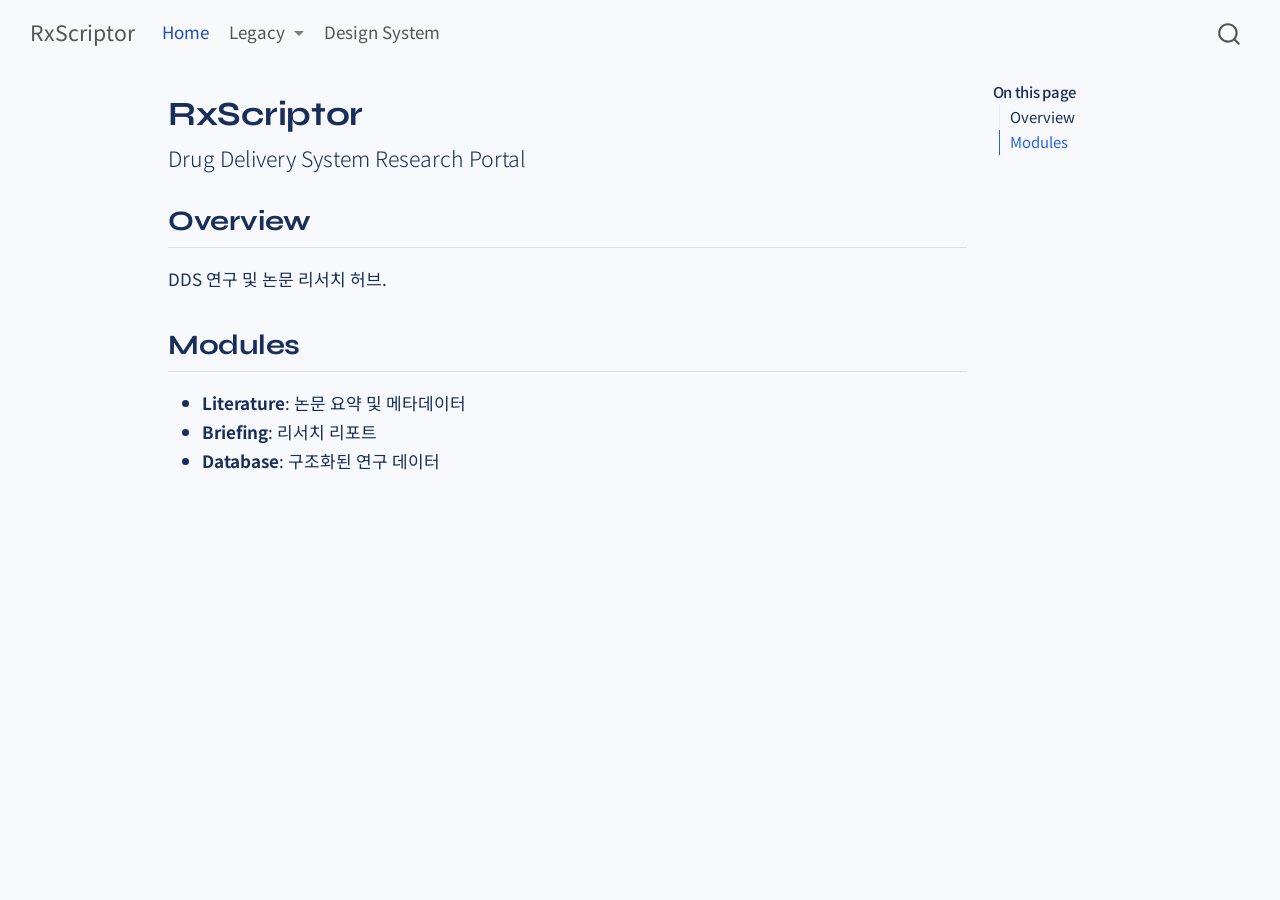
<file: index.html>
<!DOCTYPE html>
<html xmlns="http://www.w3.org/1999/xhtml" lang="en" xml:lang="en"><head>

<meta charset="utf-8">
<meta name="generator" content="quarto-1.9.37">

<meta name="viewport" content="width=device-width, initial-scale=1.0, user-scalable=yes">


<title>RxScriptor</title>
<style>
/* Default styles provided by pandoc.
** See https://pandoc.org/MANUAL.html#variables-for-html for config info.
*/
code{white-space: pre-wrap;}
span.smallcaps{font-variant: small-caps;}
div.columns{display: flex; gap: min(4vw, 1.5em);}
div.column{flex: auto; overflow-x: auto;}
div.hanging-indent{margin-left: 1.5em; text-indent: -1.5em;}
ul.task-list{list-style: none;}
ul.task-list li input[type="checkbox"] {
  width: 0.8em;
  margin: 0 0.8em 0.2em -1em; /* quarto-specific, see https://github.com/quarto-dev/quarto-cli/issues/4556 */ 
  vertical-align: middle;
}
</style>


<script src="site_libs/quarto-nav/quarto-nav.js"></script>
<script src="site_libs/quarto-nav/headroom.min.js"></script>
<script src="site_libs/clipboard/clipboard.min.js"></script>
<script src="site_libs/quarto-search/autocomplete.umd.js"></script>
<script src="site_libs/quarto-search/fuse.min.js"></script>
<script src="site_libs/quarto-search/quarto-search.js"></script>
<meta name="quarto:offset" content="./">
<script src="site_libs/quarto-html/quarto.js" type="module"></script>
<script src="site_libs/quarto-html/tabsets/tabsets.js" type="module"></script>
<script src="site_libs/quarto-html/popper.min.js"></script>
<script src="site_libs/quarto-html/tippy.umd.min.js"></script>
<script src="site_libs/quarto-html/anchor.min.js"></script>
<link href="site_libs/quarto-html/tippy.css" rel="stylesheet">
<link href="site_libs/quarto-html/quarto-syntax-highlighting-7f8f88aac4f3542376d5c11b86a4c14d.css" rel="stylesheet" id="quarto-text-highlighting-styles">
<script src="site_libs/bootstrap/bootstrap.min.js"></script>
<link href="site_libs/bootstrap/bootstrap-icons.css" rel="stylesheet">
<link href="site_libs/bootstrap/bootstrap-4897d45d2f75ed4f519693be625836c5.min.css" rel="stylesheet" append-hash="true" id="quarto-bootstrap" data-mode="light">
<script id="quarto-search-options" type="application/json">{
  "location": "navbar",
  "copy-button": false,
  "collapse-after": 3,
  "panel-placement": "end",
  "type": "overlay",
  "limit": 50,
  "keyboard-shortcut": [
    "f",
    "/",
    "s"
  ],
  "show-item-context": false,
  "language": {
    "search-no-results-text": "No results",
    "search-matching-documents-text": "matching documents",
    "search-copy-link-title": "Copy link to search",
    "search-hide-matches-text": "Hide additional matches",
    "search-more-match-text": "more match in this document",
    "search-more-matches-text": "more matches in this document",
    "search-clear-button-title": "Clear",
    "search-text-placeholder": "",
    "search-detached-cancel-button-title": "Cancel",
    "search-submit-button-title": "Submit",
    "search-label": "Search"
  }
}</script>


<link rel="stylesheet" href="design-systems/rxscript/tokens/rxscript-tokens.css">
<link rel="stylesheet" href="assets/css/styles.css">
</head>

<body class="nav-fixed quarto-light">

<div id="quarto-search-results"></div>
  <header id="quarto-header" class="headroom fixed-top">
    <nav class="navbar navbar-expand-lg " data-bs-theme="dark">
      <div class="navbar-container container-fluid">
      <div class="navbar-brand-container mx-auto">
    <a class="navbar-brand" href="./index.html">
    <span class="navbar-title">RxScriptor</span>
    </a>
  </div>
            <div id="quarto-search" class="" title="Search"></div>
          <button class="navbar-toggler" type="button" data-bs-toggle="collapse" data-bs-target="#navbarCollapse" aria-controls="navbarCollapse" role="menu" aria-expanded="false" aria-label="Toggle navigation" onclick="if (window.quartoToggleHeadroom) { window.quartoToggleHeadroom(); }">
  <span class="navbar-toggler-icon"></span>
</button>
          <div class="collapse navbar-collapse" id="navbarCollapse">
            <ul class="navbar-nav navbar-nav-scroll me-auto">
  <li class="nav-item">
    <a class="nav-link active" href="./index.html" aria-current="page"> 
<span class="menu-text">Home</span></a>
  </li>  
  <li class="nav-item dropdown ">
    <a class="nav-link dropdown-toggle" href="#" id="nav-menu-legacy" role="link" data-bs-toggle="dropdown" aria-expanded="false">
 <span class="menu-text">Legacy</span>
    </a>
    <ul class="dropdown-menu" aria-labelledby="nav-menu-legacy">    
        <li>
    <a class="dropdown-item" href="./projects/_legacy/literature/summaries/">
 <span class="dropdown-text">Literature</span></a>
  </li>  
        <li>
    <a class="dropdown-item" href="./projects/_legacy/briefing/reports/">
 <span class="dropdown-text">Briefings</span></a>
  </li>  
    </ul>
  </li>
  <li class="nav-item">
    <a class="nav-link" href="./design-systems/rxscript/docs/DESIGN-SYSTEM.html"> 
<span class="menu-text">Design System</span></a>
  </li>  
</ul>
          </div> <!-- /navcollapse -->
            <div class="quarto-navbar-tools">
</div>
      </div> <!-- /container-fluid -->
    </nav>
</header>
<!-- content -->
<div id="quarto-content" class="quarto-container page-columns page-rows-contents page-layout-article page-navbar">
<!-- sidebar -->
<!-- margin-sidebar -->
    <div id="quarto-margin-sidebar" class="sidebar margin-sidebar">
        <nav id="TOC" role="doc-toc" class="toc-active">
    <h2 id="toc-title">On this page</h2>
   
  <ul>
  <li><a href="#overview" id="toc-overview" class="nav-link active" data-scroll-target="#overview">Overview</a></li>
  <li><a href="#modules" id="toc-modules" class="nav-link" data-scroll-target="#modules">Modules</a></li>
  </ul>
</nav>
    </div>
<!-- main -->
<main class="content" id="quarto-document-content">

<header id="title-block-header" class="quarto-title-block default">
<div class="quarto-title">
<h1 class="title">RxScriptor</h1>
<p class="subtitle lead">Drug Delivery System Research Portal</p>
</div>



<div class="quarto-title-meta">

    
  
    
  </div>
  


</header>


<section id="overview" class="level2">
<h2 class="anchored" data-anchor-id="overview">Overview</h2>
<p>DDS 연구 및 논문 리서치 허브.</p>
</section>
<section id="modules" class="level2">
<h2 class="anchored" data-anchor-id="modules">Modules</h2>
<ul>
<li><strong>Literature</strong>: 논문 요약 및 메타데이터</li>
<li><strong>Briefing</strong>: 리서치 리포트</li>
<li><strong>Database</strong>: 구조화된 연구 데이터</li>
</ul>


</section>

</main> <!-- /main -->
<script id="quarto-html-after-body" type="application/javascript">
  window.document.addEventListener("DOMContentLoaded", function (event) {
    const icon = "";
    const anchorJS = new window.AnchorJS();
    anchorJS.options = {
      placement: 'right',
      icon: icon
    };
    anchorJS.add('.anchored');
    const isCodeAnnotation = (el) => {
      for (const clz of el.classList) {
        if (clz.startsWith('code-annotation-')) {                     
          return true;
        }
      }
      return false;
    }
    const onCopySuccess = function(e) {
      // button target
      const button = e.trigger;
      // don't keep focus
      button.blur();
      // flash "checked"
      button.classList.add('code-copy-button-checked');
      var currentTitle = button.getAttribute("title");
      button.setAttribute("title", "Copied!");
      let tooltip;
      if (window.bootstrap) {
        button.setAttribute("data-bs-toggle", "tooltip");
        button.setAttribute("data-bs-placement", "left");
        button.setAttribute("data-bs-title", "Copied!");
        tooltip = new bootstrap.Tooltip(button, 
          { trigger: "manual", 
            customClass: "code-copy-button-tooltip",
            offset: [0, -8]});
        tooltip.show();    
      }
      setTimeout(function() {
        if (tooltip) {
          tooltip.hide();
          button.removeAttribute("data-bs-title");
          button.removeAttribute("data-bs-toggle");
          button.removeAttribute("data-bs-placement");
        }
        button.setAttribute("title", currentTitle);
        button.classList.remove('code-copy-button-checked');
      }, 1000);
      // clear code selection
      e.clearSelection();
    }
    const getTextToCopy = function(trigger) {
      const outerScaffold = trigger.parentElement.cloneNode(true);
      const codeEl = outerScaffold.querySelector('code');
      for (const childEl of codeEl.children) {
        if (isCodeAnnotation(childEl)) {
          childEl.remove();
        }
      }
      return codeEl.innerText;
    }
    const clipboard = new window.ClipboardJS('.code-copy-button:not([data-in-quarto-modal])', {
      text: getTextToCopy
    });
    clipboard.on('success', onCopySuccess);
    if (window.document.getElementById('quarto-embedded-source-code-modal')) {
      const clipboardModal = new window.ClipboardJS('.code-copy-button[data-in-quarto-modal]', {
        text: getTextToCopy,
        container: window.document.getElementById('quarto-embedded-source-code-modal')
      });
      clipboardModal.on('success', onCopySuccess);
    }
      var localhostRegex = new RegExp(/^(?:http|https):\/\/localhost\:?[0-9]*\//);
      var mailtoRegex = new RegExp(/^mailto:/);
        var filterRegex = new RegExp('/' + window.location.host + '/');
      var isInternal = (href) => {
          return filterRegex.test(href) || localhostRegex.test(href) || mailtoRegex.test(href);
      }
      // Inspect non-navigation links and adorn them if external
     var links = window.document.querySelectorAll('a[href]:not(.nav-link):not(.navbar-brand):not(.toc-action):not(.sidebar-link):not(.sidebar-item-toggle):not(.pagination-link):not(.no-external):not([aria-hidden]):not(.dropdown-item):not(.quarto-navigation-tool):not(.about-link)');
      for (var i=0; i<links.length; i++) {
        const link = links[i];
        if (!isInternal(link.href)) {
          // undo the damage that might have been done by quarto-nav.js in the case of
          // links that we want to consider external
          if (link.dataset.originalHref !== undefined) {
            link.href = link.dataset.originalHref;
          }
        }
      }
    function tippyHover(el, contentFn, onTriggerFn, onUntriggerFn) {
      const config = {
        allowHTML: true,
        maxWidth: 500,
        delay: 100,
        arrow: false,
        appendTo: function(el) {
            return el.parentElement;
        },
        interactive: true,
        interactiveBorder: 10,
        theme: 'quarto',
        placement: 'bottom-start',
      };
      if (contentFn) {
        config.content = contentFn;
      }
      if (onTriggerFn) {
        config.onTrigger = onTriggerFn;
      }
      if (onUntriggerFn) {
        config.onUntrigger = onUntriggerFn;
      }
      window.tippy(el, config); 
    }
    const noterefs = window.document.querySelectorAll('a[role="doc-noteref"]');
    for (var i=0; i<noterefs.length; i++) {
      const ref = noterefs[i];
      tippyHover(ref, function() {
        // use id or data attribute instead here
        let href = ref.getAttribute('data-footnote-href') || ref.getAttribute('href');
        try { href = new URL(href).hash; } catch {}
        const id = href.replace(/^#\/?/, "");
        const note = window.document.getElementById(id);
        if (note) {
          return note.innerHTML;
        } else {
          return "";
        }
      });
    }
    const xrefs = window.document.querySelectorAll('a.quarto-xref');
    const processXRef = (id, note) => {
      // Strip column container classes
      const stripColumnClz = (el) => {
        el.classList.remove("page-full", "page-columns");
        if (el.children) {
          for (const child of el.children) {
            stripColumnClz(child);
          }
        }
      }
      stripColumnClz(note)
      if (id === null || id.startsWith('sec-')) {
        // Special case sections, only their first couple elements
        const container = document.createElement("div");
        if (note.children && note.children.length > 2) {
          container.appendChild(note.children[0].cloneNode(true));
          for (let i = 1; i < note.children.length; i++) {
            const child = note.children[i];
            if (child.tagName === "P" && child.innerText === "") {
              continue;
            } else {
              container.appendChild(child.cloneNode(true));
              break;
            }
          }
          if (window.Quarto?.typesetMath) {
            window.Quarto.typesetMath(container);
          }
          return container.innerHTML
        } else {
          if (window.Quarto?.typesetMath) {
            window.Quarto.typesetMath(note);
          }
          return note.innerHTML;
        }
      } else {
        // Remove any anchor links if they are present
        const anchorLink = note.querySelector('a.anchorjs-link');
        if (anchorLink) {
          anchorLink.remove();
        }
        if (window.Quarto?.typesetMath) {
          window.Quarto.typesetMath(note);
        }
        if (note.classList.contains("callout")) {
          return note.outerHTML;
        } else {
          return note.innerHTML;
        }
      }
    }
    for (var i=0; i<xrefs.length; i++) {
      const xref = xrefs[i];
      tippyHover(xref, undefined, function(instance) {
        instance.disable();
        let url = xref.getAttribute('href');
        let hash = undefined; 
        if (url.startsWith('#')) {
          hash = url;
        } else {
          try { hash = new URL(url).hash; } catch {}
        }
        if (hash) {
          const id = hash.replace(/^#\/?/, "");
          const note = window.document.getElementById(id);
          if (note !== null) {
            try {
              const html = processXRef(id, note.cloneNode(true));
              instance.setContent(html);
            } finally {
              instance.enable();
              instance.show();
            }
          } else {
            // See if we can fetch this
            fetch(url.split('#')[0])
            .then(res => res.text())
            .then(html => {
              const parser = new DOMParser();
              const htmlDoc = parser.parseFromString(html, "text/html");
              const note = htmlDoc.getElementById(id);
              if (note !== null) {
                const html = processXRef(id, note);
                instance.setContent(html);
              } 
            }).finally(() => {
              instance.enable();
              instance.show();
            });
          }
        } else {
          // See if we can fetch a full url (with no hash to target)
          // This is a special case and we should probably do some content thinning / targeting
          fetch(url)
          .then(res => res.text())
          .then(html => {
            const parser = new DOMParser();
            const htmlDoc = parser.parseFromString(html, "text/html");
            const note = htmlDoc.querySelector('main.content');
            if (note !== null) {
              // This should only happen for chapter cross references
              // (since there is no id in the URL)
              // remove the first header
              if (note.children.length > 0 && note.children[0].tagName === "HEADER") {
                note.children[0].remove();
              }
              const html = processXRef(null, note);
              instance.setContent(html);
            } 
          }).finally(() => {
            instance.enable();
            instance.show();
          });
        }
      }, function(instance) {
      });
    }
        let selectedAnnoteEl;
        const selectorForAnnotation = ( cell, annotation) => {
          let cellAttr = 'data-code-cell="' + cell + '"';
          let lineAttr = 'data-code-annotation="' +  annotation + '"';
          const selector = 'span[' + cellAttr + '][' + lineAttr + ']';
          return selector;
        }
        const selectCodeLines = (annoteEl) => {
          const doc = window.document;
          const targetCell = annoteEl.getAttribute("data-target-cell");
          const targetAnnotation = annoteEl.getAttribute("data-target-annotation");
          const annoteSpan = window.document.querySelector(selectorForAnnotation(targetCell, targetAnnotation));
          const lines = annoteSpan.getAttribute("data-code-lines").split(",");
          const lineIds = lines.map((line) => {
            return targetCell + "-" + line;
          })
          let top = null;
          let height = null;
          let parent = null;
          if (lineIds.length > 0) {
              //compute the position of the single el (top and bottom and make a div)
              const el = window.document.getElementById(lineIds[0]);
              top = el.offsetTop;
              height = el.offsetHeight;
              parent = el.parentElement.parentElement;
            if (lineIds.length > 1) {
              const lastEl = window.document.getElementById(lineIds[lineIds.length - 1]);
              const bottom = lastEl.offsetTop + lastEl.offsetHeight;
              height = bottom - top;
            }
            if (top !== null && height !== null && parent !== null) {
              // cook up a div (if necessary) and position it 
              let div = window.document.getElementById("code-annotation-line-highlight");
              if (div === null) {
                div = window.document.createElement("div");
                div.setAttribute("id", "code-annotation-line-highlight");
                div.style.position = 'absolute';
                parent.appendChild(div);
              }
              div.style.top = top - 2 + "px";
              div.style.height = height + 4 + "px";
              div.style.left = 0;
              let gutterDiv = window.document.getElementById("code-annotation-line-highlight-gutter");
              if (gutterDiv === null) {
                gutterDiv = window.document.createElement("div");
                gutterDiv.setAttribute("id", "code-annotation-line-highlight-gutter");
                gutterDiv.style.position = 'absolute';
                const codeCell = window.document.getElementById(targetCell);
                const gutter = codeCell.querySelector('.code-annotation-gutter');
                gutter.appendChild(gutterDiv);
              }
              gutterDiv.style.top = top - 2 + "px";
              gutterDiv.style.height = height + 4 + "px";
            }
            selectedAnnoteEl = annoteEl;
          }
        };
        const unselectCodeLines = () => {
          const elementsIds = ["code-annotation-line-highlight", "code-annotation-line-highlight-gutter"];
          elementsIds.forEach((elId) => {
            const div = window.document.getElementById(elId);
            if (div) {
              div.remove();
            }
          });
          selectedAnnoteEl = undefined;
        };
          // Handle positioning of the toggle
      window.addEventListener(
        "resize",
        throttle(() => {
          elRect = undefined;
          if (selectedAnnoteEl) {
            selectCodeLines(selectedAnnoteEl);
          }
        }, 10)
      );
      function throttle(fn, ms) {
      let throttle = false;
      let timer;
        return (...args) => {
          if(!throttle) { // first call gets through
              fn.apply(this, args);
              throttle = true;
          } else { // all the others get throttled
              if(timer) clearTimeout(timer); // cancel #2
              timer = setTimeout(() => {
                fn.apply(this, args);
                timer = throttle = false;
              }, ms);
          }
        };
      }
        // Attach click handler to the DT
        const annoteDls = window.document.querySelectorAll('dt[data-target-cell]');
        for (const annoteDlNode of annoteDls) {
          annoteDlNode.addEventListener('click', (event) => {
            const clickedEl = event.target;
            if (clickedEl !== selectedAnnoteEl) {
              unselectCodeLines();
              const activeEl = window.document.querySelector('dt[data-target-cell].code-annotation-active');
              if (activeEl) {
                activeEl.classList.remove('code-annotation-active');
              }
              selectCodeLines(clickedEl);
              clickedEl.classList.add('code-annotation-active');
            } else {
              // Unselect the line
              unselectCodeLines();
              clickedEl.classList.remove('code-annotation-active');
            }
          });
        }
    const findCites = (el) => {
      const parentEl = el.parentElement;
      if (parentEl) {
        const cites = parentEl.dataset.cites;
        if (cites) {
          return {
            el,
            cites: cites.split(' ')
          };
        } else {
          return findCites(el.parentElement)
        }
      } else {
        return undefined;
      }
    };
    var bibliorefs = window.document.querySelectorAll('a[role="doc-biblioref"]');
    for (var i=0; i<bibliorefs.length; i++) {
      const ref = bibliorefs[i];
      const citeInfo = findCites(ref);
      if (citeInfo) {
        tippyHover(citeInfo.el, function() {
          var popup = window.document.createElement('div');
          citeInfo.cites.forEach(function(cite) {
            var citeDiv = window.document.createElement('div');
            citeDiv.classList.add('hanging-indent');
            citeDiv.classList.add('csl-entry');
            var biblioDiv = window.document.getElementById('ref-' + cite);
            if (biblioDiv) {
              citeDiv.innerHTML = biblioDiv.innerHTML;
            }
            popup.appendChild(citeDiv);
          });
          return popup.innerHTML;
        });
      }
    }
  });
  </script>
</div> <!-- /content -->




</body></html>
</file>
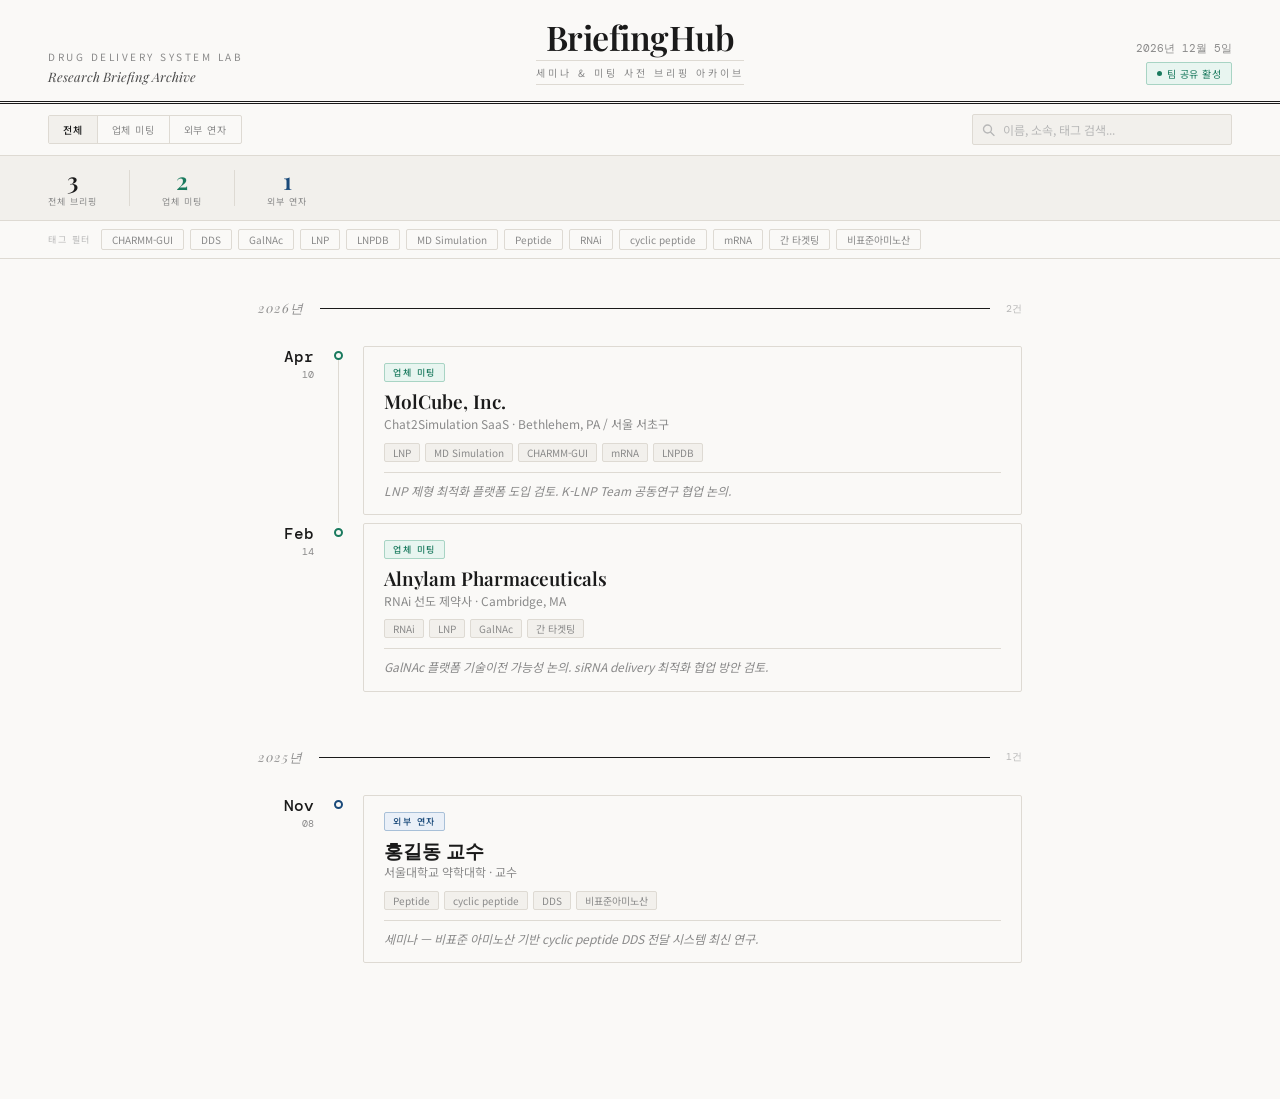
<file: _import/brief/index.html>
<!DOCTYPE html>
<html lang="ko">
<head>
<meta charset="UTF-8">
<meta name="viewport" content="width=device-width, initial-scale=1.0">
<title>BriefingHub — DDS 연구팀</title>
<link href="https://fonts.googleapis.com/css2?family=Noto+Sans+KR:wght@300;400;500;700&family=Playfair+Display:ital,wght@0,400;0,600;1,400&family=DM+Mono:wght@400;500&display=swap" rel="stylesheet">
<style>
:root{
  --ink:#1a1a1a;--ink-2:#4a4a4a;--ink-3:#8a8a8a;--ink-4:#b8b8b8;
  --paper:#faf9f7;--paper-2:#f2f0ec;--paper-3:#e8e5de;--rule:#dedad3;
  --teal:#1a7a5e;--teal-lt:#e8f5f0;--teal-bd:#a8d4c4;
  --blue:#1a4a7a;--blue-lt:#eaf0f8;--blue-bd:#a8c0d8;
}
*,*::before,*::after{box-sizing:border-box;margin:0;padding:0;}
html{font-size:14px;-webkit-text-size-adjust:100%;}
body{font-family:'Noto Sans KR',sans-serif;background:var(--paper);color:var(--ink);min-height:100vh;}

/* MASTHEAD */
.masthead{border-bottom:3px double var(--ink);padding:20px 48px 16px;display:grid;grid-template-columns:1fr auto 1fr;align-items:end;gap:16px;}
.mh-left{display:flex;flex-direction:column;gap:4px;}
.mh-eyebrow{font-size:10px;letter-spacing:2.5px;text-transform:uppercase;color:var(--ink-3);}
.mh-org{font-family:'Playfair Display',serif;font-size:13px;color:var(--ink-2);font-style:italic;}
.mh-center{text-align:center;}
.mh-title{font-family:'Playfair Display',serif;font-size:34px;font-weight:600;letter-spacing:-0.5px;line-height:1;color:var(--ink);}
.mh-sub{font-size:10px;letter-spacing:3px;text-transform:uppercase;color:var(--ink-3);margin-top:6px;border-top:1px solid var(--rule);border-bottom:1px solid var(--rule);padding:4px 0;}
.mh-right{display:flex;flex-direction:column;align-items:flex-end;gap:6px;}
.mh-date{font-family:'DM Mono',monospace;font-size:11px;color:var(--ink-3);}
.shared-pill{display:inline-flex;align-items:center;gap:5px;font-size:10px;letter-spacing:0.5px;color:var(--teal);border:1px solid var(--teal-bd);background:var(--teal-lt);padding:3px 10px;border-radius:2px;}
.live-dot{width:5px;height:5px;border-radius:50%;background:var(--teal);animation:blink 2s ease-in-out infinite;}
@keyframes blink{0%,100%{opacity:1}50%{opacity:.3}}

/* TOOLBAR */
.toolbar{border-bottom:1px solid var(--rule);padding:10px 48px;display:flex;align-items:center;justify-content:space-between;gap:16px;background:var(--paper);position:sticky;top:0;z-index:40;}
.filter-group{display:flex;border:1px solid var(--rule);border-radius:2px;overflow:hidden;}
.filter-btn{font-size:10px;letter-spacing:0.8px;text-transform:uppercase;color:var(--ink-3);padding:6px 14px;border:none;border-left:1px solid var(--rule);background:transparent;cursor:pointer;font-family:'Noto Sans KR',sans-serif;transition:all .15s;}
.filter-btn:first-child{border-left:none;}
.filter-btn.active{color:var(--ink);background:var(--paper-2);font-weight:500;}
.filter-btn:hover:not(.active){color:var(--ink-2);background:var(--paper-2);}
.search-wrap{position:relative;flex:1;max-width:260px;}
.search-ico{position:absolute;left:10px;top:50%;transform:translateY(-50%);color:var(--ink-4);pointer-events:none;}
.search-input{width:100%;font-size:12px;font-family:'Noto Sans KR',sans-serif;color:var(--ink);background:var(--paper-2);border:1px solid var(--rule);border-radius:2px;padding:6px 10px 6px 30px;outline:none;transition:border-color .15s;}
.search-input::placeholder{color:var(--ink-4);}
.search-input:focus{border-color:var(--ink-3);}

/* STATS */
.stats-bar{border-bottom:1px solid var(--rule);padding:12px 48px;display:flex;gap:32px;align-items:center;background:var(--paper-2);}
.stat-item{text-align:center;}
.stat-num{font-family:'Playfair Display',serif;font-size:24px;font-weight:600;color:var(--ink);display:block;line-height:1;}
.stat-num.teal{color:var(--teal);}
.stat-num.blue{color:var(--blue);}
.stat-lbl{font-size:9px;letter-spacing:1px;text-transform:uppercase;color:var(--ink-3);margin-top:3px;}
.stat-div{width:1px;height:36px;background:var(--rule);}

/* TAG BAR */
.tag-bar{border-bottom:1px solid var(--rule);padding:8px 48px;display:flex;gap:6px;flex-wrap:wrap;align-items:center;}
.tag-lbl{font-size:9px;letter-spacing:1.5px;text-transform:uppercase;color:var(--ink-4);margin-right:4px;}
.tag-pill{font-size:10px;color:var(--ink-3);border:1px solid var(--rule);padding:2px 10px;border-radius:2px;cursor:pointer;background:transparent;font-family:'Noto Sans KR',sans-serif;transition:all .12s;}
.tag-pill:hover{color:var(--ink);border-color:var(--ink-3);}
.tag-pill.on{color:var(--teal);border-color:var(--teal-bd);background:var(--teal-lt);font-weight:500;}

/* NOTICE BANNER */
.notice{margin:20px 48px 0;padding:10px 16px;background:var(--teal-lt);border:1px solid var(--teal-bd);border-radius:2px;font-size:12px;color:var(--teal);display:none;align-items:center;gap:10px;}
.notice.show{display:flex;}
.notice strong{font-weight:700;}

/* MAIN */
.main{max-width:860px;margin:0 auto;padding:40px 48px 80px;}

/* YEAR */
.year-block{margin-bottom:48px;}
.year-header{display:flex;align-items:center;gap:16px;margin-bottom:28px;}
.year-num{font-family:'Playfair Display',serif;font-size:13px;font-style:italic;color:var(--ink-3);letter-spacing:1px;white-space:nowrap;}
.year-rule{flex:1;height:1px;background:var(--ink);}
.year-count{font-family:'DM Mono',monospace;font-size:10px;color:var(--ink-4);}

/* TIMELINE ENTRY */
.tl-entry{display:grid;grid-template-columns:56px 1px 1fr;gap:0 24px;animation:fadeUp .3s ease both;}
@keyframes fadeUp{from{opacity:0;transform:translateY(8px)}to{opacity:1;transform:translateY(0)}}
.tl-datecol{text-align:right;padding-top:3px;}
.tl-month{font-family:'DM Mono',monospace;font-size:16px;font-weight:500;color:var(--ink);display:block;line-height:1;}
.tl-day{font-family:'DM Mono',monospace;font-size:10px;color:var(--ink-3);display:block;margin-top:3px;}
.tl-spine{display:flex;flex-direction:column;align-items:center;}
.tl-node{width:9px;height:9px;border-radius:50%;border:2px solid var(--teal);background:var(--paper);flex-shrink:0;margin-top:5px;}
.tl-node.blue{border-color:var(--blue);}
.tl-line{width:1px;flex:1;background:var(--rule);min-height:28px;}

/* CARD */
.tl-card{background:var(--paper);border:1px solid var(--rule);border-radius:2px;padding:16px 20px 14px;margin-bottom:8px;cursor:pointer;position:relative;transition:border-color .15s,background .15s;overflow:hidden;}
.tl-card::before{content:'';position:absolute;left:0;top:0;bottom:0;width:3px;background:var(--teal);opacity:0;transition:opacity .15s;}
.tl-card.blue-accent::before{background:var(--blue);}
.tl-card:hover{border-color:var(--ink-3);background:var(--paper-2);}
.tl-card:hover::before,.tl-card.selected::before{opacity:1;}
.tl-card.selected{border-color:var(--ink);background:var(--paper-2);}
.tl-card-head{display:flex;align-items:center;justify-content:space-between;margin-bottom:8px;gap:8px;}
.tl-type{font-size:9px;letter-spacing:1.5px;text-transform:uppercase;font-weight:500;padding:2px 8px;border-radius:2px;}
.tl-type.company{color:var(--teal);background:var(--teal-lt);border:1px solid var(--teal-bd);}
.tl-type.speaker{color:var(--blue);background:var(--blue-lt);border:1px solid var(--blue-bd);}
.tl-arrow{font-size:11px;color:var(--ink-4);opacity:0;transition:opacity .15s;}
.tl-card:hover .tl-arrow,.tl-card.selected .tl-arrow{opacity:1;color:var(--ink-2);}
.tl-name{font-family:'Playfair Display',serif;font-size:19px;font-weight:600;color:var(--ink);margin-bottom:3px;line-height:1.2;}
.tl-sub{font-size:12px;color:var(--ink-3);margin-bottom:10px;line-height:1.4;}
.tl-tags{display:flex;gap:5px;flex-wrap:wrap;margin-bottom:10px;}
.tl-tag{font-size:10px;color:var(--ink-3);border:1px solid var(--rule);padding:1px 8px;border-radius:2px;background:var(--paper-2);}
.tl-memo{font-size:12px;color:var(--ink-3);border-top:1px solid var(--rule);padding-top:8px;line-height:1.6;font-style:italic;}

/* DETAIL DRAWER */
.detail-drawer{display:none;margin-bottom:20px;animation:slideIn .2s ease;}
@keyframes slideIn{from{opacity:0;transform:translateY(-6px)}to{opacity:1;transform:translateY(0)}}
.detail-drawer.open{display:block;}
.drawer-inner{background:var(--paper-2);border:1px solid var(--rule);border-top:none;border-radius:0 0 2px 2px;padding:16px 20px;}
.drawer-row{display:grid;grid-template-columns:80px 1fr;border-bottom:1px solid var(--rule);padding:7px 0;}
.drawer-row:last-of-type{border-bottom:none;}
.drawer-lbl{font-size:10px;letter-spacing:0.5px;text-transform:uppercase;color:var(--ink-4);padding-top:1px;}
.drawer-val{font-size:12px;color:var(--ink);line-height:1.6;}
.drawer-val a{color:var(--teal);text-decoration:none;font-weight:500;}
.drawer-val a:hover{text-decoration:underline;}
.drawer-actions{display:flex;gap:8px;margin-top:14px;flex-wrap:wrap;}
.dbtn{font-size:10px;letter-spacing:0.8px;text-transform:uppercase;font-family:'Noto Sans KR',sans-serif;color:var(--ink-2);border:1px solid var(--rule);background:var(--paper);padding:6px 14px;border-radius:2px;cursor:pointer;transition:all .12s;}
.dbtn:hover{border-color:var(--ink-3);color:var(--ink);}
.dbtn.primary{background:var(--teal);color:var(--paper);border-color:var(--teal);}
.dbtn.primary:hover{background:#155e49;}
.no-file{font-size:11px;color:var(--ink-4);font-style:italic;}

/* EMPTY / LOADING */
.state-box{text-align:center;padding:64px 20px;color:var(--ink-3);border:1px dashed var(--rule);border-radius:2px;margin:24px 0;}
.state-title{font-family:'Playfair Display',serif;font-size:20px;font-style:italic;margin-bottom:8px;color:var(--ink-4);}
.state-sub{font-size:12px;color:var(--ink-4);}
.spinner{display:inline-block;width:18px;height:18px;border:2px solid var(--rule);border-top-color:var(--teal);border-radius:50%;animation:spin .7s linear infinite;margin-bottom:12px;}
@keyframes spin{to{transform:rotate(360deg)}}

/* RESPONSIVE */
@media(max-width:720px){
  .masthead{grid-template-columns:1fr;text-align:center;padding:16px 20px 12px;gap:8px;}
  .mh-left,.mh-right{align-items:center;}
  .toolbar,.stats-bar,.tag-bar,.notice{padding-left:20px;padding-right:20px;}
  .main{padding:24px 20px 60px;}
  .tl-entry{grid-template-columns:44px 1px 1fr;gap:0 14px;}
  .tl-month{font-size:13px;}
  .tl-name{font-size:16px;}
}
@media print{
  .toolbar,.notice{display:none!important;}
  body{background:white;}
  @page{margin:14mm;}
}
</style>
</head>
<body>

<!-- MASTHEAD -->
<header class="masthead">
  <div class="mh-left">
    <span class="mh-eyebrow">Drug Delivery System Lab</span>
    <span class="mh-org">Research Briefing Archive</span>
  </div>
  <div class="mh-center">
    <div class="mh-title">BriefingHub</div>
    <div class="mh-sub">세미나 &amp; 미팅 사전 브리핑 아카이브</div>
  </div>
  <div class="mh-right">
    <span class="mh-date" id="today"></span>
    <span class="shared-pill"><span class="live-dot"></span>팀 공유 활성</span>
  </div>
</header>

<!-- TOOLBAR -->
<div class="toolbar">
  <div class="filter-group">
    <button class="filter-btn active" onclick="setFilter(this,'all')">전체</button>
    <button class="filter-btn" onclick="setFilter(this,'company')">업체 미팅</button>
    <button class="filter-btn" onclick="setFilter(this,'speaker')">외부 연자</button>
  </div>
  <div class="search-wrap">
    <svg class="search-ico" width="13" height="13" viewBox="0 0 13 13" fill="none" stroke="currentColor" stroke-width="1.4" stroke-linecap="round">
      <circle cx="5.5" cy="5.5" r="4"/><line x1="8.5" y1="8.5" x2="12" y2="12"/>
    </svg>
    <input class="search-input" id="search" type="text" placeholder="이름, 소속, 태그 검색..." oninput="render()">
  </div>
</div>

<!-- STATS -->
<div class="stats-bar">
  <div class="stat-item"><span class="stat-num" id="s-all">—</span><div class="stat-lbl">전체 브리핑</div></div>
  <div class="stat-div"></div>
  <div class="stat-item"><span class="stat-num teal" id="s-co">—</span><div class="stat-lbl">업체 미팅</div></div>
  <div class="stat-div"></div>
  <div class="stat-item"><span class="stat-num blue" id="s-sp">—</span><div class="stat-lbl">외부 연자</div></div>
</div>

<!-- TAG BAR -->
<div class="tag-bar" id="tag-bar"><span class="tag-lbl">태그 필터</span></div>

<!-- UPDATE NOTICE -->
<div class="notice" id="notice">
  <svg width="14" height="14" viewBox="0 0 14 14" fill="none" stroke="currentColor" stroke-width="1.5" stroke-linecap="round"><circle cx="7" cy="7" r="6"/><line x1="7" y1="4" x2="7" y2="7.5"/><circle cx="7" cy="10" r=".6" fill="currentColor" stroke="none"/></svg>
  <span id="notice-text"></span>
</div>

<!-- MAIN TIMELINE -->
<main class="main" id="main">
  <div class="state-box">
    <div class="spinner"></div>
    <div class="state-title">브리핑 목록 불러오는 중</div>
    <div class="state-sub">briefings.json을 읽고 있습니다</div>
  </div>
</main>

<script>
const MONTHS=['','Jan','Feb','Mar','Apr','May','Jun','Jul','Aug','Sep','Oct','Nov','Dec'];
let data=[], activeFilter='all', activeTags=new Set(), selectedId=null;

/* ── DATA LOAD ── */
async function loadData(){
  try{
    const r=await fetch('briefings.json?_='+Date.now());
    if(!r.ok) throw new Error('fetch failed');
    data=await r.json();
    render();
  } catch(e){
    document.getElementById('main').innerHTML=`
      <div class="state-box">
        <div class="state-title">briefings.json을 찾을 수 없습니다</div>
        <div class="state-sub">로컬에서 열 경우 웹 서버가 필요합니다.<br>GitHub Pages 배포 후에는 자동으로 불러옵니다.</div>
      </div>`;
  }
}

/* ── RENDER ── */
function render(){
  const f=getFiltered();
  document.getElementById('s-all').textContent=data.length;
  document.getElementById('s-co').textContent=data.filter(d=>d.type==='company').length;
  document.getElementById('s-sp').textContent=data.filter(d=>d.type==='speaker').length;
  renderTagBar();
  renderTimeline(f);
}

function getFiltered(){
  const q=(document.getElementById('search').value||'').toLowerCase();
  return data.filter(d=>{
    if(activeFilter!=='all'&&d.type!==activeFilter)return false;
    if(activeTags.size&&![...activeTags].every(t=>d.tags.includes(t)))return false;
    if(q&&![d.name,d.sub,d.memo,...d.tags].some(s=>(s||'').toLowerCase().includes(q)))return false;
    return true;
  });
}

function renderTagBar(){
  const bar=document.getElementById('tag-bar');
  bar.innerHTML='<span class="tag-lbl">태그 필터</span>';
  const tags=new Set();
  data.forEach(d=>d.tags.forEach(t=>tags.add(t)));
  [...tags].sort().forEach(t=>{
    const b=document.createElement('button');
    b.className='tag-pill'+(activeTags.has(t)?' on':'');
    b.textContent=t;
    b.onclick=()=>{activeTags.has(t)?activeTags.delete(t):activeTags.add(t);render();};
    bar.appendChild(b);
  });
}

function renderTimeline(f){
  const area=document.getElementById('main');
  if(!f.length){
    area.innerHTML='<div class="state-box"><div class="state-title">브리핑이 없습니다</div><div class="state-sub">조건에 맞는 브리핑을 찾을 수 없습니다</div></div>';
    return;
  }
  const years=[...new Set(f.map(d=>d.date.slice(0,4)))].sort((a,b)=>b-a);
  area.innerHTML=years.map(yr=>{
    const entries=f.filter(d=>d.date.startsWith(yr));
    return`<div class="year-block">
      <div class="year-header">
        <span class="year-num">${yr}년</span>
        <span class="year-rule"></span>
        <span class="year-count">${entries.length}건</span>
      </div>
      ${entries.map((d,i)=>entryHTML(d,i,entries.length)).join('')}
    </div>`;
  }).join('');
}

function entryHTML(d,idx,total){
  const [,mm,dd]=d.date.split('-');
  const mon=MONTHS[parseInt(mm)];
  const isSel=selectedId===d.id;
  const isLast=idx===total-1;
  const tags=d.tags.map(t=>`<span class="tl-tag">${t}</span>`).join('');
  const blueC=d.type==='speaker'?' blue-accent':'';
  const nodeC=d.type==='speaker'?' blue':'';
  const typeLabel=d.type==='company'?'업체 미팅':'외부 연자';
  const hasFile=d.file&&d.file.trim();

  const drawer=isSel?`
    <div class="detail-drawer open">
      <div class="drawer-inner">
        <div class="drawer-row"><span class="drawer-lbl">날짜</span><span class="drawer-val">${d.date.replace(/-/g,'.')}</span></div>
        <div class="drawer-row"><span class="drawer-lbl">소속</span><span class="drawer-val">${d.sub}</span></div>
        <div class="drawer-row"><span class="drawer-lbl">메모</span><span class="drawer-val">${d.memo||'—'}</span></div>
        <div class="drawer-row"><span class="drawer-lbl">파일</span><span class="drawer-val">
          ${hasFile?`<a href="${d.file}" target="_blank">${d.file.split('/').pop()} ↗</a>`:'<span class="no-file">파일 없음 — briefings.json에 file 경로 추가 필요</span>'}
        </span></div>
        <div class="drawer-actions">
          ${hasFile?`<button class="dbtn primary" onclick="window.open('${d.file}','_blank')">브리핑 열기 ↗</button>`:''}
          <button class="dbtn" onclick="closeDetail()">닫기</button>
        </div>
      </div>
    </div>`:''

  return`<div class="tl-entry" style="animation-delay:${idx*0.05}s">
    <div class="tl-datecol"><span class="tl-month">${mon}</span><span class="tl-day">${dd}</span></div>
    <div class="tl-spine">
      <div class="tl-node${nodeC}"></div>
      ${(!isLast||isSel)?'<div class="tl-line"></div>':''}
    </div>
    <div>
      <div class="tl-card${blueC}${isSel?' selected':''}" onclick="selectEntry('${d.id}')">
        <div class="tl-card-head">
          <span class="tl-type ${d.type}">${typeLabel}</span>
          <span class="tl-arrow">상세 보기 →</span>
        </div>
        <div class="tl-name">${d.name}</div>
        <div class="tl-sub">${d.sub}</div>
        <div class="tl-tags">${tags}</div>
        <div class="tl-memo">${d.memo||''}</div>
      </div>
      ${drawer}
    </div>
  </div>`;
}

function selectEntry(id){selectedId=selectedId===id?null:id;render();}
function closeDetail(){selectedId=null;render();}
function setFilter(el,f){
  document.querySelectorAll('.filter-btn').forEach(b=>b.classList.remove('active'));
  el.classList.add('active');activeFilter=f;render();
}

document.getElementById('today').textContent=
  new Date().toLocaleDateString('ko-KR',{year:'numeric',month:'long',day:'numeric'});

loadData();
</script>
</body>
</html>
</file>
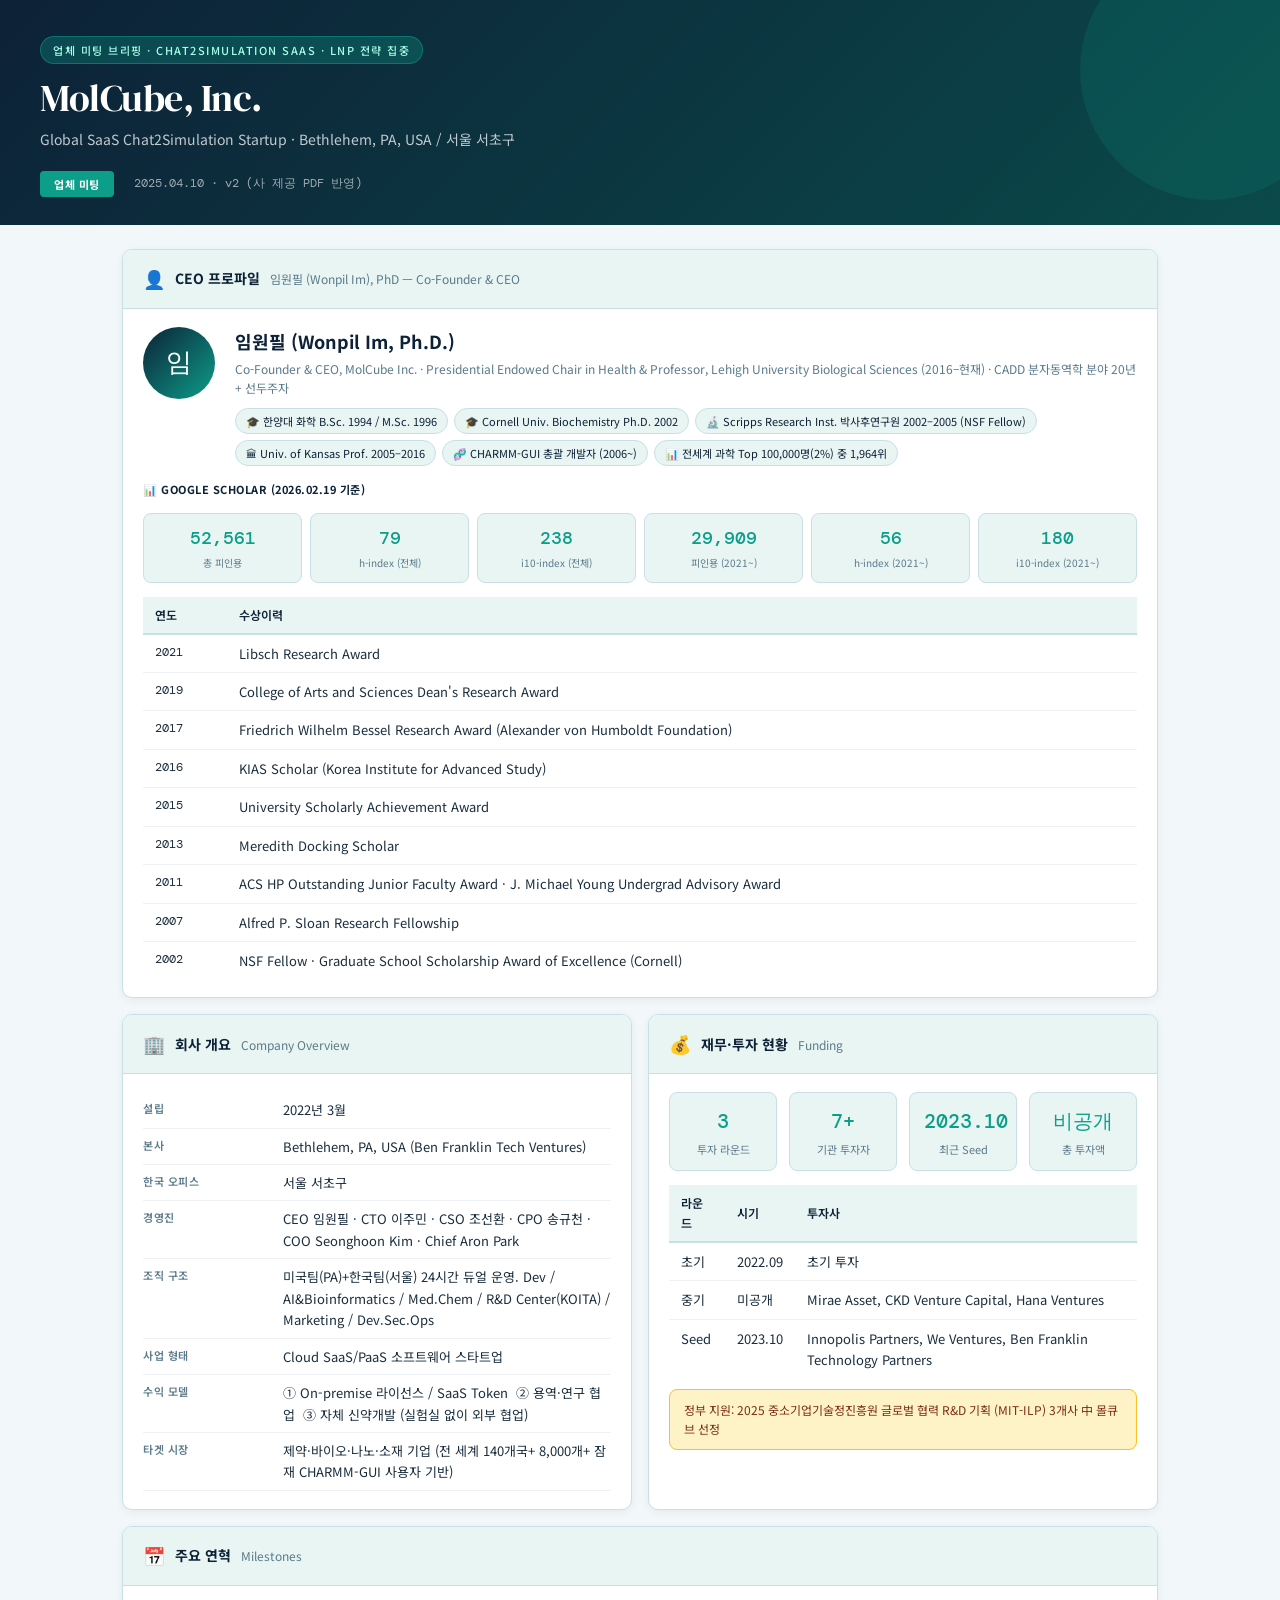
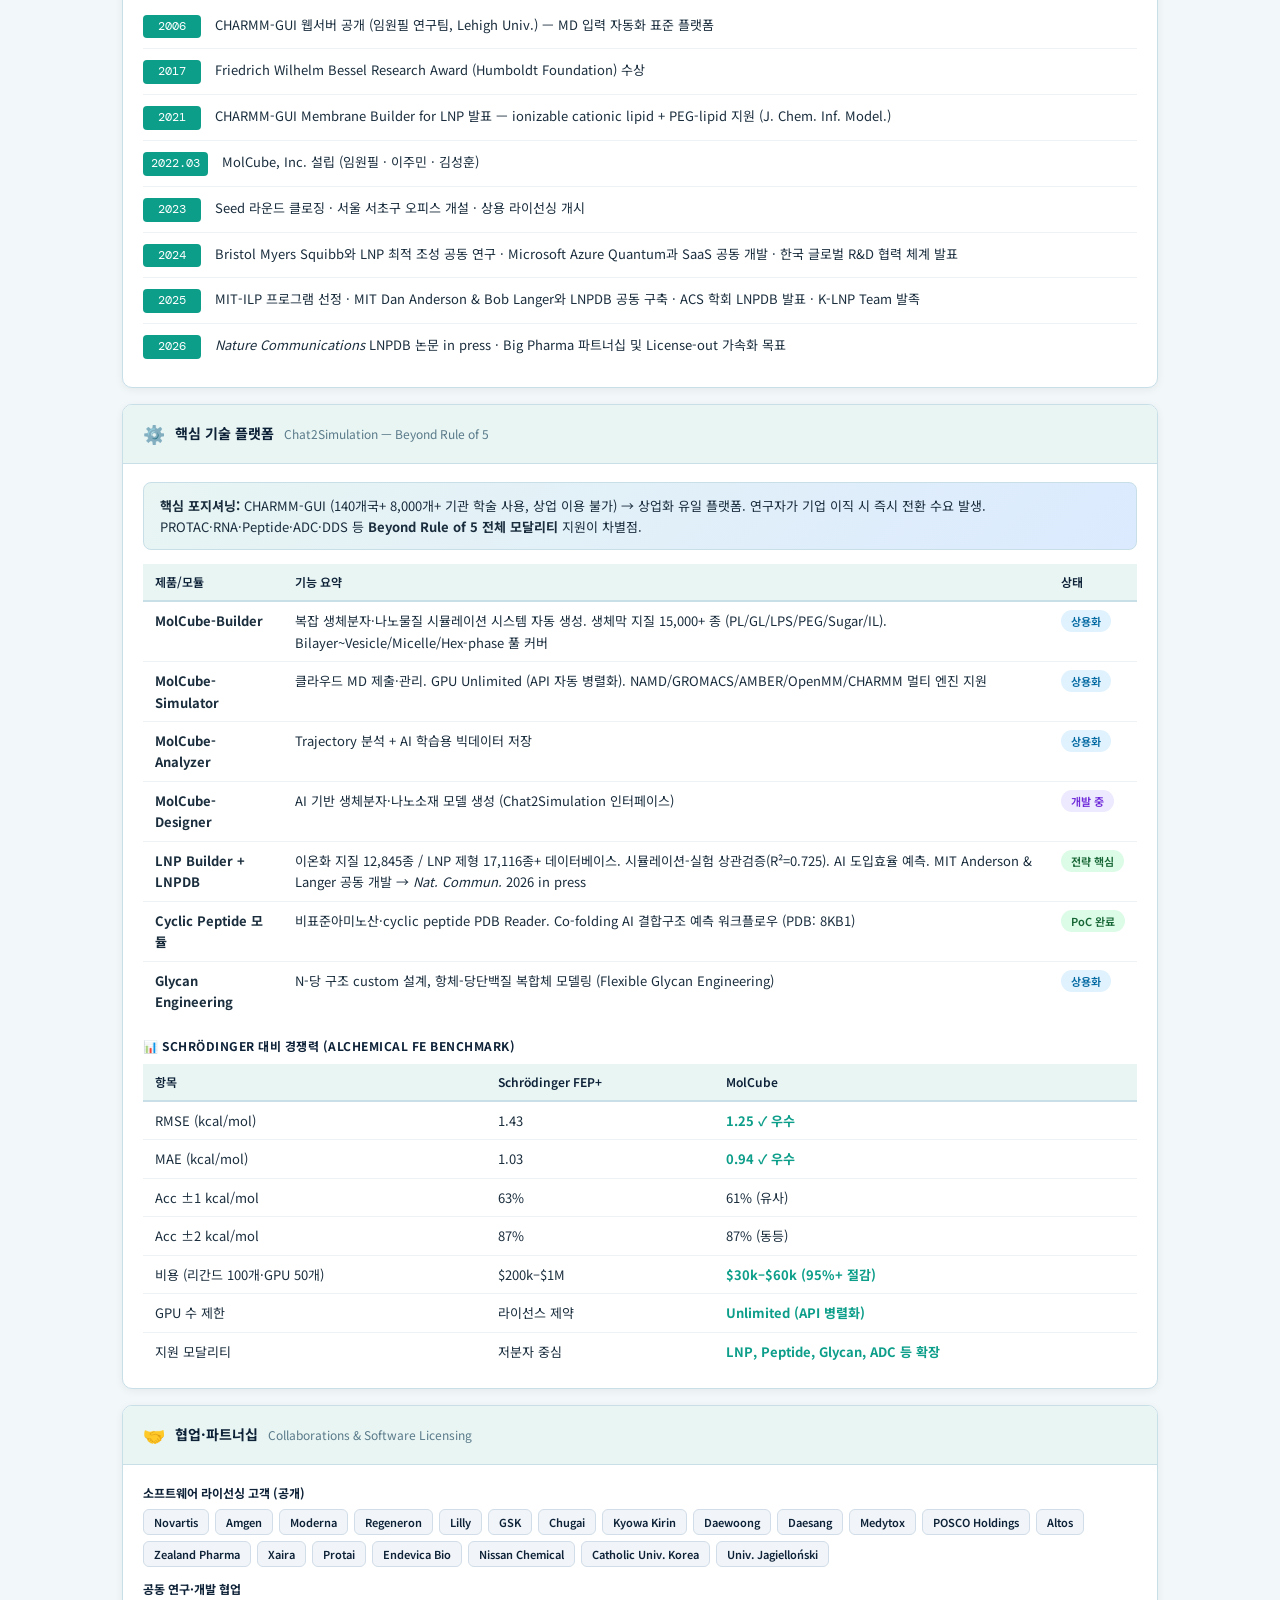
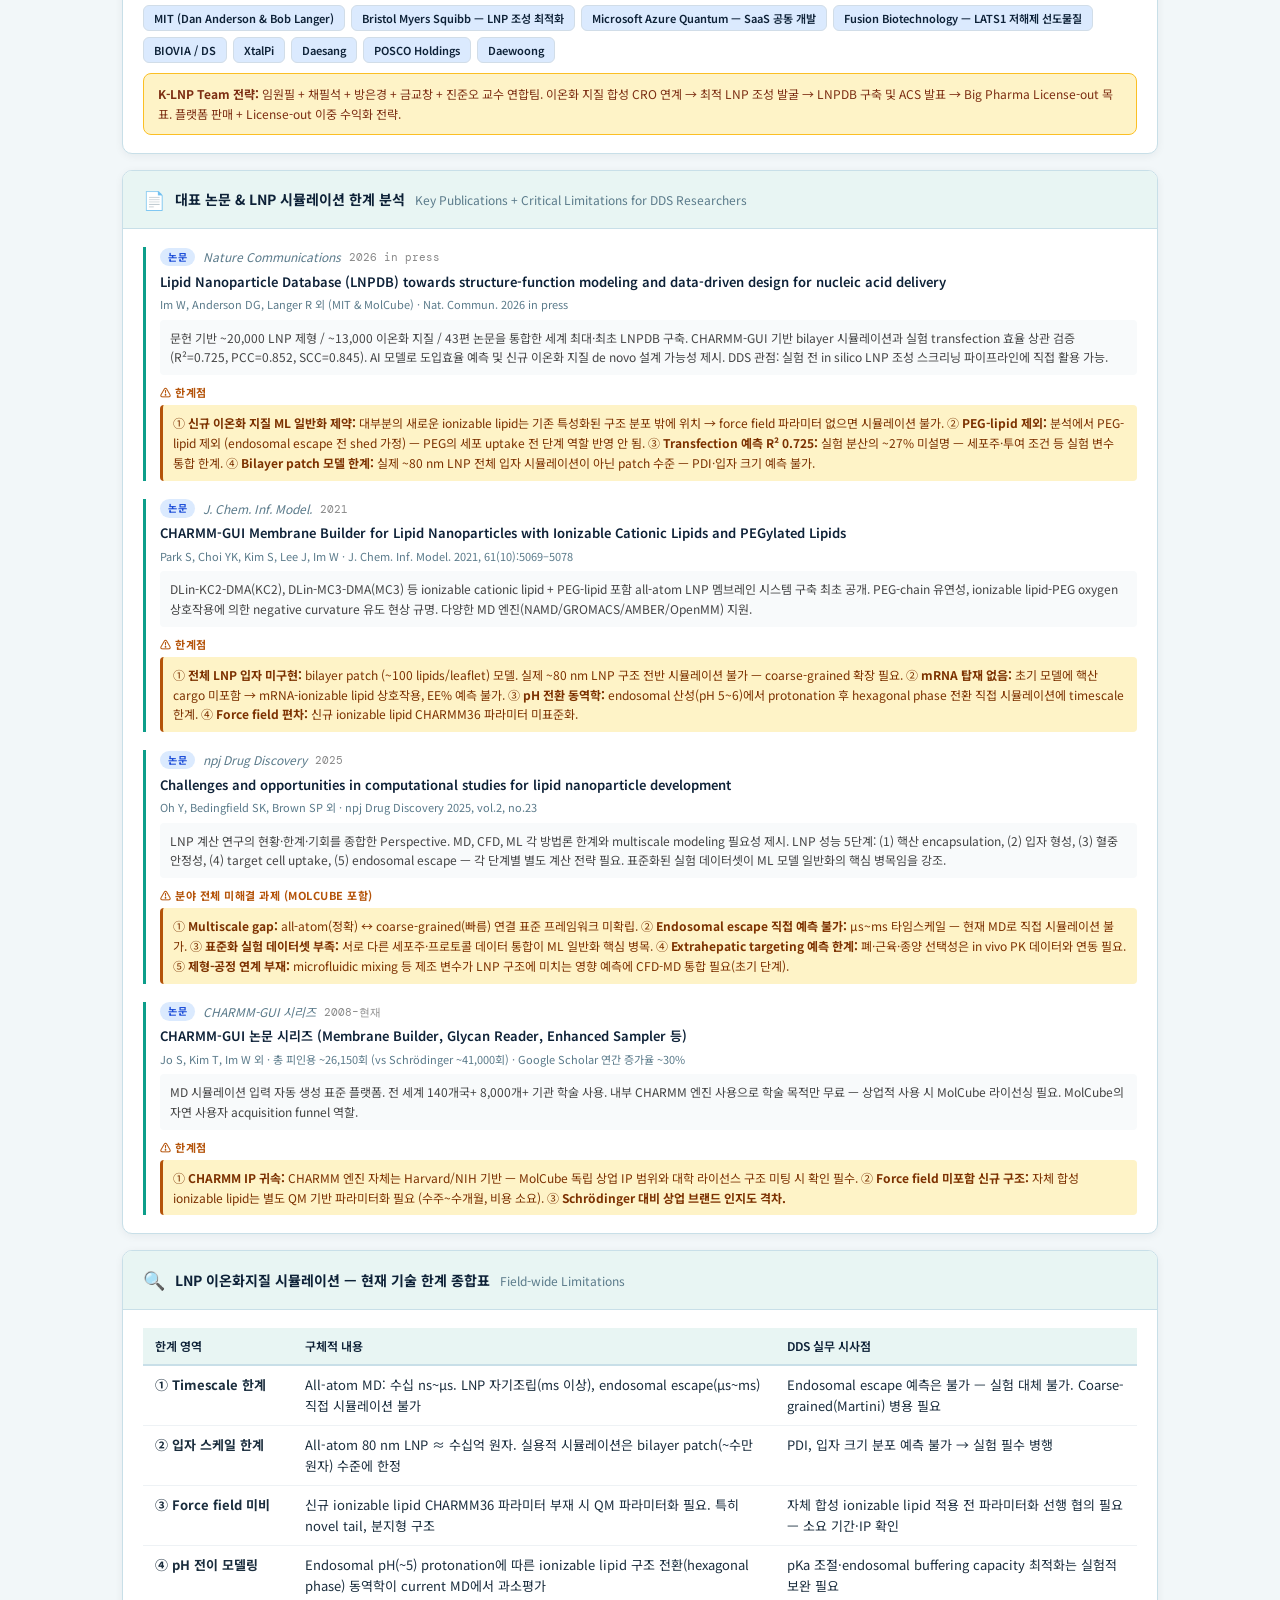
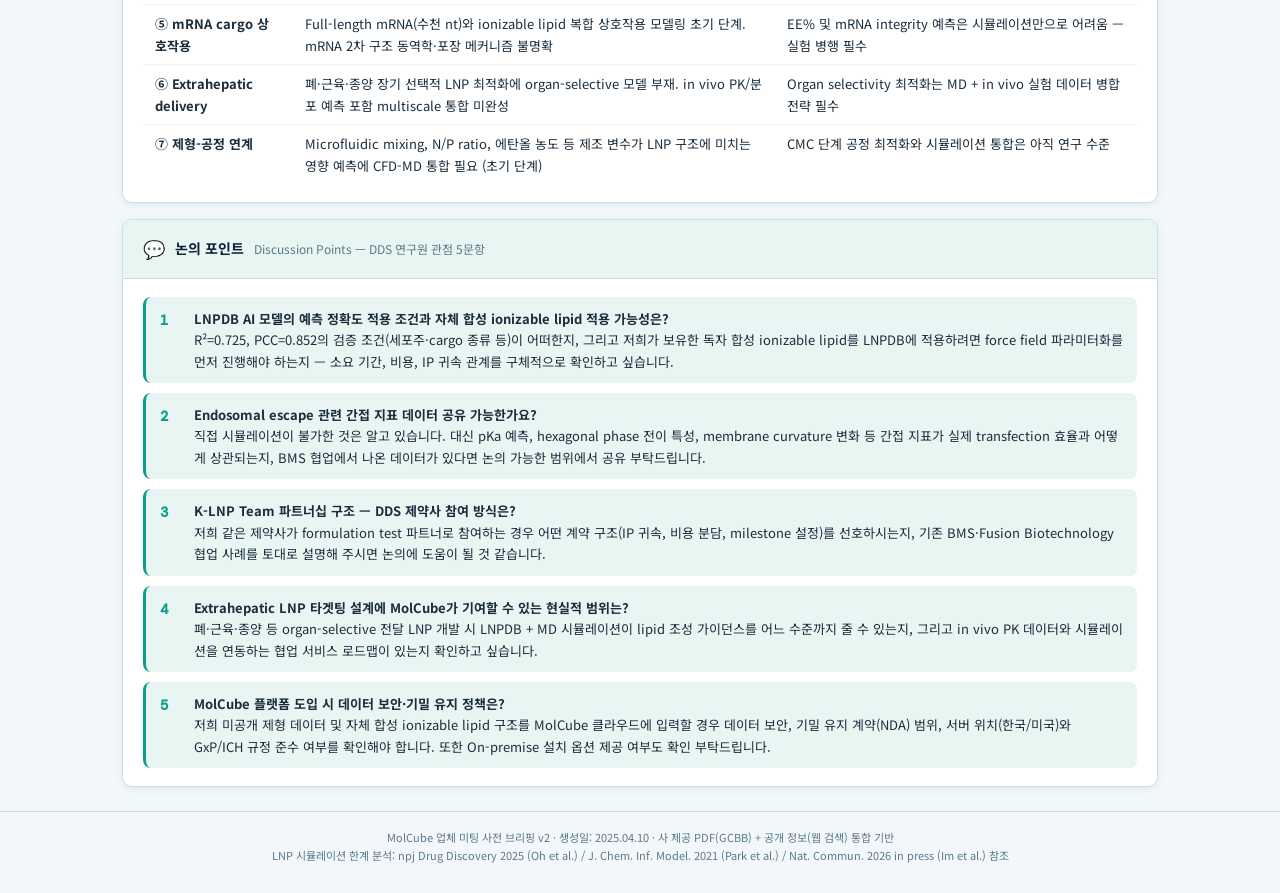
<file: briefings/briefing_company_molcube.html>
<!DOCTYPE html>
<html lang="ko">
<head>
<meta charset="UTF-8">
<meta name="viewport" content="width=device-width, initial-scale=1.0">
<title>MolCube 업체 미팅 브리핑 v2</title>
<link href="https://fonts.googleapis.com/css2?family=Noto+Sans+KR:wght@300;400;500;700&family=DM+Serif+Display&family=DM+Mono:wght@400;500&display=swap" rel="stylesheet">
<style>
  :root {
    --navy:#0d2137; --teal:#0a6b6b; --accent:#0d9e8a;
    --light:#e8f5f3; --border:#c8dfe8; --bg:#f2f7f9;
    --text:#1a2d3d; --muted:#5a7a8a;
    --warn:#b45309; --warn-bg:#fef3c7;
  }
  *{box-sizing:border-box;margin:0;padding:0;}
  body{font-family:'Noto Sans KR',sans-serif;background:var(--bg);color:var(--text);font-size:14px;line-height:1.65;}

  /* HEADER */
  .header{background:linear-gradient(135deg,var(--navy) 0%,#0a4a4a 100%);color:#fff;padding:36px 40px 28px;position:relative;overflow:hidden;}
  .header::before{content:'';position:absolute;top:-60px;right:-60px;width:260px;height:260px;border-radius:50%;background:rgba(13,158,138,0.15);}
  .header-badge{display:inline-block;background:rgba(13,158,138,0.3);border:1px solid rgba(13,158,138,0.5);color:#a8ffe8;font-size:11px;font-weight:500;letter-spacing:1.5px;text-transform:uppercase;padding:4px 12px;border-radius:20px;margin-bottom:14px;}
  .header-company{font-family:'DM Serif Display',serif;font-size:38px;letter-spacing:-0.5px;line-height:1.1;margin-bottom:8px;}
  .header-sub{font-size:14px;color:rgba(255,255,255,0.75);margin-bottom:20px;}
  .header-meta{display:flex;gap:20px;flex-wrap:wrap;align-items:center;}
  .header-type{background:var(--accent);color:#fff;font-size:11px;font-weight:700;padding:4px 14px;border-radius:4px;letter-spacing:0.5px;}
  .header-date{font-family:'DM Mono',monospace;font-size:12px;color:rgba(255,255,255,0.6);}

  /* LAYOUT */
  .content{display:grid;grid-template-columns:1fr 1fr;gap:16px;padding:24px 32px;max-width:1100px;margin:0 auto;}
  .card{background:#fff;border-radius:10px;border:1px solid var(--border);box-shadow:0 2px 8px rgba(13,33,55,0.06);overflow:hidden;}
  .card.full{grid-column:1/-1;}
  .card-header{display:flex;align-items:center;gap:10px;padding:14px 20px;background:var(--light);border-bottom:1px solid var(--border);}
  .card-header span{font-size:18px;}
  .card-header h2{font-size:14px;font-weight:700;color:var(--navy);}
  .card-header h2 span{font-weight:400;color:var(--muted);font-size:12px;margin-left:6px;}
  .card-body{padding:18px 20px;}

  /* STATS */
  .stats{display:flex;gap:12px;flex-wrap:wrap;}
  .stat{flex:1;min-width:90px;background:var(--light);border:1px solid var(--border);border-radius:8px;padding:12px 14px;text-align:center;}
  .stat-val{font-family:'DM Mono',monospace;font-size:20px;font-weight:500;color:var(--accent);display:block;}
  .stat-label{font-size:11px;color:var(--muted);margin-top:2px;}

  /* TABLE */
  table{width:100%;border-collapse:collapse;font-size:13px;}
  th{background:var(--light);color:var(--navy);font-weight:600;padding:8px 12px;text-align:left;border-bottom:2px solid var(--border);font-size:12px;}
  td{padding:8px 12px;border-bottom:1px solid #eef2f5;vertical-align:top;}
  tr:last-child td{border-bottom:none;}
  tr:hover td{background:#fafcff;}

  /* TIMELINE */
  .timeline{list-style:none;}
  .timeline li{display:flex;gap:14px;padding:10px 0;border-bottom:1px solid #eef2f5;align-items:flex-start;}
  .timeline li:last-child{border-bottom:none;}
  .tl-year{font-family:'DM Mono',monospace;font-size:12px;color:#fff;background:var(--accent);padding:2px 8px;border-radius:4px;white-space:nowrap;min-width:58px;text-align:center;margin-top:1px;}
  .tl-event{font-size:13px;color:var(--text);}

  /* PHASE */
  .phase{display:inline-block;padding:2px 10px;border-radius:12px;font-size:11px;font-weight:600;white-space:nowrap;}
  .ph-sw{background:#e0f2fe;color:#0369a1;}
  .ph-ai{background:#ede9fe;color:#6d28d9;}
  .ph-dev{background:#dcfce7;color:#166534;}

  /* REFS */
  .ref-list{list-style:none;display:flex;flex-direction:column;gap:18px;}
  .ref-item{border-left:3px solid var(--accent);padding-left:14px;}
  .ref-meta{display:flex;align-items:center;gap:8px;margin-bottom:4px;flex-wrap:wrap;}
  .ref-badge{font-size:10px;font-weight:700;padding:1px 8px;border-radius:10px;text-transform:uppercase;letter-spacing:0.5px;}
  .ref-badge.paper{background:#dbeafe;color:#1d4ed8;}
  .ref-journal{font-size:12px;color:var(--muted);font-style:italic;}
  .ref-year{font-family:'DM Mono',monospace;font-size:11px;color:#888;}
  .ref-title{font-size:13px;font-weight:600;margin-bottom:3px;}
  .ref-title a{color:var(--navy);text-decoration:none;}
  .ref-title a:hover{text-decoration:underline;color:var(--accent);}
  .ref-authors{font-size:11px;color:var(--muted);margin-bottom:6px;}
  .ref-summary{font-size:12px;color:#444;background:#f8fafb;padding:8px 10px;border-radius:4px;line-height:1.65;}
  .ref-limit-wrap{margin-top:8px;}
  .ref-limit-label{font-weight:700;font-size:11px;text-transform:uppercase;letter-spacing:0.5px;color:var(--warn);margin-bottom:4px;}
  .ref-limit{font-size:12px;color:#7c3100;background:var(--warn-bg);border-left:3px solid var(--warn);padding:8px 10px;border-radius:4px;line-height:1.65;}

  /* BULLETS */
  .bullet-list{list-style:none;display:flex;flex-direction:column;gap:8px;}
  .bullet-list li{display:flex;align-items:flex-start;gap:10px;font-size:13px;}
  .bullet-list li::before{content:'▸';color:var(--accent);font-size:12px;margin-top:2px;flex-shrink:0;}

  /* DISCUSSION */
  .disc-list{list-style:none;counter-reset:disc;display:flex;flex-direction:column;gap:10px;}
  .disc-list li{counter-increment:disc;display:flex;gap:14px;align-items:flex-start;padding:11px 14px;background:var(--light);border-radius:8px;font-size:13px;border-left:3px solid var(--accent);}
  .disc-list li::before{content:counter(disc);font-family:'DM Mono',monospace;font-size:14px;font-weight:700;color:var(--accent);min-width:20px;margin-top:1px;}

  /* CEO */
  .ceo-profile{display:flex;gap:20px;align-items:flex-start;}
  .ceo-avatar{width:72px;height:72px;border-radius:50%;background:linear-gradient(135deg,var(--navy),var(--accent));display:flex;align-items:center;justify-content:center;font-family:'DM Serif Display',serif;font-size:26px;color:#fff;flex-shrink:0;}
  .ceo-info{flex:1;}
  .ceo-name{font-size:18px;font-weight:700;color:var(--navy);margin-bottom:2px;}
  .ceo-title{font-size:12px;color:var(--muted);margin-bottom:10px;}
  .ceo-tags{display:flex;flex-wrap:wrap;gap:6px;}
  .ceo-tag{background:var(--light);border:1px solid var(--border);color:var(--navy);font-size:11px;padding:3px 10px;border-radius:20px;}

  /* SCHOLAR BOX */
  .scholar-grid{display:grid;grid-template-columns:repeat(6,1fr);gap:8px;margin-top:14px;}
  .sch-cell{background:var(--light);border:1px solid var(--border);border-radius:8px;padding:10px 8px;text-align:center;}
  .sch-val{font-family:'DM Mono',monospace;font-size:18px;color:var(--accent);font-weight:500;}
  .sch-sub{font-size:10px;color:var(--muted);margin-top:2px;}

  /* INFO GRID */
  .info-grid{display:grid;grid-template-columns:140px 1fr;gap:0;}
  .info-label{font-size:11px;font-weight:600;color:var(--muted);text-transform:uppercase;letter-spacing:0.5px;padding:7px 12px 7px 0;border-bottom:1px solid #eef2f5;}
  .info-val{font-size:13px;padding:7px 0;border-bottom:1px solid #eef2f5;}

  /* PARTNER CHIPS */
  .partner-logos{display:flex;flex-wrap:wrap;gap:6px;margin-bottom:6px;}
  .partner-chip{background:#f1f5f9;border:1px solid #d1dde8;border-radius:6px;padding:3px 10px;font-size:11px;font-weight:600;color:var(--navy);}
  .partner-chip.collab{background:#dbeafe;}

  /* HIGHLIGHT / WARN */
  .highlight-box{background:linear-gradient(135deg,#e8f5f3,#dbeafe);border:1px solid var(--border);border-radius:8px;padding:12px 16px;margin-bottom:14px;font-size:13px;}
  .warn-box{background:var(--warn-bg);border:1px solid #fbbf24;border-radius:8px;padding:10px 14px;font-size:12px;color:#7c2d12;margin-top:10px;}

  /* FOOTER */
  .footer{text-align:center;font-size:11px;color:var(--muted);padding:16px 32px 28px;border-top:1px solid var(--border);}

  @media(max-width:640px){
    .content{grid-template-columns:1fr;padding:16px;}
    .card.full{grid-column:1;}
    .header{padding:24px 20px 20px;}
    .header-company{font-size:28px;}
    .scholar-grid{grid-template-columns:repeat(3,1fr);}
  }
  @media print{
    body{background:white;}
    .card{box-shadow:none;break-inside:avoid;}
    @page{margin:14mm;}
  }
</style>
</head>
<body>

<div class="header">
  <div class="header-badge">업체 미팅 브리핑 · Chat2Simulation SaaS · LNP 전략 집중</div>
  <div class="header-company">MolCube, Inc.</div>
  <div class="header-sub">Global SaaS Chat2Simulation Startup · Bethlehem, PA, USA / 서울 서초구</div>
  <div class="header-meta">
    <span class="header-type">업체 미팅</span>
    <span class="header-date">2025.04.10 · v2 (사 제공 PDF 반영)</span>
  </div>
</div>

<div class="content">

  <!-- ① CEO 프로파일 -->
  <div class="card full">
    <div class="card-header"><span>👤</span><h2>CEO 프로파일 <span>임원필 (Wonpil Im), PhD — Co-Founder &amp; CEO</span></h2></div>
    <div class="card-body">
      <div class="ceo-profile">
        <div class="ceo-avatar">임</div>
        <div class="ceo-info">
          <div class="ceo-name">임원필 (Wonpil Im, Ph.D.)</div>
          <div class="ceo-title">Co-Founder &amp; CEO, MolCube Inc. · Presidential Endowed Chair in Health &amp; Professor, Lehigh University Biological Sciences (2016–현재) · CADD 분자동역학 분야 20년+ 선두주자</div>
          <div class="ceo-tags">
            <span class="ceo-tag">🎓 한양대 화학 B.Sc. 1994 / M.Sc. 1996</span>
            <span class="ceo-tag">🎓 Cornell Univ. Biochemistry Ph.D. 2002</span>
            <span class="ceo-tag">🔬 Scripps Research Inst. 박사후연구원 2002–2005 (NSF Fellow)</span>
            <span class="ceo-tag">🏛 Univ. of Kansas Prof. 2005–2016</span>
            <span class="ceo-tag">🧬 CHARMM-GUI 총괄 개발자 (2006~)</span>
            <span class="ceo-tag">📊 전세계 과학 Top 100,000명(2%) 중 1,964위</span>
          </div>
        </div>
      </div>

      <div style="margin-top:14px;">
        <div style="font-size:11px;font-weight:700;text-transform:uppercase;letter-spacing:0.5px;color:var(--navy);margin-bottom:6px;">📊 Google Scholar (2026.02.19 기준)</div>
        <div class="scholar-grid">
          <div class="sch-cell"><div class="sch-val">52,561</div><div class="sch-sub">총 피인용</div></div>
          <div class="sch-cell"><div class="sch-val">79</div><div class="sch-sub">h-index (전체)</div></div>
          <div class="sch-cell"><div class="sch-val">238</div><div class="sch-sub">i10-index (전체)</div></div>
          <div class="sch-cell"><div class="sch-val">29,909</div><div class="sch-sub">피인용 (2021~)</div></div>
          <div class="sch-cell"><div class="sch-val">56</div><div class="sch-sub">h-index (2021~)</div></div>
          <div class="sch-cell"><div class="sch-val">180</div><div class="sch-sub">i10-index (2021~)</div></div>
        </div>
      </div>

      <div style="margin-top:14px;">
        <table>
          <thead><tr><th>연도</th><th>수상이력</th></tr></thead>
          <tbody>
            <tr><td style="font-family:'DM Mono',monospace;font-size:12px;">2021</td><td>Libsch Research Award</td></tr>
            <tr><td style="font-family:'DM Mono',monospace;font-size:12px;">2019</td><td>College of Arts and Sciences Dean's Research Award</td></tr>
            <tr><td style="font-family:'DM Mono',monospace;font-size:12px;">2017</td><td>Friedrich Wilhelm Bessel Research Award (Alexander von Humboldt Foundation)</td></tr>
            <tr><td style="font-family:'DM Mono',monospace;font-size:12px;">2016</td><td>KIAS Scholar (Korea Institute for Advanced Study)</td></tr>
            <tr><td style="font-family:'DM Mono',monospace;font-size:12px;">2015</td><td>University Scholarly Achievement Award</td></tr>
            <tr><td style="font-family:'DM Mono',monospace;font-size:12px;">2013</td><td>Meredith Docking Scholar</td></tr>
            <tr><td style="font-family:'DM Mono',monospace;font-size:12px;">2011</td><td>ACS HP Outstanding Junior Faculty Award · J. Michael Young Undergrad Advisory Award</td></tr>
            <tr><td style="font-family:'DM Mono',monospace;font-size:12px;">2007</td><td>Alfred P. Sloan Research Fellowship</td></tr>
            <tr><td style="font-family:'DM Mono',monospace;font-size:12px;">2002</td><td>NSF Fellow · Graduate School Scholarship Award of Excellence (Cornell)</td></tr>
          </tbody>
        </table>
      </div>
    </div>
  </div>

  <!-- ② 회사 개요 -->
  <div class="card">
    <div class="card-header"><span>🏢</span><h2>회사 개요 <span>Company Overview</span></h2></div>
    <div class="card-body">
      <div class="info-grid">
        <span class="info-label">설립</span>       <span class="info-val">2022년 3월</span>
        <span class="info-label">본사</span>        <span class="info-val">Bethlehem, PA, USA (Ben Franklin Tech Ventures)</span>
        <span class="info-label">한국 오피스</span> <span class="info-val">서울 서초구</span>
        <span class="info-label">경영진</span>      <span class="info-val">CEO 임원필 · CTO 이주민 · CSO 조선환 · CPO 송규천 · COO Seonghoon Kim · Chief Aron Park</span>
        <span class="info-label">조직 구조</span>   <span class="info-val">미국팀(PA)+한국팀(서울) 24시간 듀얼 운영. Dev / AI&amp;Bioinformatics / Med.Chem / R&amp;D Center(KOITA) / Marketing / Dev.Sec.Ops</span>
        <span class="info-label">사업 형태</span>   <span class="info-val">Cloud SaaS/PaaS 소프트웨어 스타트업</span>
        <span class="info-label">수익 모델</span>   <span class="info-val">① On-premise 라이선스 / SaaS Token &nbsp;② 용역·연구 협업 &nbsp;③ 자체 신약개발 (실험실 없이 외부 협업)</span>
        <span class="info-label">타겟 시장</span>   <span class="info-val">제약·바이오·나노·소재 기업 (전 세계 140개국+ 8,000개+ 잠재 CHARMM-GUI 사용자 기반)</span>
      </div>
    </div>
  </div>

  <!-- ③ 재무·투자 -->
  <div class="card">
    <div class="card-header"><span>💰</span><h2>재무·투자 현황 <span>Funding</span></h2></div>
    <div class="card-body">
      <div class="stats" style="margin-bottom:14px;">
        <div class="stat"><span class="stat-val">3</span><div class="stat-label">투자 라운드</div></div>
        <div class="stat"><span class="stat-val">7+</span><div class="stat-label">기관 투자자</div></div>
        <div class="stat"><span class="stat-val">2023.10</span><div class="stat-label">최근 Seed</div></div>
        <div class="stat"><span class="stat-val">비공개</span><div class="stat-label">총 투자액</div></div>
      </div>
      <table>
        <thead><tr><th>라운드</th><th>시기</th><th>투자사</th></tr></thead>
        <tbody>
          <tr><td>초기</td><td>2022.09</td><td>초기 투자</td></tr>
          <tr><td>중기</td><td>미공개</td><td>Mirae Asset, CKD Venture Capital, Hana Ventures</td></tr>
          <tr><td>Seed</td><td>2023.10</td><td>Innopolis Partners, We Ventures, Ben Franklin Technology Partners</td></tr>
        </tbody>
      </table>
      <div class="warn-box">정부 지원: 2025 중소기업기술정진흥원 글로벌 협력 R&D 기획 (MIT-ILP) 3개사 中 몰큐브 선정</div>
    </div>
  </div>

  <!-- ④ 주요 연혁 -->
  <div class="card full">
    <div class="card-header"><span>📅</span><h2>주요 연혁 <span>Milestones</span></h2></div>
    <div class="card-body">
      <ul class="timeline">
        <li><span class="tl-year">2006</span><span class="tl-event">CHARMM-GUI 웹서버 공개 (임원필 연구팀, Lehigh Univ.) — MD 입력 자동화 표준 플랫폼</span></li>
        <li><span class="tl-year">2017</span><span class="tl-event">Friedrich Wilhelm Bessel Research Award (Humboldt Foundation) 수상</span></li>
        <li><span class="tl-year">2021</span><span class="tl-event">CHARMM-GUI Membrane Builder for LNP 발표 — ionizable cationic lipid + PEG-lipid 지원 (J. Chem. Inf. Model.)</span></li>
        <li><span class="tl-year">2022.03</span><span class="tl-event">MolCube, Inc. 설립 (임원필 · 이주민 · 김성훈)</span></li>
        <li><span class="tl-year">2023</span><span class="tl-event">Seed 라운드 클로징 · 서울 서초구 오피스 개설 · 상용 라이선싱 개시</span></li>
        <li><span class="tl-year">2024</span><span class="tl-event">Bristol Myers Squibb와 LNP 최적 조성 공동 연구 · Microsoft Azure Quantum과 SaaS 공동 개발 · 한국 글로벌 R&D 협력 체계 발표</span></li>
        <li><span class="tl-year">2025</span><span class="tl-event">MIT-ILP 프로그램 선정 · MIT Dan Anderson &amp; Bob Langer와 LNPDB 공동 구축 · ACS 학회 LNPDB 발표 · K-LNP Team 발족</span></li>
        <li><span class="tl-year">2026</span><span class="tl-event"><em>Nature Communications</em> LNPDB 논문 in press · Big Pharma 파트너십 및 License-out 가속화 목표</span></li>
      </ul>
    </div>
  </div>

  <!-- ⑤ 핵심 기술 플랫폼 -->
  <div class="card full">
    <div class="card-header"><span>⚙️</span><h2>핵심 기술 플랫폼 <span>Chat2Simulation — Beyond Rule of 5</span></h2></div>
    <div class="card-body">
      <div class="highlight-box">
        <strong>핵심 포지셔닝:</strong> CHARMM-GUI (140개국+ 8,000개+ 기관 학술 사용, 상업 이용 불가) → 상업화 유일 플랫폼. 연구자가 기업 이직 시 즉시 전환 수요 발생. PROTAC·RNA·Peptide·ADC·DDS 등 <strong>Beyond Rule of 5 전체 모달리티</strong> 지원이 차별점.
      </div>
      <table>
        <thead><tr><th>제품/모듈</th><th>기능 요약</th><th>상태</th></tr></thead>
        <tbody>
          <tr><td><strong>MolCube-Builder</strong></td><td>복잡 생체분자·나노물질 시뮬레이션 시스템 자동 생성. 생체막 지질 15,000+ 종 (PL/GL/LPS/PEG/Sugar/IL). Bilayer~Vesicle/Micelle/Hex-phase 풀 커버</td><td><span class="phase ph-sw">상용화</span></td></tr>
          <tr><td><strong>MolCube-Simulator</strong></td><td>클라우드 MD 제출·관리. GPU Unlimited (API 자동 병렬화). NAMD/GROMACS/AMBER/OpenMM/CHARMM 멀티 엔진 지원</td><td><span class="phase ph-sw">상용화</span></td></tr>
          <tr><td><strong>MolCube-Analyzer</strong></td><td>Trajectory 분석 + AI 학습용 빅데이터 저장</td><td><span class="phase ph-sw">상용화</span></td></tr>
          <tr><td><strong>MolCube-Designer</strong></td><td>AI 기반 생체분자·나노소재 모델 생성 (Chat2Simulation 인터페이스)</td><td><span class="phase ph-ai">개발 중</span></td></tr>
          <tr><td><strong>LNP Builder + LNPDB</strong></td><td>이온화 지질 12,845종 / LNP 제형 17,116종+ 데이터베이스. 시뮬레이션-실험 상관검증(R²=0.725). AI 도입효율 예측. MIT Anderson &amp; Langer 공동 개발 → <em>Nat. Commun.</em> 2026 in press</td><td><span class="phase ph-dev">전략 핵심</span></td></tr>
          <tr><td><strong>Cyclic Peptide 모듈</strong></td><td>비표준아미노산·cyclic peptide PDB Reader. Co-folding AI 결합구조 예측 워크플로우 (PDB: 8KB1)</td><td><span class="phase ph-dev">PoC 완료</span></td></tr>
          <tr><td><strong>Glycan Engineering</strong></td><td>N-당 구조 custom 설계, 항체-당단백질 복합체 모델링 (Flexible Glycan Engineering)</td><td><span class="phase ph-sw">상용화</span></td></tr>
        </tbody>
      </table>

      <div style="margin-top:16px;">
        <div style="font-size:12px;font-weight:700;color:var(--navy);margin-bottom:8px;text-transform:uppercase;letter-spacing:0.5px;">📊 Schrödinger 대비 경쟁력 (Alchemical FE Benchmark)</div>
        <table>
          <thead><tr><th>항목</th><th>Schrödinger FEP+</th><th>MolCube</th></tr></thead>
          <tbody>
            <tr><td>RMSE (kcal/mol)</td><td>1.43</td><td><strong style="color:var(--accent)">1.25 ✓ 우수</strong></td></tr>
            <tr><td>MAE (kcal/mol)</td><td>1.03</td><td><strong style="color:var(--accent)">0.94 ✓ 우수</strong></td></tr>
            <tr><td>Acc ±1 kcal/mol</td><td>63%</td><td>61% (유사)</td></tr>
            <tr><td>Acc ±2 kcal/mol</td><td>87%</td><td>87% (동등)</td></tr>
            <tr><td>비용 (리간드 100개·GPU 50개)</td><td>$200k–$1M</td><td><strong style="color:var(--accent)">$30k–$60k (95%+ 절감)</strong></td></tr>
            <tr><td>GPU 수 제한</td><td>라이선스 제약</td><td><strong style="color:var(--accent)">Unlimited (API 병렬화)</strong></td></tr>
            <tr><td>지원 모달리티</td><td>저분자 중심</td><td><strong style="color:var(--accent)">LNP, Peptide, Glycan, ADC 등 확장</strong></td></tr>
          </tbody>
        </table>
      </div>
    </div>
  </div>

  <!-- ⑥ 협업·파트너십 -->
  <div class="card full">
    <div class="card-header"><span>🤝</span><h2>협업·파트너십 <span>Collaborations &amp; Software Licensing</span></h2></div>
    <div class="card-body">
      <div style="font-size:12px;font-weight:700;color:var(--navy);margin-bottom:6px;">소프트웨어 라이선싱 고객 (공개)</div>
      <div class="partner-logos">
        <span class="partner-chip">Novartis</span><span class="partner-chip">Amgen</span>
        <span class="partner-chip">Moderna</span><span class="partner-chip">Regeneron</span>
        <span class="partner-chip">Lilly</span><span class="partner-chip">GSK</span>
        <span class="partner-chip">Chugai</span><span class="partner-chip">Kyowa Kirin</span>
        <span class="partner-chip">Daewoong</span><span class="partner-chip">Daesang</span>
        <span class="partner-chip">Medytox</span><span class="partner-chip">POSCO Holdings</span>
        <span class="partner-chip">Altos</span><span class="partner-chip">Zealand Pharma</span>
        <span class="partner-chip">Xaira</span><span class="partner-chip">Protai</span>
        <span class="partner-chip">Endevica Bio</span><span class="partner-chip">Nissan Chemical</span>
        <span class="partner-chip">Catholic Univ. Korea</span><span class="partner-chip">Univ. Jagielloński</span>
      </div>
      <div style="font-size:12px;font-weight:700;color:var(--navy);margin:12px 0 6px;">공동 연구·개발 협업</div>
      <div class="partner-logos">
        <span class="partner-chip collab">MIT (Dan Anderson &amp; Bob Langer)</span>
        <span class="partner-chip collab">Bristol Myers Squibb — LNP 조성 최적화</span>
        <span class="partner-chip collab">Microsoft Azure Quantum — SaaS 공동 개발</span>
        <span class="partner-chip collab">Fusion Biotechnology — LATS1 저해제 선도물질</span>
        <span class="partner-chip collab">BIOVIA / DS</span>
        <span class="partner-chip collab">XtalPi</span>
        <span class="partner-chip collab">Daesang</span>
        <span class="partner-chip collab">POSCO Holdings</span>
        <span class="partner-chip collab">Daewoong</span>
      </div>
      <div class="warn-box" style="margin-top:10px;"><strong>K-LNP Team 전략:</strong> 임원필 + 채필석 + 방은경 + 금교창 + 진준오 교수 연합팀. 이온화 지질 합성 CRO 연계 → 최적 LNP 조성 발굴 → LNPDB 구축 및 ACS 발표 → Big Pharma License-out 목표. 플랫폼 판매 + License-out 이중 수익화 전략.</div>
    </div>
  </div>

  <!-- ⑦ 대표 논문 + 한계 분석 -->
  <div class="card full">
    <div class="card-header"><span>📄</span><h2>대표 논문 &amp; LNP 시뮬레이션 한계 분석 <span>Key Publications + Critical Limitations for DDS Researchers</span></h2></div>
    <div class="card-body">
      <ul class="ref-list">

        <li class="ref-item">
          <div class="ref-meta">
            <span class="ref-badge paper">논문</span>
            <span class="ref-journal">Nature Communications</span>
            <span class="ref-year">2026 in press</span>
          </div>
          <div class="ref-title"><a href="https://www.nature.com/articles/s41467-026-68818-1" target="_blank">Lipid Nanoparticle Database (LNPDB) towards structure-function modeling and data-driven design for nucleic acid delivery</a></div>
          <div class="ref-authors">Im W, Anderson DG, Langer R 외 (MIT &amp; MolCube) · Nat. Commun. 2026 in press</div>
          <div class="ref-summary">문헌 기반 ~20,000 LNP 제형 / ~13,000 이온화 지질 / 43편 논문을 통합한 세계 최대·최초 LNPDB 구축. CHARMM-GUI 기반 bilayer 시뮬레이션과 실험 transfection 효율 상관 검증 (R²=0.725, PCC=0.852, SCC=0.845). AI 모델로 도입효율 예측 및 신규 이온화 지질 de novo 설계 가능성 제시. DDS 관점: 실험 전 in silico LNP 조성 스크리닝 파이프라인에 직접 활용 가능.</div>
          <div class="ref-limit-wrap">
            <div class="ref-limit-label">⚠️ 한계점</div>
            <div class="ref-limit">① <strong>신규 이온화 지질 ML 일반화 제약:</strong> 대부분의 새로운 ionizable lipid는 기존 특성화된 구조 분포 밖에 위치 → force field 파라미터 없으면 시뮬레이션 불가. ② <strong>PEG-lipid 제외:</strong> 분석에서 PEG-lipid 제외 (endosomal escape 전 shed 가정) — PEG의 세포 uptake 전 단계 역할 반영 안 됨. ③ <strong>Transfection 예측 R² 0.725:</strong> 실험 분산의 ~27% 미설명 — 세포주·투여 조건 등 실험 변수 통합 한계. ④ <strong>Bilayer patch 모델 한계:</strong> 실제 ~80 nm LNP 전체 입자 시뮬레이션이 아닌 patch 수준 — PDI·입자 크기 예측 불가.</div>
          </div>
        </li>

        <li class="ref-item">
          <div class="ref-meta">
            <span class="ref-badge paper">논문</span>
            <span class="ref-journal">J. Chem. Inf. Model.</span>
            <span class="ref-year">2021</span>
          </div>
          <div class="ref-title"><a href="https://doi.org/10.1021/acs.jcim.1c00770" target="_blank">CHARMM-GUI Membrane Builder for Lipid Nanoparticles with Ionizable Cationic Lipids and PEGylated Lipids</a></div>
          <div class="ref-authors">Park S, Choi YK, Kim S, Lee J, Im W · J. Chem. Inf. Model. 2021, 61(10):5069–5078</div>
          <div class="ref-summary">DLin-KC2-DMA(KC2), DLin-MC3-DMA(MC3) 등 ionizable cationic lipid + PEG-lipid 포함 all-atom LNP 멤브레인 시스템 구축 최초 공개. PEG-chain 유연성, ionizable lipid-PEG oxygen 상호작용에 의한 negative curvature 유도 현상 규명. 다양한 MD 엔진(NAMD/GROMACS/AMBER/OpenMM) 지원.</div>
          <div class="ref-limit-wrap">
            <div class="ref-limit-label">⚠️ 한계점</div>
            <div class="ref-limit">① <strong>전체 LNP 입자 미구현:</strong> bilayer patch (~100 lipids/leaflet) 모델. 실제 ~80 nm LNP 구조 전반 시뮬레이션 불가 — coarse-grained 확장 필요. ② <strong>mRNA 탑재 없음:</strong> 초기 모델에 핵산 cargo 미포함 → mRNA-ionizable lipid 상호작용, EE% 예측 불가. ③ <strong>pH 전환 동역학:</strong> endosomal 산성(pH 5~6)에서 protonation 후 hexagonal phase 전환 직접 시뮬레이션에 timescale 한계. ④ <strong>Force field 편차:</strong> 신규 ionizable lipid CHARMM36 파라미터 미표준화.</div>
          </div>
        </li>

        <li class="ref-item">
          <div class="ref-meta">
            <span class="ref-badge paper">논문</span>
            <span class="ref-journal">npj Drug Discovery</span>
            <span class="ref-year">2025</span>
          </div>
          <div class="ref-title"><a href="https://www.nature.com/articles/s44386-025-00024-3" target="_blank">Challenges and opportunities in computational studies for lipid nanoparticle development</a></div>
          <div class="ref-authors">Oh Y, Bedingfield SK, Brown SP 외 · npj Drug Discovery 2025, vol.2, no.23</div>
          <div class="ref-summary">LNP 계산 연구의 현황·한계·기회를 종합한 Perspective. MD, CFD, ML 각 방법론 한계와 multiscale modeling 필요성 제시. LNP 성능 5단계: (1) 핵산 encapsulation, (2) 입자 형성, (3) 혈중 안정성, (4) target cell uptake, (5) endosomal escape — 각 단계별 별도 계산 전략 필요. 표준화된 실험 데이터셋이 ML 모델 일반화의 핵심 병목임을 강조.</div>
          <div class="ref-limit-wrap">
            <div class="ref-limit-label">⚠️ 분야 전체 미해결 과제 (MolCube 포함)</div>
            <div class="ref-limit">① <strong>Multiscale gap:</strong> all-atom(정확) ↔ coarse-grained(빠름) 연결 표준 프레임워크 미확립. ② <strong>Endosomal escape 직접 예측 불가:</strong> μs~ms 타임스케일 — 현재 MD로 직접 시뮬레이션 불가. ③ <strong>표준화 실험 데이터셋 부족:</strong> 서로 다른 세포주·프로토콜 데이터 통합이 ML 일반화 핵심 병목. ④ <strong>Extrahepatic targeting 예측 한계:</strong> 폐·근육·종양 선택성은 in vivo PK 데이터와 연동 필요. ⑤ <strong>제형-공정 연계 부재:</strong> microfluidic mixing 등 제조 변수가 LNP 구조에 미치는 영향 예측에 CFD-MD 통합 필요(초기 단계).</div>
          </div>
        </li>

        <li class="ref-item">
          <div class="ref-meta">
            <span class="ref-badge paper">논문</span>
            <span class="ref-journal">CHARMM-GUI 시리즈</span>
            <span class="ref-year">2008–현재</span>
          </div>
          <div class="ref-title"><a href="https://scholar.google.com/citations?user=qp8birIAAAAJ" target="_blank">CHARMM-GUI 논문 시리즈 (Membrane Builder, Glycan Reader, Enhanced Sampler 등)</a></div>
          <div class="ref-authors">Jo S, Kim T, Im W 외 · 총 피인용 ~26,150회 (vs Schrödinger ~41,000회) · Google Scholar 연간 증가율 ~30%</div>
          <div class="ref-summary">MD 시뮬레이션 입력 자동 생성 표준 플랫폼. 전 세계 140개국+ 8,000개+ 기관 학술 사용. 내부 CHARMM 엔진 사용으로 학술 목적만 무료 — 상업적 사용 시 MolCube 라이선싱 필요. MolCube의 자연 사용자 acquisition funnel 역할.</div>
          <div class="ref-limit-wrap">
            <div class="ref-limit-label">⚠️ 한계점</div>
            <div class="ref-limit">① <strong>CHARMM IP 귀속:</strong> CHARMM 엔진 자체는 Harvard/NIH 기반 — MolCube 독립 상업 IP 범위와 대학 라이선스 구조 미팅 시 확인 필수. ② <strong>Force field 미포함 신규 구조:</strong> 자체 합성 ionizable lipid는 별도 QM 기반 파라미터화 필요 (수주~수개월, 비용 소요). ③ <strong>Schrödinger 대비 상업 브랜드 인지도 격차.</strong></div>
          </div>
        </li>

      </ul>
    </div>
  </div>

  <!-- ⑧ LNP 시뮬레이션 한계 종합 -->
  <div class="card full">
    <div class="card-header"><span>🔍</span><h2>LNP 이온화지질 시뮬레이션 — 현재 기술 한계 종합표 <span>Field-wide Limitations</span></h2></div>
    <div class="card-body">
      <table>
        <thead><tr><th>한계 영역</th><th>구체적 내용</th><th>DDS 실무 시사점</th></tr></thead>
        <tbody>
          <tr>
            <td><strong>① Timescale 한계</strong></td>
            <td>All-atom MD: 수십 ns~μs. LNP 자기조립(ms 이상), endosomal escape(μs~ms) 직접 시뮬레이션 불가</td>
            <td>Endosomal escape 예측은 불가 — 실험 대체 불가. Coarse-grained(Martini) 병용 필요</td>
          </tr>
          <tr>
            <td><strong>② 입자 스케일 한계</strong></td>
            <td>All-atom 80 nm LNP ≈ 수십억 원자. 실용적 시뮬레이션은 bilayer patch(~수만 원자) 수준에 한정</td>
            <td>PDI, 입자 크기 분포 예측 불가 → 실험 필수 병행</td>
          </tr>
          <tr>
            <td><strong>③ Force field 미비</strong></td>
            <td>신규 ionizable lipid CHARMM36 파라미터 부재 시 QM 파라미터화 필요. 특히 novel tail, 분지형 구조</td>
            <td>자체 합성 ionizable lipid 적용 전 파라미터화 선행 협의 필요 — 소요 기간·IP 확인</td>
          </tr>
          <tr>
            <td><strong>④ pH 전이 모델링</strong></td>
            <td>Endosomal pH(~5) protonation에 따른 ionizable lipid 구조 전환(hexagonal phase) 동역학이 current MD에서 과소평가</td>
            <td>pKa 조절·endosomal buffering capacity 최적화는 실험적 보완 필요</td>
          </tr>
          <tr>
            <td><strong>⑤ mRNA cargo 상호작용</strong></td>
            <td>Full-length mRNA(수천 nt)와 ionizable lipid 복합 상호작용 모델링 초기 단계. mRNA 2차 구조 동역학·포장 메커니즘 불명확</td>
            <td>EE% 및 mRNA integrity 예측은 시뮬레이션만으로 어려움 — 실험 병행 필수</td>
          </tr>
          <tr>
            <td><strong>⑥ Extrahepatic delivery</strong></td>
            <td>폐·근육·종양 장기 선택적 LNP 최적화에 organ-selective 모델 부재. in vivo PK/분포 예측 포함 multiscale 통합 미완성</td>
            <td>Organ selectivity 최적화는 MD + in vivo 실험 데이터 병합 전략 필수</td>
          </tr>
          <tr>
            <td><strong>⑦ 제형-공정 연계</strong></td>
            <td>Microfluidic mixing, N/P ratio, 에탄올 농도 등 제조 변수가 LNP 구조에 미치는 영향 예측에 CFD-MD 통합 필요 (초기 단계)</td>
            <td>CMC 단계 공정 최적화와 시뮬레이션 통합은 아직 연구 수준</td>
          </tr>
        </tbody>
      </table>
    </div>
  </div>

  <!-- ⑨ 논의 포인트 -->
  <div class="card full">
    <div class="card-header"><span>💬</span><h2>논의 포인트 <span>Discussion Points — DDS 연구원 관점 5문항</span></h2></div>
    <div class="card-body">
      <ol class="disc-list">
        <li><div>
          <strong>LNPDB AI 모델의 예측 정확도 적용 조건과 자체 합성 ionizable lipid 적용 가능성은?</strong><br>
          R²=0.725, PCC=0.852의 검증 조건(세포주·cargo 종류 등)이 어떠한지, 그리고 저희가 보유한 독자 합성 ionizable lipid를 LNPDB에 적용하려면 force field 파라미터화를 먼저 진행해야 하는지 — 소요 기간, 비용, IP 귀속 관계를 구체적으로 확인하고 싶습니다.
        </div></li>
        <li><div>
          <strong>Endosomal escape 관련 간접 지표 데이터 공유 가능한가요?</strong><br>
          직접 시뮬레이션이 불가한 것은 알고 있습니다. 대신 pKa 예측, hexagonal phase 전이 특성, membrane curvature 변화 등 간접 지표가 실제 transfection 효율과 어떻게 상관되는지, BMS 협업에서 나온 데이터가 있다면 논의 가능한 범위에서 공유 부탁드립니다.
        </div></li>
        <li><div>
          <strong>K-LNP Team 파트너십 구조 — DDS 제약사 참여 방식은?</strong><br>
          저희 같은 제약사가 formulation test 파트너로 참여하는 경우 어떤 계약 구조(IP 귀속, 비용 분담, milestone 설정)를 선호하시는지, 기존 BMS·Fusion Biotechnology 협업 사례를 토대로 설명해 주시면 논의에 도움이 될 것 같습니다.
        </div></li>
        <li><div>
          <strong>Extrahepatic LNP 타겟팅 설계에 MolCube가 기여할 수 있는 현실적 범위는?</strong><br>
          폐·근육·종양 등 organ-selective 전달 LNP 개발 시 LNPDB + MD 시뮬레이션이 lipid 조성 가이던스를 어느 수준까지 줄 수 있는지, 그리고 in vivo PK 데이터와 시뮬레이션을 연동하는 협업 서비스 로드맵이 있는지 확인하고 싶습니다.
        </div></li>
        <li><div>
          <strong>MolCube 플랫폼 도입 시 데이터 보안·기밀 유지 정책은?</strong><br>
          저희 미공개 제형 데이터 및 자체 합성 ionizable lipid 구조를 MolCube 클라우드에 입력할 경우 데이터 보안, 기밀 유지 계약(NDA) 범위, 서버 위치(한국/미국)와 GxP/ICH 규정 준수 여부를 확인해야 합니다. 또한 On-premise 설치 옵션 제공 여부도 확인 부탁드립니다.
        </div></li>
      </ol>
    </div>
  </div>

</div>

<div class="footer">
  MolCube 업체 미팅 사전 브리핑 v2 · 생성일: 2025.04.10 · 사 제공 PDF(GCBB) + 공개 정보(웹 검색) 통합 기반<br>
  LNP 시뮬레이션 한계 분석: npj Drug Discovery 2025 (Oh et al.) / J. Chem. Inf. Model. 2021 (Park et al.) / Nat. Commun. 2026 in press (Im et al.) 참조
</div>

</body>
</html>
</file>
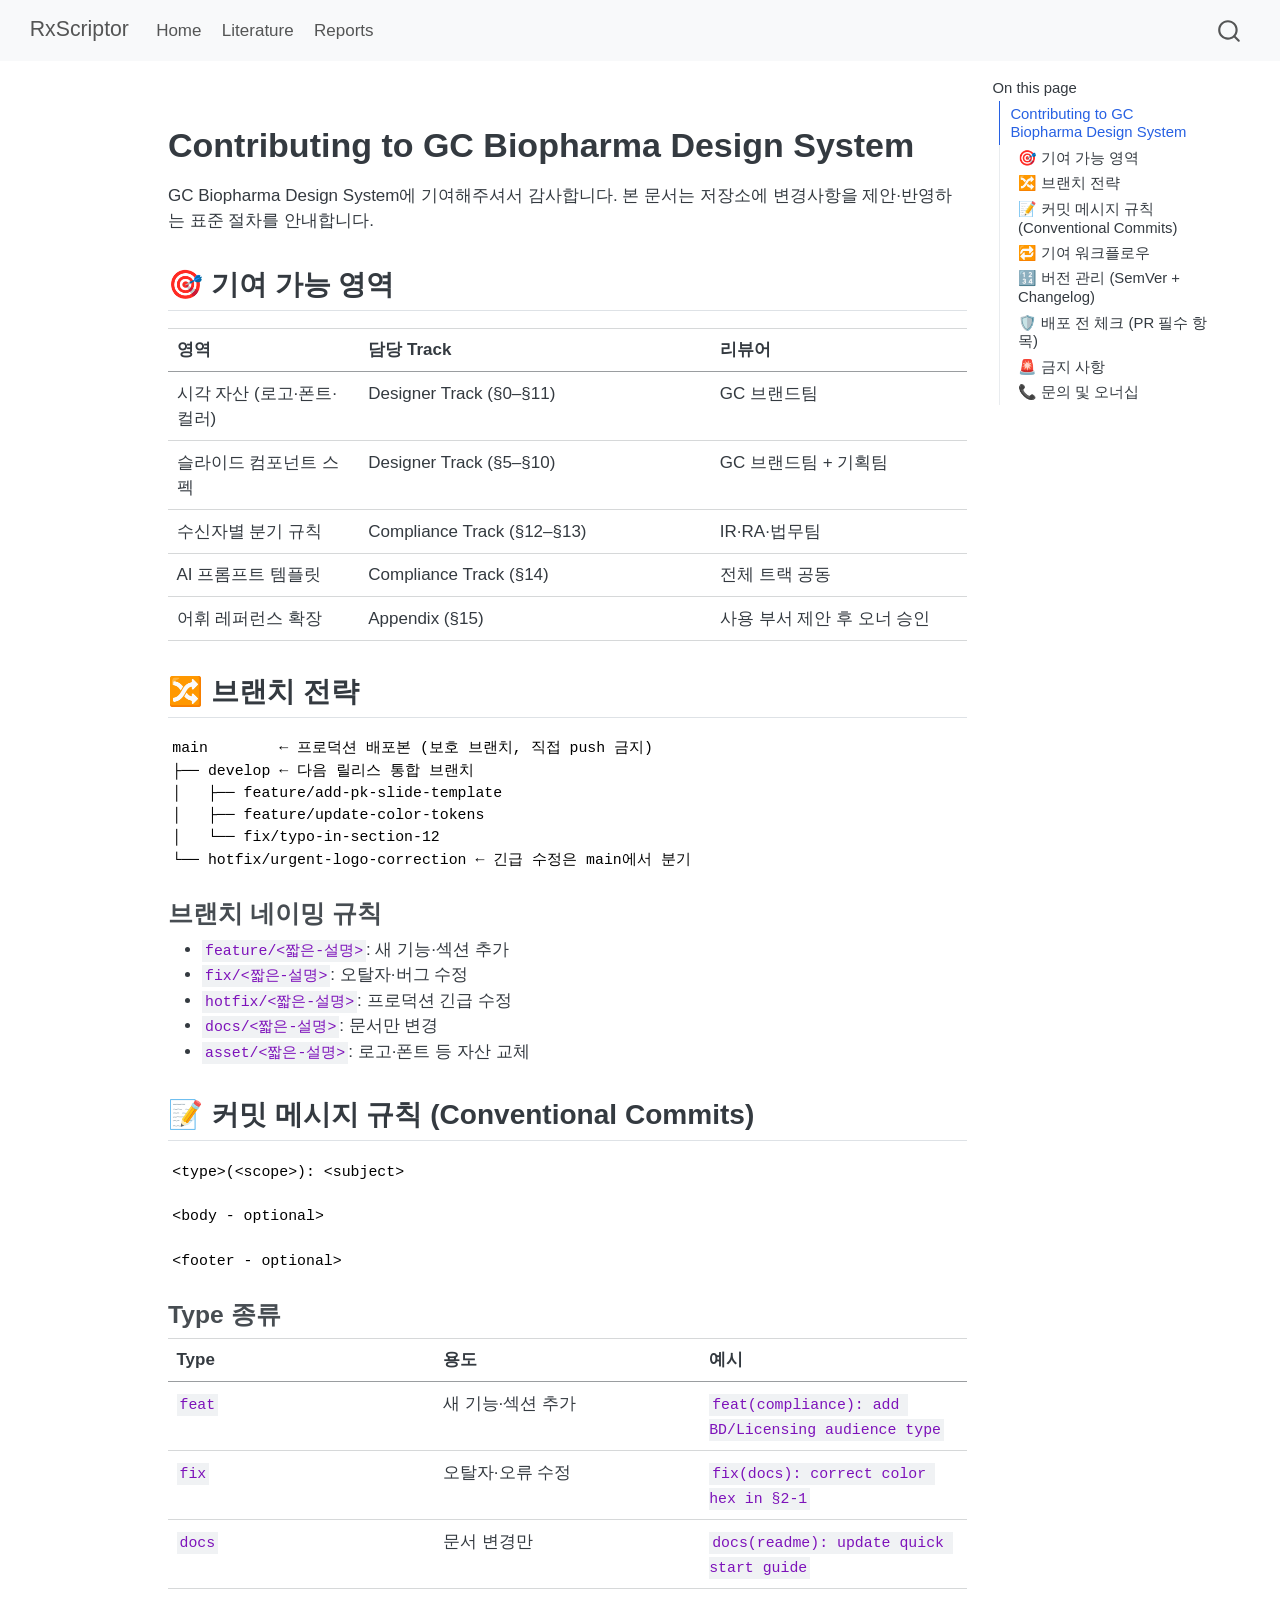
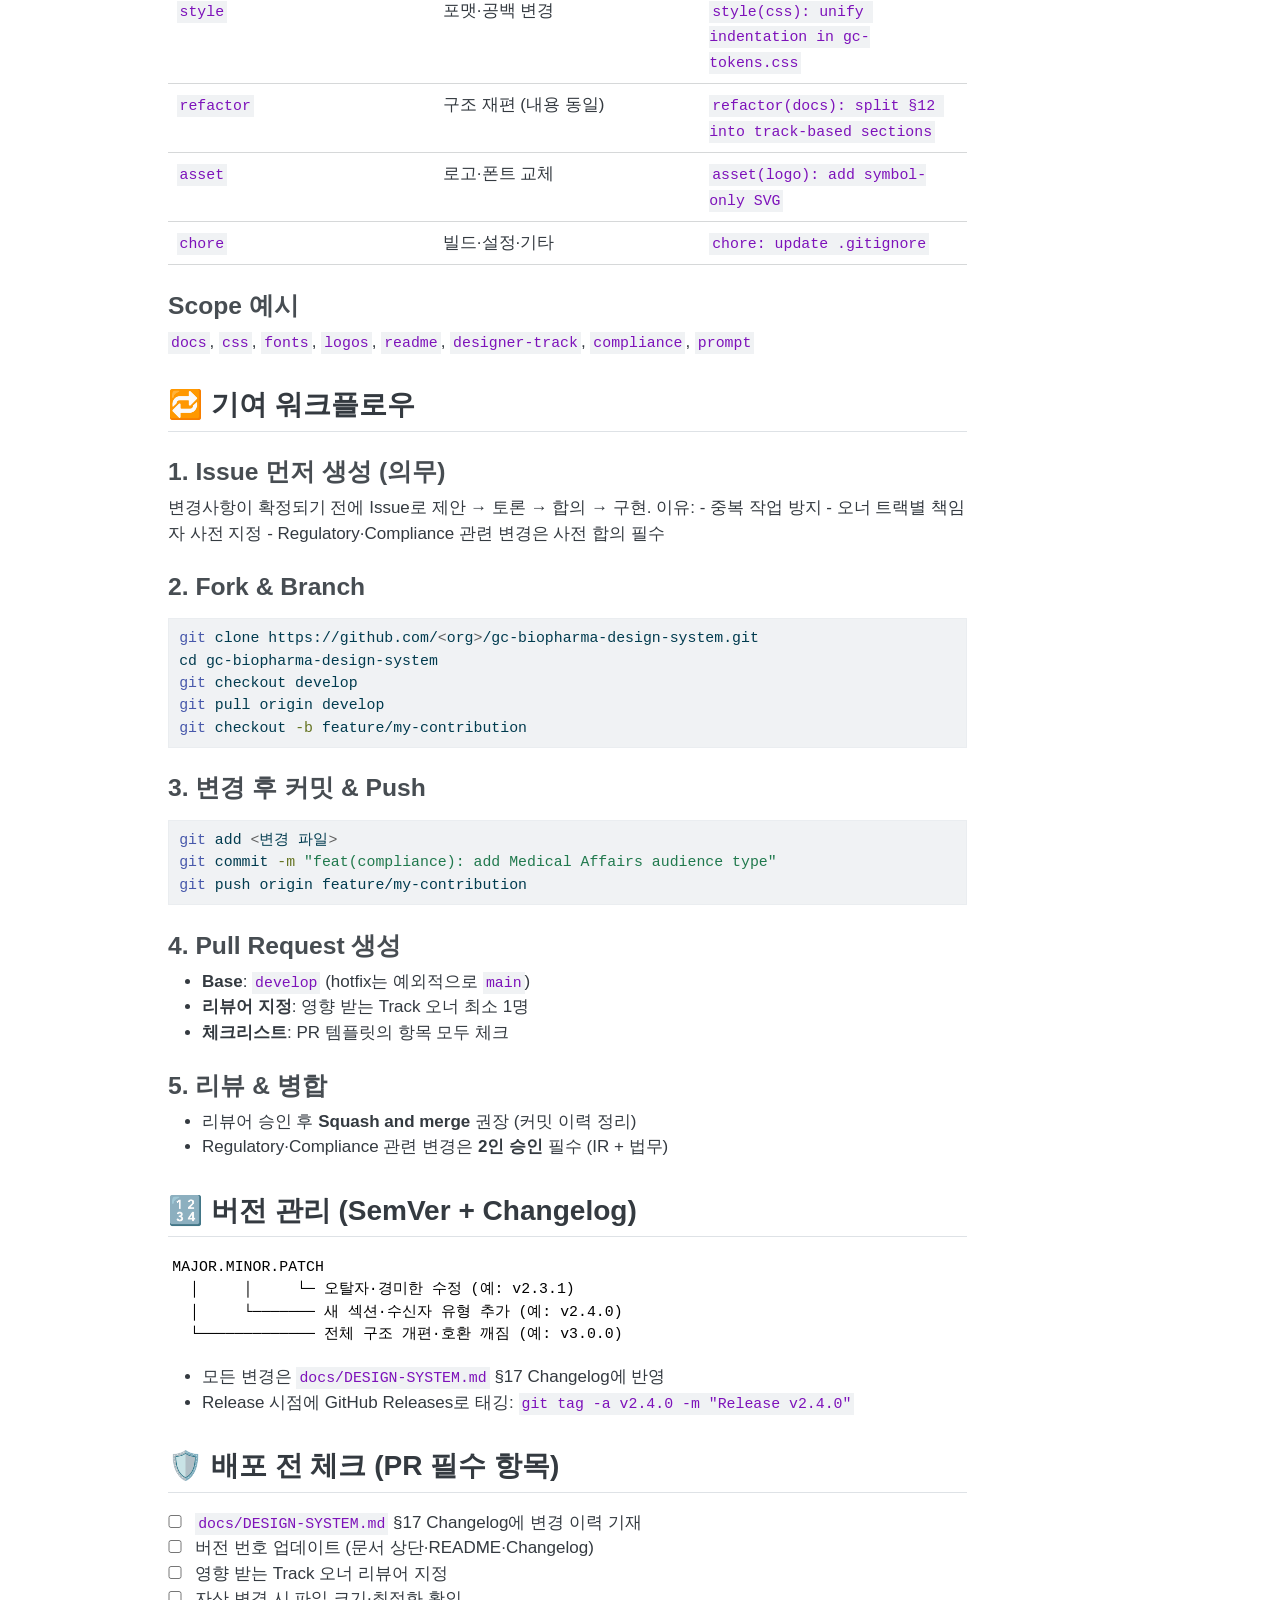
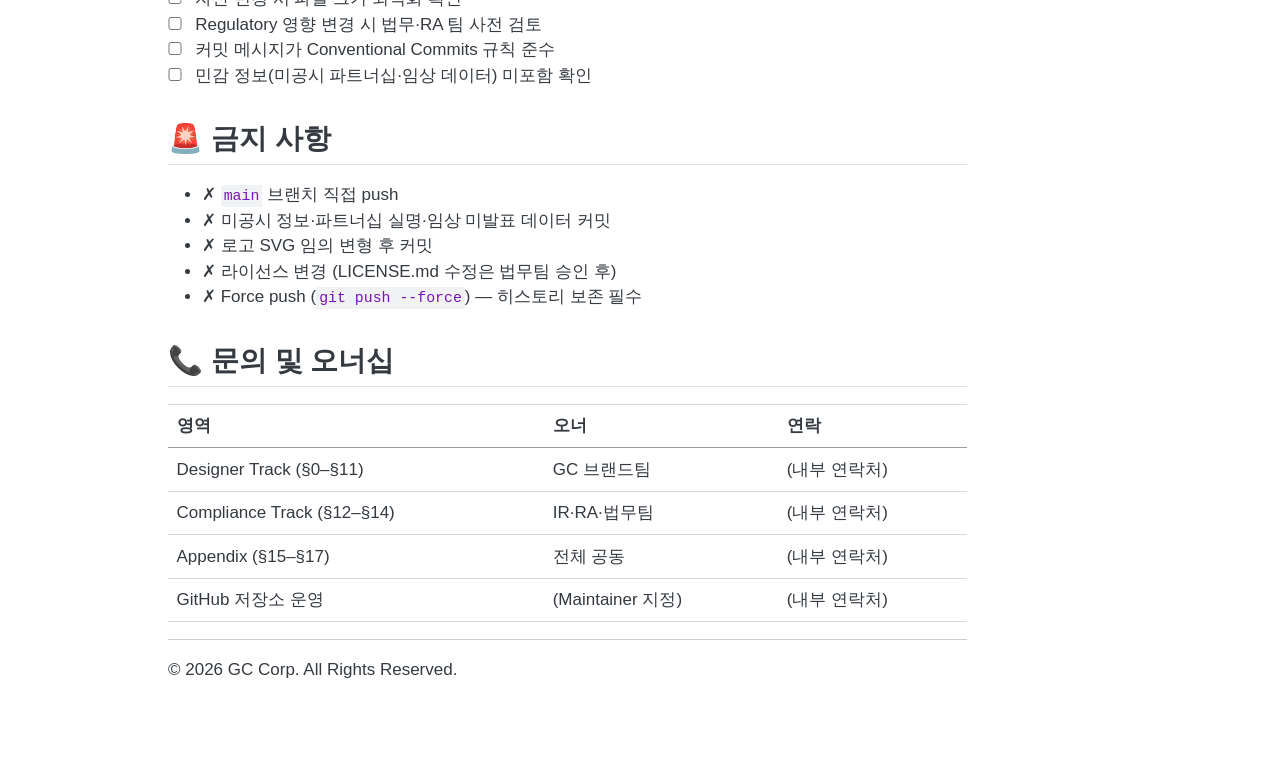
<file: docs/design-system/CONTRIBUTING.html>
<!DOCTYPE html>
<html xmlns="http://www.w3.org/1999/xhtml" lang="en" xml:lang="en"><head>

<meta charset="utf-8">
<meta name="generator" content="quarto-1.9.37">

<meta name="viewport" content="width=device-width, initial-scale=1.0, user-scalable=yes">


<title>contributing – RxScriptor</title>
<style>
/* Default styles provided by pandoc.
** See https://pandoc.org/MANUAL.html#variables-for-html for config info.
*/
code{white-space: pre-wrap;}
span.smallcaps{font-variant: small-caps;}
div.columns{display: flex; gap: min(4vw, 1.5em);}
div.column{flex: auto; overflow-x: auto;}
div.hanging-indent{margin-left: 1.5em; text-indent: -1.5em;}
ul.task-list{list-style: none;}
ul.task-list li input[type="checkbox"] {
  width: 0.8em;
  margin: 0 0.8em 0.2em -1em; /* quarto-specific, see https://github.com/quarto-dev/quarto-cli/issues/4556 */ 
  vertical-align: middle;
}
/* CSS for syntax highlighting */
html { -webkit-text-size-adjust: 100%; }
pre > code.sourceCode { white-space: pre; position: relative; }
pre > code.sourceCode > span { display: inline-block; line-height: 1.25; }
pre > code.sourceCode > span:empty { height: 1.2em; }
.sourceCode { overflow: visible; }
code.sourceCode > span { color: inherit; text-decoration: inherit; }
div.sourceCode { margin: 1em 0; }
pre.sourceCode { margin: 0; }
@media screen {
div.sourceCode { overflow: auto; }
}
@media print {
pre > code.sourceCode { white-space: pre-wrap; }
pre > code.sourceCode > span { text-indent: -5em; padding-left: 5em; }
}
pre.numberSource code
  { counter-reset: source-line 0; }
pre.numberSource code > span
  { position: relative; left: -4em; counter-increment: source-line; }
pre.numberSource code > span > a:first-child::before
  { content: counter(source-line);
    position: relative; left: -1em; text-align: right; vertical-align: baseline;
    border: none; display: inline-block;
    -webkit-touch-callout: none; -webkit-user-select: none;
    -khtml-user-select: none; -moz-user-select: none;
    -ms-user-select: none; user-select: none;
    padding: 0 4px; width: 4em;
  }
pre.numberSource { margin-left: 3em;  padding-left: 4px; }
div.sourceCode
  {   }
@media screen {
pre > code.sourceCode > span > a:first-child::before { text-decoration: underline; }
}
</style>


<script src="../../site_libs/quarto-nav/quarto-nav.js"></script>
<script src="../../site_libs/quarto-nav/headroom.min.js"></script>
<script src="../../site_libs/clipboard/clipboard.min.js"></script>
<script src="../../site_libs/quarto-search/autocomplete.umd.js"></script>
<script src="../../site_libs/quarto-search/fuse.min.js"></script>
<script src="../../site_libs/quarto-search/quarto-search.js"></script>
<meta name="quarto:offset" content="../../">
<script src="../../site_libs/quarto-html/quarto.js" type="module"></script>
<script src="../../site_libs/quarto-html/tabsets/tabsets.js" type="module"></script>
<script src="../../site_libs/quarto-html/popper.min.js"></script>
<script src="../../site_libs/quarto-html/tippy.umd.min.js"></script>
<script src="../../site_libs/quarto-html/anchor.min.js"></script>
<link href="../../site_libs/quarto-html/tippy.css" rel="stylesheet">
<link href="../../site_libs/quarto-html/quarto-syntax-highlighting-7f8f88aac4f3542376d5c11b86a4c14d.css" rel="stylesheet" id="quarto-text-highlighting-styles">
<script src="../../site_libs/bootstrap/bootstrap.min.js"></script>
<link href="../../site_libs/bootstrap/bootstrap-icons.css" rel="stylesheet">
<link href="../../site_libs/bootstrap/bootstrap-4897d45d2f75ed4f519693be625836c5.min.css" rel="stylesheet" append-hash="true" id="quarto-bootstrap" data-mode="light">
<script id="quarto-search-options" type="application/json">{
  "location": "navbar",
  "copy-button": false,
  "collapse-after": 3,
  "panel-placement": "end",
  "type": "overlay",
  "limit": 50,
  "keyboard-shortcut": [
    "f",
    "/",
    "s"
  ],
  "show-item-context": false,
  "language": {
    "search-no-results-text": "No results",
    "search-matching-documents-text": "matching documents",
    "search-copy-link-title": "Copy link to search",
    "search-hide-matches-text": "Hide additional matches",
    "search-more-match-text": "more match in this document",
    "search-more-matches-text": "more matches in this document",
    "search-clear-button-title": "Clear",
    "search-text-placeholder": "",
    "search-detached-cancel-button-title": "Cancel",
    "search-submit-button-title": "Submit",
    "search-label": "Search"
  }
}</script>


<link rel="stylesheet" href="../../assets/css/styles.css">
</head>

<body class="nav-fixed quarto-light">

<div id="quarto-search-results"></div>
  <header id="quarto-header" class="headroom fixed-top">
    <nav class="navbar navbar-expand-lg " data-bs-theme="dark">
      <div class="navbar-container container-fluid">
      <div class="navbar-brand-container mx-auto">
    <a class="navbar-brand" href="../../index.html">
    <span class="navbar-title">RxScriptor</span>
    </a>
  </div>
            <div id="quarto-search" class="" title="Search"></div>
          <button class="navbar-toggler" type="button" data-bs-toggle="collapse" data-bs-target="#navbarCollapse" aria-controls="navbarCollapse" role="menu" aria-expanded="false" aria-label="Toggle navigation" onclick="if (window.quartoToggleHeadroom) { window.quartoToggleHeadroom(); }">
  <span class="navbar-toggler-icon"></span>
</button>
          <div class="collapse navbar-collapse" id="navbarCollapse">
            <ul class="navbar-nav navbar-nav-scroll me-auto">
  <li class="nav-item">
    <a class="nav-link" href="../../index.html"> 
<span class="menu-text">Home</span></a>
  </li>  
  <li class="nav-item">
    <a class="nav-link" href="../../modules/literature/summaries/"> 
<span class="menu-text">Literature</span></a>
  </li>  
  <li class="nav-item">
    <a class="nav-link" href="../../modules/briefing/reports/"> 
<span class="menu-text">Reports</span></a>
  </li>  
</ul>
          </div> <!-- /navcollapse -->
            <div class="quarto-navbar-tools">
</div>
      </div> <!-- /container-fluid -->
    </nav>
</header>
<!-- content -->
<div id="quarto-content" class="quarto-container page-columns page-rows-contents page-layout-article page-navbar">
<!-- sidebar -->
<!-- margin-sidebar -->
    <div id="quarto-margin-sidebar" class="sidebar margin-sidebar">
        <nav id="TOC" role="doc-toc" class="toc-active">
    <h2 id="toc-title">On this page</h2>
   
  <ul>
  <li><a href="#contributing-to-gc-biopharma-design-system" id="toc-contributing-to-gc-biopharma-design-system" class="nav-link active" data-scroll-target="#contributing-to-gc-biopharma-design-system">Contributing to GC Biopharma Design System</a>
  <ul class="collapse">
  <li><a href="#기여-가능-영역" id="toc-기여-가능-영역" class="nav-link" data-scroll-target="#기여-가능-영역">🎯 기여 가능 영역</a></li>
  <li><a href="#브랜치-전략" id="toc-브랜치-전략" class="nav-link" data-scroll-target="#브랜치-전략">🔀 브랜치 전략</a>
  <ul class="collapse">
  <li><a href="#브랜치-네이밍-규칙" id="toc-브랜치-네이밍-규칙" class="nav-link" data-scroll-target="#브랜치-네이밍-규칙">브랜치 네이밍 규칙</a></li>
  </ul></li>
  <li><a href="#커밋-메시지-규칙-conventional-commits" id="toc-커밋-메시지-규칙-conventional-commits" class="nav-link" data-scroll-target="#커밋-메시지-규칙-conventional-commits">📝 커밋 메시지 규칙 (Conventional Commits)</a>
  <ul class="collapse">
  <li><a href="#type-종류" id="toc-type-종류" class="nav-link" data-scroll-target="#type-종류">Type 종류</a></li>
  <li><a href="#scope-예시" id="toc-scope-예시" class="nav-link" data-scroll-target="#scope-예시">Scope 예시</a></li>
  </ul></li>
  <li><a href="#기여-워크플로우" id="toc-기여-워크플로우" class="nav-link" data-scroll-target="#기여-워크플로우">🔁 기여 워크플로우</a>
  <ul class="collapse">
  <li><a href="#issue-먼저-생성-의무" id="toc-issue-먼저-생성-의무" class="nav-link" data-scroll-target="#issue-먼저-생성-의무">1. Issue 먼저 생성 (의무)</a></li>
  <li><a href="#fork-branch" id="toc-fork-branch" class="nav-link" data-scroll-target="#fork-branch">2. Fork &amp; Branch</a></li>
  <li><a href="#변경-후-커밋-push" id="toc-변경-후-커밋-push" class="nav-link" data-scroll-target="#변경-후-커밋-push">3. 변경 후 커밋 &amp; Push</a></li>
  <li><a href="#pull-request-생성" id="toc-pull-request-생성" class="nav-link" data-scroll-target="#pull-request-생성">4. Pull Request 생성</a></li>
  <li><a href="#리뷰-병합" id="toc-리뷰-병합" class="nav-link" data-scroll-target="#리뷰-병합">5. 리뷰 &amp; 병합</a></li>
  </ul></li>
  <li><a href="#버전-관리-semver-changelog" id="toc-버전-관리-semver-changelog" class="nav-link" data-scroll-target="#버전-관리-semver-changelog">🔢 버전 관리 (SemVer + Changelog)</a></li>
  <li><a href="#배포-전-체크-pr-필수-항목" id="toc-배포-전-체크-pr-필수-항목" class="nav-link" data-scroll-target="#배포-전-체크-pr-필수-항목">🛡️ 배포 전 체크 (PR 필수 항목)</a></li>
  <li><a href="#금지-사항" id="toc-금지-사항" class="nav-link" data-scroll-target="#금지-사항">🚨 금지 사항</a></li>
  <li><a href="#문의-및-오너십" id="toc-문의-및-오너십" class="nav-link" data-scroll-target="#문의-및-오너십">📞 문의 및 오너십</a></li>
  </ul></li>
  </ul>
</nav>
    </div>
<!-- main -->
<main class="content" id="quarto-document-content"><header id="title-block-header" class="quarto-title-block"></header>




<section id="contributing-to-gc-biopharma-design-system" class="level1">
<h1>Contributing to GC Biopharma Design System</h1>
<p>GC Biopharma Design System에 기여해주셔서 감사합니다. 본 문서는 저장소에 변경사항을 제안·반영하는 표준 절차를 안내합니다.</p>
<section id="기여-가능-영역" class="level2">
<h2 class="anchored" data-anchor-id="기여-가능-영역">🎯 기여 가능 영역</h2>
<table class="caption-top table">
<colgroup>
<col style="width: 24%">
<col style="width: 44%">
<col style="width: 32%">
</colgroup>
<thead>
<tr class="header">
<th>영역</th>
<th>담당 Track</th>
<th>리뷰어</th>
</tr>
</thead>
<tbody>
<tr class="odd">
<td>시각 자산 (로고·폰트·컬러)</td>
<td>Designer Track (§0–§11)</td>
<td>GC 브랜드팀</td>
</tr>
<tr class="even">
<td>슬라이드 컴포넌트 스펙</td>
<td>Designer Track (§5–§10)</td>
<td>GC 브랜드팀 + 기획팀</td>
</tr>
<tr class="odd">
<td>수신자별 분기 규칙</td>
<td>Compliance Track (§12–§13)</td>
<td>IR·RA·법무팀</td>
</tr>
<tr class="even">
<td>AI 프롬프트 템플릿</td>
<td>Compliance Track (§14)</td>
<td>전체 트랙 공동</td>
</tr>
<tr class="odd">
<td>어휘 레퍼런스 확장</td>
<td>Appendix (§15)</td>
<td>사용 부서 제안 후 오너 승인</td>
</tr>
</tbody>
</table>
</section>
<section id="브랜치-전략" class="level2">
<h2 class="anchored" data-anchor-id="브랜치-전략">🔀 브랜치 전략</h2>
<pre><code>main        ← 프로덕션 배포본 (보호 브랜치, 직접 push 금지)
├── develop ← 다음 릴리스 통합 브랜치
│   ├── feature/add-pk-slide-template
│   ├── feature/update-color-tokens
│   └── fix/typo-in-section-12
└── hotfix/urgent-logo-correction ← 긴급 수정은 main에서 분기</code></pre>
<section id="브랜치-네이밍-규칙" class="level3">
<h3 class="anchored" data-anchor-id="브랜치-네이밍-규칙">브랜치 네이밍 규칙</h3>
<ul>
<li><code>feature/&lt;짧은-설명&gt;</code>: 새 기능·섹션 추가</li>
<li><code>fix/&lt;짧은-설명&gt;</code>: 오탈자·버그 수정</li>
<li><code>hotfix/&lt;짧은-설명&gt;</code>: 프로덕션 긴급 수정</li>
<li><code>docs/&lt;짧은-설명&gt;</code>: 문서만 변경</li>
<li><code>asset/&lt;짧은-설명&gt;</code>: 로고·폰트 등 자산 교체</li>
</ul>
</section>
</section>
<section id="커밋-메시지-규칙-conventional-commits" class="level2">
<h2 class="anchored" data-anchor-id="커밋-메시지-규칙-conventional-commits">📝 커밋 메시지 규칙 (Conventional Commits)</h2>
<pre><code>&lt;type&gt;(&lt;scope&gt;): &lt;subject&gt;

&lt;body - optional&gt;

&lt;footer - optional&gt;</code></pre>
<section id="type-종류" class="level3">
<h3 class="anchored" data-anchor-id="type-종류">Type 종류</h3>
<table class="caption-top table">
<colgroup>
<col style="width: 33%">
<col style="width: 33%">
<col style="width: 33%">
</colgroup>
<thead>
<tr class="header">
<th>Type</th>
<th>용도</th>
<th>예시</th>
</tr>
</thead>
<tbody>
<tr class="odd">
<td><code>feat</code></td>
<td>새 기능·섹션 추가</td>
<td><code>feat(compliance): add BD/Licensing audience type</code></td>
</tr>
<tr class="even">
<td><code>fix</code></td>
<td>오탈자·오류 수정</td>
<td><code>fix(docs): correct color hex in §2-1</code></td>
</tr>
<tr class="odd">
<td><code>docs</code></td>
<td>문서 변경만</td>
<td><code>docs(readme): update quick start guide</code></td>
</tr>
<tr class="even">
<td><code>style</code></td>
<td>포맷·공백 변경</td>
<td><code>style(css): unify indentation in gc-tokens.css</code></td>
</tr>
<tr class="odd">
<td><code>refactor</code></td>
<td>구조 재편 (내용 동일)</td>
<td><code>refactor(docs): split §12 into track-based sections</code></td>
</tr>
<tr class="even">
<td><code>asset</code></td>
<td>로고·폰트 교체</td>
<td><code>asset(logo): add symbol-only SVG</code></td>
</tr>
<tr class="odd">
<td><code>chore</code></td>
<td>빌드·설정·기타</td>
<td><code>chore: update .gitignore</code></td>
</tr>
</tbody>
</table>
</section>
<section id="scope-예시" class="level3">
<h3 class="anchored" data-anchor-id="scope-예시">Scope 예시</h3>
<p><code>docs</code>, <code>css</code>, <code>fonts</code>, <code>logos</code>, <code>readme</code>, <code>designer-track</code>, <code>compliance</code>, <code>prompt</code></p>
</section>
</section>
<section id="기여-워크플로우" class="level2">
<h2 class="anchored" data-anchor-id="기여-워크플로우">🔁 기여 워크플로우</h2>
<section id="issue-먼저-생성-의무" class="level3">
<h3 class="anchored" data-anchor-id="issue-먼저-생성-의무">1. Issue 먼저 생성 (의무)</h3>
<p>변경사항이 확정되기 전에 Issue로 제안 → 토론 → 합의 → 구현. 이유: - 중복 작업 방지 - 오너 트랙별 책임자 사전 지정 - Regulatory·Compliance 관련 변경은 사전 합의 필수</p>
</section>
<section id="fork-branch" class="level3">
<h3 class="anchored" data-anchor-id="fork-branch">2. Fork &amp; Branch</h3>
<div class="code-copy-outer-scaffold"><div class="sourceCode" id="cb3"><pre class="sourceCode bash code-with-copy"><code class="sourceCode bash"><span id="cb3-1"><a href="#cb3-1" aria-hidden="true" tabindex="-1"></a><span class="fu">git</span> clone https://github.com/<span class="op">&lt;</span>org<span class="op">&gt;</span>/gc-biopharma-design-system.git</span>
<span id="cb3-2"><a href="#cb3-2" aria-hidden="true" tabindex="-1"></a><span class="bu">cd</span> gc-biopharma-design-system</span>
<span id="cb3-3"><a href="#cb3-3" aria-hidden="true" tabindex="-1"></a><span class="fu">git</span> checkout develop</span>
<span id="cb3-4"><a href="#cb3-4" aria-hidden="true" tabindex="-1"></a><span class="fu">git</span> pull origin develop</span>
<span id="cb3-5"><a href="#cb3-5" aria-hidden="true" tabindex="-1"></a><span class="fu">git</span> checkout <span class="at">-b</span> feature/my-contribution</span></code></pre></div><button title="Copy to Clipboard" class="code-copy-button"><i class="bi"></i></button></div>
</section>
<section id="변경-후-커밋-push" class="level3">
<h3 class="anchored" data-anchor-id="변경-후-커밋-push">3. 변경 후 커밋 &amp; Push</h3>
<div class="code-copy-outer-scaffold"><div class="sourceCode" id="cb4"><pre class="sourceCode bash code-with-copy"><code class="sourceCode bash"><span id="cb4-1"><a href="#cb4-1" aria-hidden="true" tabindex="-1"></a><span class="fu">git</span> add <span class="op">&lt;</span>변경 파일<span class="op">&gt;</span></span>
<span id="cb4-2"><a href="#cb4-2" aria-hidden="true" tabindex="-1"></a><span class="fu">git</span> commit <span class="at">-m</span> <span class="st">"feat(compliance): add Medical Affairs audience type"</span></span>
<span id="cb4-3"><a href="#cb4-3" aria-hidden="true" tabindex="-1"></a><span class="fu">git</span> push origin feature/my-contribution</span></code></pre></div><button title="Copy to Clipboard" class="code-copy-button"><i class="bi"></i></button></div>
</section>
<section id="pull-request-생성" class="level3">
<h3 class="anchored" data-anchor-id="pull-request-생성">4. Pull Request 생성</h3>
<ul>
<li><strong>Base</strong>: <code>develop</code> (hotfix는 예외적으로 <code>main</code>)</li>
<li><strong>리뷰어 지정</strong>: 영향 받는 Track 오너 최소 1명</li>
<li><strong>체크리스트</strong>: PR 템플릿의 항목 모두 체크</li>
</ul>
</section>
<section id="리뷰-병합" class="level3">
<h3 class="anchored" data-anchor-id="리뷰-병합">5. 리뷰 &amp; 병합</h3>
<ul>
<li>리뷰어 승인 후 <strong>Squash and merge</strong> 권장 (커밋 이력 정리)</li>
<li>Regulatory·Compliance 관련 변경은 <strong>2인 승인</strong> 필수 (IR + 법무)</li>
</ul>
</section>
</section>
<section id="버전-관리-semver-changelog" class="level2">
<h2 class="anchored" data-anchor-id="버전-관리-semver-changelog">🔢 버전 관리 (SemVer + Changelog)</h2>
<pre><code>MAJOR.MINOR.PATCH
  │     │     └─ 오탈자·경미한 수정 (예: v2.3.1)
  │     └─────── 새 섹션·수신자 유형 추가 (예: v2.4.0)
  └───────────── 전체 구조 개편·호환 깨짐 (예: v3.0.0)</code></pre>
<ul>
<li>모든 변경은 <code>docs/DESIGN-SYSTEM.md</code> §17 Changelog에 반영</li>
<li>Release 시점에 GitHub Releases로 태깅: <code>git tag -a v2.4.0 -m "Release v2.4.0"</code></li>
</ul>
</section>
<section id="배포-전-체크-pr-필수-항목" class="level2">
<h2 class="anchored" data-anchor-id="배포-전-체크-pr-필수-항목">🛡️ 배포 전 체크 (PR 필수 항목)</h2>
<ul class="task-list">
<li><label><input type="checkbox"><code>docs/DESIGN-SYSTEM.md</code> §17 Changelog에 변경 이력 기재</label></li>
<li><label><input type="checkbox">버전 번호 업데이트 (문서 상단·README·Changelog)</label></li>
<li><label><input type="checkbox">영향 받는 Track 오너 리뷰어 지정</label></li>
<li><label><input type="checkbox">자산 변경 시 파일 크기·최적화 확인</label></li>
<li><label><input type="checkbox">Regulatory 영향 변경 시 법무·RA 팀 사전 검토</label></li>
<li><label><input type="checkbox">커밋 메시지가 Conventional Commits 규칙 준수</label></li>
<li><label><input type="checkbox">민감 정보(미공시 파트너십·임상 데이터) 미포함 확인</label></li>
</ul>
</section>
<section id="금지-사항" class="level2">
<h2 class="anchored" data-anchor-id="금지-사항">🚨 금지 사항</h2>
<ul>
<li>✗ <code>main</code> 브랜치 직접 push</li>
<li>✗ 미공시 정보·파트너십 실명·임상 미발표 데이터 커밋</li>
<li>✗ 로고 SVG 임의 변형 후 커밋</li>
<li>✗ 라이선스 변경 (LICENSE.md 수정은 법무팀 승인 후)</li>
<li>✗ Force push (<code>git push --force</code>) — 히스토리 보존 필수</li>
</ul>
</section>
<section id="문의-및-오너십" class="level2">
<h2 class="anchored" data-anchor-id="문의-및-오너십">📞 문의 및 오너십</h2>
<table class="caption-top table">
<thead>
<tr class="header">
<th>영역</th>
<th>오너</th>
<th>연락</th>
</tr>
</thead>
<tbody>
<tr class="odd">
<td>Designer Track (§0–§11)</td>
<td>GC 브랜드팀</td>
<td>(내부 연락처)</td>
</tr>
<tr class="even">
<td>Compliance Track (§12–§14)</td>
<td>IR·RA·법무팀</td>
<td>(내부 연락처)</td>
</tr>
<tr class="odd">
<td>Appendix (§15–§17)</td>
<td>전체 공동</td>
<td>(내부 연락처)</td>
</tr>
<tr class="even">
<td>GitHub 저장소 운영</td>
<td>(Maintainer 지정)</td>
<td>(내부 연락처)</td>
</tr>
</tbody>
</table>
<hr>
<p>© 2026 GC Corp.&nbsp;All Rights Reserved.</p>


</section>
</section>

</main> <!-- /main -->
<script id="quarto-html-after-body" type="application/javascript">
  window.document.addEventListener("DOMContentLoaded", function (event) {
    const icon = "";
    const anchorJS = new window.AnchorJS();
    anchorJS.options = {
      placement: 'right',
      icon: icon
    };
    anchorJS.add('.anchored');
    const isCodeAnnotation = (el) => {
      for (const clz of el.classList) {
        if (clz.startsWith('code-annotation-')) {                     
          return true;
        }
      }
      return false;
    }
    const onCopySuccess = function(e) {
      // button target
      const button = e.trigger;
      // don't keep focus
      button.blur();
      // flash "checked"
      button.classList.add('code-copy-button-checked');
      var currentTitle = button.getAttribute("title");
      button.setAttribute("title", "Copied!");
      let tooltip;
      if (window.bootstrap) {
        button.setAttribute("data-bs-toggle", "tooltip");
        button.setAttribute("data-bs-placement", "left");
        button.setAttribute("data-bs-title", "Copied!");
        tooltip = new bootstrap.Tooltip(button, 
          { trigger: "manual", 
            customClass: "code-copy-button-tooltip",
            offset: [0, -8]});
        tooltip.show();    
      }
      setTimeout(function() {
        if (tooltip) {
          tooltip.hide();
          button.removeAttribute("data-bs-title");
          button.removeAttribute("data-bs-toggle");
          button.removeAttribute("data-bs-placement");
        }
        button.setAttribute("title", currentTitle);
        button.classList.remove('code-copy-button-checked');
      }, 1000);
      // clear code selection
      e.clearSelection();
    }
    const getTextToCopy = function(trigger) {
      const outerScaffold = trigger.parentElement.cloneNode(true);
      const codeEl = outerScaffold.querySelector('code');
      for (const childEl of codeEl.children) {
        if (isCodeAnnotation(childEl)) {
          childEl.remove();
        }
      }
      return codeEl.innerText;
    }
    const clipboard = new window.ClipboardJS('.code-copy-button:not([data-in-quarto-modal])', {
      text: getTextToCopy
    });
    clipboard.on('success', onCopySuccess);
    if (window.document.getElementById('quarto-embedded-source-code-modal')) {
      const clipboardModal = new window.ClipboardJS('.code-copy-button[data-in-quarto-modal]', {
        text: getTextToCopy,
        container: window.document.getElementById('quarto-embedded-source-code-modal')
      });
      clipboardModal.on('success', onCopySuccess);
    }
      var localhostRegex = new RegExp(/^(?:http|https):\/\/localhost\:?[0-9]*\//);
      var mailtoRegex = new RegExp(/^mailto:/);
        var filterRegex = new RegExp('/' + window.location.host + '/');
      var isInternal = (href) => {
          return filterRegex.test(href) || localhostRegex.test(href) || mailtoRegex.test(href);
      }
      // Inspect non-navigation links and adorn them if external
     var links = window.document.querySelectorAll('a[href]:not(.nav-link):not(.navbar-brand):not(.toc-action):not(.sidebar-link):not(.sidebar-item-toggle):not(.pagination-link):not(.no-external):not([aria-hidden]):not(.dropdown-item):not(.quarto-navigation-tool):not(.about-link)');
      for (var i=0; i<links.length; i++) {
        const link = links[i];
        if (!isInternal(link.href)) {
          // undo the damage that might have been done by quarto-nav.js in the case of
          // links that we want to consider external
          if (link.dataset.originalHref !== undefined) {
            link.href = link.dataset.originalHref;
          }
        }
      }
    function tippyHover(el, contentFn, onTriggerFn, onUntriggerFn) {
      const config = {
        allowHTML: true,
        maxWidth: 500,
        delay: 100,
        arrow: false,
        appendTo: function(el) {
            return el.parentElement;
        },
        interactive: true,
        interactiveBorder: 10,
        theme: 'quarto',
        placement: 'bottom-start',
      };
      if (contentFn) {
        config.content = contentFn;
      }
      if (onTriggerFn) {
        config.onTrigger = onTriggerFn;
      }
      if (onUntriggerFn) {
        config.onUntrigger = onUntriggerFn;
      }
      window.tippy(el, config); 
    }
    const noterefs = window.document.querySelectorAll('a[role="doc-noteref"]');
    for (var i=0; i<noterefs.length; i++) {
      const ref = noterefs[i];
      tippyHover(ref, function() {
        // use id or data attribute instead here
        let href = ref.getAttribute('data-footnote-href') || ref.getAttribute('href');
        try { href = new URL(href).hash; } catch {}
        const id = href.replace(/^#\/?/, "");
        const note = window.document.getElementById(id);
        if (note) {
          return note.innerHTML;
        } else {
          return "";
        }
      });
    }
    const xrefs = window.document.querySelectorAll('a.quarto-xref');
    const processXRef = (id, note) => {
      // Strip column container classes
      const stripColumnClz = (el) => {
        el.classList.remove("page-full", "page-columns");
        if (el.children) {
          for (const child of el.children) {
            stripColumnClz(child);
          }
        }
      }
      stripColumnClz(note)
      if (id === null || id.startsWith('sec-')) {
        // Special case sections, only their first couple elements
        const container = document.createElement("div");
        if (note.children && note.children.length > 2) {
          container.appendChild(note.children[0].cloneNode(true));
          for (let i = 1; i < note.children.length; i++) {
            const child = note.children[i];
            if (child.tagName === "P" && child.innerText === "") {
              continue;
            } else {
              container.appendChild(child.cloneNode(true));
              break;
            }
          }
          if (window.Quarto?.typesetMath) {
            window.Quarto.typesetMath(container);
          }
          return container.innerHTML
        } else {
          if (window.Quarto?.typesetMath) {
            window.Quarto.typesetMath(note);
          }
          return note.innerHTML;
        }
      } else {
        // Remove any anchor links if they are present
        const anchorLink = note.querySelector('a.anchorjs-link');
        if (anchorLink) {
          anchorLink.remove();
        }
        if (window.Quarto?.typesetMath) {
          window.Quarto.typesetMath(note);
        }
        if (note.classList.contains("callout")) {
          return note.outerHTML;
        } else {
          return note.innerHTML;
        }
      }
    }
    for (var i=0; i<xrefs.length; i++) {
      const xref = xrefs[i];
      tippyHover(xref, undefined, function(instance) {
        instance.disable();
        let url = xref.getAttribute('href');
        let hash = undefined; 
        if (url.startsWith('#')) {
          hash = url;
        } else {
          try { hash = new URL(url).hash; } catch {}
        }
        if (hash) {
          const id = hash.replace(/^#\/?/, "");
          const note = window.document.getElementById(id);
          if (note !== null) {
            try {
              const html = processXRef(id, note.cloneNode(true));
              instance.setContent(html);
            } finally {
              instance.enable();
              instance.show();
            }
          } else {
            // See if we can fetch this
            fetch(url.split('#')[0])
            .then(res => res.text())
            .then(html => {
              const parser = new DOMParser();
              const htmlDoc = parser.parseFromString(html, "text/html");
              const note = htmlDoc.getElementById(id);
              if (note !== null) {
                const html = processXRef(id, note);
                instance.setContent(html);
              } 
            }).finally(() => {
              instance.enable();
              instance.show();
            });
          }
        } else {
          // See if we can fetch a full url (with no hash to target)
          // This is a special case and we should probably do some content thinning / targeting
          fetch(url)
          .then(res => res.text())
          .then(html => {
            const parser = new DOMParser();
            const htmlDoc = parser.parseFromString(html, "text/html");
            const note = htmlDoc.querySelector('main.content');
            if (note !== null) {
              // This should only happen for chapter cross references
              // (since there is no id in the URL)
              // remove the first header
              if (note.children.length > 0 && note.children[0].tagName === "HEADER") {
                note.children[0].remove();
              }
              const html = processXRef(null, note);
              instance.setContent(html);
            } 
          }).finally(() => {
            instance.enable();
            instance.show();
          });
        }
      }, function(instance) {
      });
    }
        let selectedAnnoteEl;
        const selectorForAnnotation = ( cell, annotation) => {
          let cellAttr = 'data-code-cell="' + cell + '"';
          let lineAttr = 'data-code-annotation="' +  annotation + '"';
          const selector = 'span[' + cellAttr + '][' + lineAttr + ']';
          return selector;
        }
        const selectCodeLines = (annoteEl) => {
          const doc = window.document;
          const targetCell = annoteEl.getAttribute("data-target-cell");
          const targetAnnotation = annoteEl.getAttribute("data-target-annotation");
          const annoteSpan = window.document.querySelector(selectorForAnnotation(targetCell, targetAnnotation));
          const lines = annoteSpan.getAttribute("data-code-lines").split(",");
          const lineIds = lines.map((line) => {
            return targetCell + "-" + line;
          })
          let top = null;
          let height = null;
          let parent = null;
          if (lineIds.length > 0) {
              //compute the position of the single el (top and bottom and make a div)
              const el = window.document.getElementById(lineIds[0]);
              top = el.offsetTop;
              height = el.offsetHeight;
              parent = el.parentElement.parentElement;
            if (lineIds.length > 1) {
              const lastEl = window.document.getElementById(lineIds[lineIds.length - 1]);
              const bottom = lastEl.offsetTop + lastEl.offsetHeight;
              height = bottom - top;
            }
            if (top !== null && height !== null && parent !== null) {
              // cook up a div (if necessary) and position it 
              let div = window.document.getElementById("code-annotation-line-highlight");
              if (div === null) {
                div = window.document.createElement("div");
                div.setAttribute("id", "code-annotation-line-highlight");
                div.style.position = 'absolute';
                parent.appendChild(div);
              }
              div.style.top = top - 2 + "px";
              div.style.height = height + 4 + "px";
              div.style.left = 0;
              let gutterDiv = window.document.getElementById("code-annotation-line-highlight-gutter");
              if (gutterDiv === null) {
                gutterDiv = window.document.createElement("div");
                gutterDiv.setAttribute("id", "code-annotation-line-highlight-gutter");
                gutterDiv.style.position = 'absolute';
                const codeCell = window.document.getElementById(targetCell);
                const gutter = codeCell.querySelector('.code-annotation-gutter');
                gutter.appendChild(gutterDiv);
              }
              gutterDiv.style.top = top - 2 + "px";
              gutterDiv.style.height = height + 4 + "px";
            }
            selectedAnnoteEl = annoteEl;
          }
        };
        const unselectCodeLines = () => {
          const elementsIds = ["code-annotation-line-highlight", "code-annotation-line-highlight-gutter"];
          elementsIds.forEach((elId) => {
            const div = window.document.getElementById(elId);
            if (div) {
              div.remove();
            }
          });
          selectedAnnoteEl = undefined;
        };
          // Handle positioning of the toggle
      window.addEventListener(
        "resize",
        throttle(() => {
          elRect = undefined;
          if (selectedAnnoteEl) {
            selectCodeLines(selectedAnnoteEl);
          }
        }, 10)
      );
      function throttle(fn, ms) {
      let throttle = false;
      let timer;
        return (...args) => {
          if(!throttle) { // first call gets through
              fn.apply(this, args);
              throttle = true;
          } else { // all the others get throttled
              if(timer) clearTimeout(timer); // cancel #2
              timer = setTimeout(() => {
                fn.apply(this, args);
                timer = throttle = false;
              }, ms);
          }
        };
      }
        // Attach click handler to the DT
        const annoteDls = window.document.querySelectorAll('dt[data-target-cell]');
        for (const annoteDlNode of annoteDls) {
          annoteDlNode.addEventListener('click', (event) => {
            const clickedEl = event.target;
            if (clickedEl !== selectedAnnoteEl) {
              unselectCodeLines();
              const activeEl = window.document.querySelector('dt[data-target-cell].code-annotation-active');
              if (activeEl) {
                activeEl.classList.remove('code-annotation-active');
              }
              selectCodeLines(clickedEl);
              clickedEl.classList.add('code-annotation-active');
            } else {
              // Unselect the line
              unselectCodeLines();
              clickedEl.classList.remove('code-annotation-active');
            }
          });
        }
    const findCites = (el) => {
      const parentEl = el.parentElement;
      if (parentEl) {
        const cites = parentEl.dataset.cites;
        if (cites) {
          return {
            el,
            cites: cites.split(' ')
          };
        } else {
          return findCites(el.parentElement)
        }
      } else {
        return undefined;
      }
    };
    var bibliorefs = window.document.querySelectorAll('a[role="doc-biblioref"]');
    for (var i=0; i<bibliorefs.length; i++) {
      const ref = bibliorefs[i];
      const citeInfo = findCites(ref);
      if (citeInfo) {
        tippyHover(citeInfo.el, function() {
          var popup = window.document.createElement('div');
          citeInfo.cites.forEach(function(cite) {
            var citeDiv = window.document.createElement('div');
            citeDiv.classList.add('hanging-indent');
            citeDiv.classList.add('csl-entry');
            var biblioDiv = window.document.getElementById('ref-' + cite);
            if (biblioDiv) {
              citeDiv.innerHTML = biblioDiv.innerHTML;
            }
            popup.appendChild(citeDiv);
          });
          return popup.innerHTML;
        });
      }
    }
  });
  </script>
</div> <!-- /content -->




</body></html>
</file>
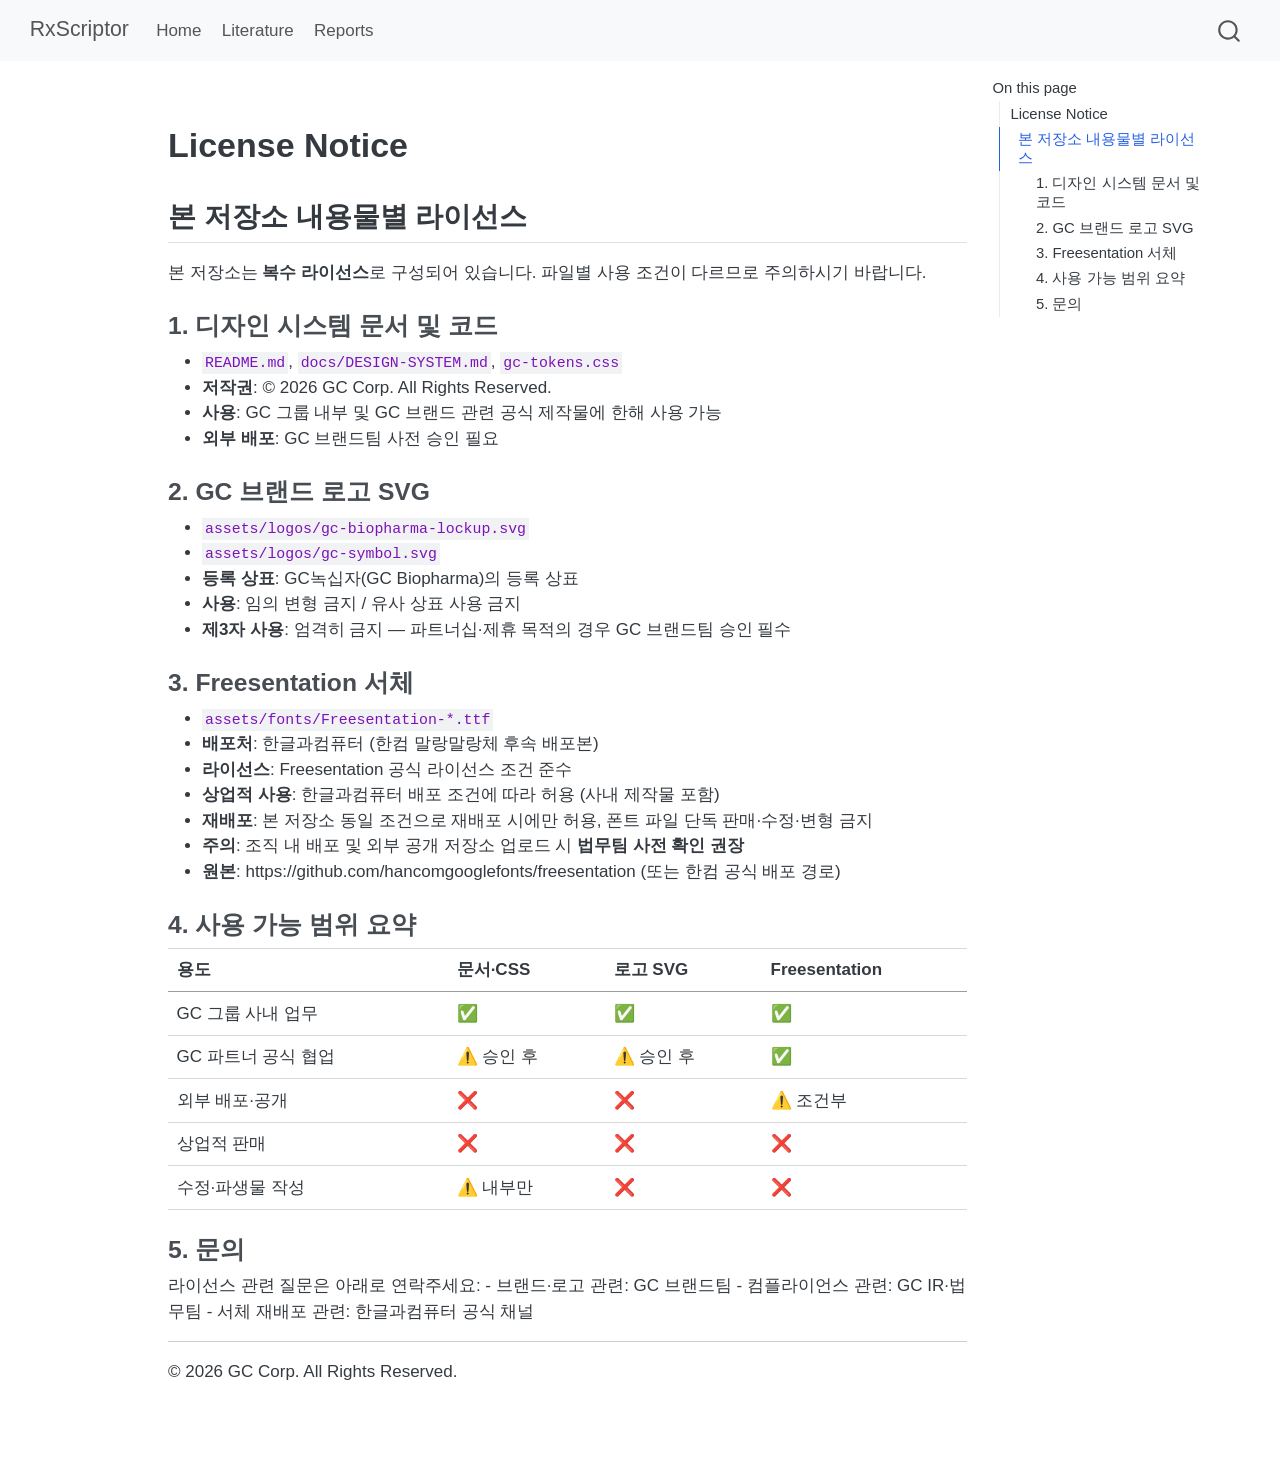
<file: docs/design-system/LICENSE.html>
<!DOCTYPE html>
<html xmlns="http://www.w3.org/1999/xhtml" lang="en" xml:lang="en"><head>

<meta charset="utf-8">
<meta name="generator" content="quarto-1.9.37">

<meta name="viewport" content="width=device-width, initial-scale=1.0, user-scalable=yes">


<title>license – RxScriptor</title>
<style>
/* Default styles provided by pandoc.
** See https://pandoc.org/MANUAL.html#variables-for-html for config info.
*/
code{white-space: pre-wrap;}
span.smallcaps{font-variant: small-caps;}
div.columns{display: flex; gap: min(4vw, 1.5em);}
div.column{flex: auto; overflow-x: auto;}
div.hanging-indent{margin-left: 1.5em; text-indent: -1.5em;}
ul.task-list{list-style: none;}
ul.task-list li input[type="checkbox"] {
  width: 0.8em;
  margin: 0 0.8em 0.2em -1em; /* quarto-specific, see https://github.com/quarto-dev/quarto-cli/issues/4556 */ 
  vertical-align: middle;
}
</style>


<script src="../../site_libs/quarto-nav/quarto-nav.js"></script>
<script src="../../site_libs/quarto-nav/headroom.min.js"></script>
<script src="../../site_libs/clipboard/clipboard.min.js"></script>
<script src="../../site_libs/quarto-search/autocomplete.umd.js"></script>
<script src="../../site_libs/quarto-search/fuse.min.js"></script>
<script src="../../site_libs/quarto-search/quarto-search.js"></script>
<meta name="quarto:offset" content="../../">
<script src="../../site_libs/quarto-html/quarto.js" type="module"></script>
<script src="../../site_libs/quarto-html/tabsets/tabsets.js" type="module"></script>
<script src="../../site_libs/quarto-html/popper.min.js"></script>
<script src="../../site_libs/quarto-html/tippy.umd.min.js"></script>
<script src="../../site_libs/quarto-html/anchor.min.js"></script>
<link href="../../site_libs/quarto-html/tippy.css" rel="stylesheet">
<link href="../../site_libs/quarto-html/quarto-syntax-highlighting-7f8f88aac4f3542376d5c11b86a4c14d.css" rel="stylesheet" id="quarto-text-highlighting-styles">
<script src="../../site_libs/bootstrap/bootstrap.min.js"></script>
<link href="../../site_libs/bootstrap/bootstrap-icons.css" rel="stylesheet">
<link href="../../site_libs/bootstrap/bootstrap-4897d45d2f75ed4f519693be625836c5.min.css" rel="stylesheet" append-hash="true" id="quarto-bootstrap" data-mode="light">
<script id="quarto-search-options" type="application/json">{
  "location": "navbar",
  "copy-button": false,
  "collapse-after": 3,
  "panel-placement": "end",
  "type": "overlay",
  "limit": 50,
  "keyboard-shortcut": [
    "f",
    "/",
    "s"
  ],
  "show-item-context": false,
  "language": {
    "search-no-results-text": "No results",
    "search-matching-documents-text": "matching documents",
    "search-copy-link-title": "Copy link to search",
    "search-hide-matches-text": "Hide additional matches",
    "search-more-match-text": "more match in this document",
    "search-more-matches-text": "more matches in this document",
    "search-clear-button-title": "Clear",
    "search-text-placeholder": "",
    "search-detached-cancel-button-title": "Cancel",
    "search-submit-button-title": "Submit",
    "search-label": "Search"
  }
}</script>


<link rel="stylesheet" href="../../assets/css/styles.css">
</head>

<body class="nav-fixed quarto-light">

<div id="quarto-search-results"></div>
  <header id="quarto-header" class="headroom fixed-top">
    <nav class="navbar navbar-expand-lg " data-bs-theme="dark">
      <div class="navbar-container container-fluid">
      <div class="navbar-brand-container mx-auto">
    <a class="navbar-brand" href="../../index.html">
    <span class="navbar-title">RxScriptor</span>
    </a>
  </div>
            <div id="quarto-search" class="" title="Search"></div>
          <button class="navbar-toggler" type="button" data-bs-toggle="collapse" data-bs-target="#navbarCollapse" aria-controls="navbarCollapse" role="menu" aria-expanded="false" aria-label="Toggle navigation" onclick="if (window.quartoToggleHeadroom) { window.quartoToggleHeadroom(); }">
  <span class="navbar-toggler-icon"></span>
</button>
          <div class="collapse navbar-collapse" id="navbarCollapse">
            <ul class="navbar-nav navbar-nav-scroll me-auto">
  <li class="nav-item">
    <a class="nav-link" href="../../index.html"> 
<span class="menu-text">Home</span></a>
  </li>  
  <li class="nav-item">
    <a class="nav-link" href="../../modules/literature/summaries/"> 
<span class="menu-text">Literature</span></a>
  </li>  
  <li class="nav-item">
    <a class="nav-link" href="../../modules/briefing/reports/"> 
<span class="menu-text">Reports</span></a>
  </li>  
</ul>
          </div> <!-- /navcollapse -->
            <div class="quarto-navbar-tools">
</div>
      </div> <!-- /container-fluid -->
    </nav>
</header>
<!-- content -->
<div id="quarto-content" class="quarto-container page-columns page-rows-contents page-layout-article page-navbar">
<!-- sidebar -->
<!-- margin-sidebar -->
    <div id="quarto-margin-sidebar" class="sidebar margin-sidebar">
        <nav id="TOC" role="doc-toc" class="toc-active">
    <h2 id="toc-title">On this page</h2>
   
  <ul>
  <li><a href="#license-notice" id="toc-license-notice" class="nav-link active" data-scroll-target="#license-notice">License Notice</a>
  <ul class="collapse">
  <li><a href="#본-저장소-내용물별-라이선스" id="toc-본-저장소-내용물별-라이선스" class="nav-link" data-scroll-target="#본-저장소-내용물별-라이선스">본 저장소 내용물별 라이선스</a>
  <ul class="collapse">
  <li><a href="#디자인-시스템-문서-및-코드" id="toc-디자인-시스템-문서-및-코드" class="nav-link" data-scroll-target="#디자인-시스템-문서-및-코드">1. 디자인 시스템 문서 및 코드</a></li>
  <li><a href="#gc-브랜드-로고-svg" id="toc-gc-브랜드-로고-svg" class="nav-link" data-scroll-target="#gc-브랜드-로고-svg">2. GC 브랜드 로고 SVG</a></li>
  <li><a href="#freesentation-서체" id="toc-freesentation-서체" class="nav-link" data-scroll-target="#freesentation-서체">3. Freesentation 서체</a></li>
  <li><a href="#사용-가능-범위-요약" id="toc-사용-가능-범위-요약" class="nav-link" data-scroll-target="#사용-가능-범위-요약">4. 사용 가능 범위 요약</a></li>
  <li><a href="#문의" id="toc-문의" class="nav-link" data-scroll-target="#문의">5. 문의</a></li>
  </ul></li>
  </ul></li>
  </ul>
</nav>
    </div>
<!-- main -->
<main class="content" id="quarto-document-content"><header id="title-block-header" class="quarto-title-block"></header>




<section id="license-notice" class="level1">
<h1>License Notice</h1>
<section id="본-저장소-내용물별-라이선스" class="level2">
<h2 class="anchored" data-anchor-id="본-저장소-내용물별-라이선스">본 저장소 내용물별 라이선스</h2>
<p>본 저장소는 <strong>복수 라이선스</strong>로 구성되어 있습니다. 파일별 사용 조건이 다르므로 주의하시기 바랍니다.</p>
<section id="디자인-시스템-문서-및-코드" class="level3">
<h3 class="anchored" data-anchor-id="디자인-시스템-문서-및-코드">1. 디자인 시스템 문서 및 코드</h3>
<ul>
<li><code>README.md</code>, <code>docs/DESIGN-SYSTEM.md</code>, <code>gc-tokens.css</code></li>
<li><strong>저작권</strong>: © 2026 GC Corp.&nbsp;All Rights Reserved.</li>
<li><strong>사용</strong>: GC 그룹 내부 및 GC 브랜드 관련 공식 제작물에 한해 사용 가능</li>
<li><strong>외부 배포</strong>: GC 브랜드팀 사전 승인 필요</li>
</ul>
</section>
<section id="gc-브랜드-로고-svg" class="level3">
<h3 class="anchored" data-anchor-id="gc-브랜드-로고-svg">2. GC 브랜드 로고 SVG</h3>
<ul>
<li><code>assets/logos/gc-biopharma-lockup.svg</code></li>
<li><code>assets/logos/gc-symbol.svg</code></li>
<li><strong>등록 상표</strong>: GC녹십자(GC Biopharma)의 등록 상표</li>
<li><strong>사용</strong>: 임의 변형 금지 / 유사 상표 사용 금지</li>
<li><strong>제3자 사용</strong>: 엄격히 금지 — 파트너십·제휴 목적의 경우 GC 브랜드팀 승인 필수</li>
</ul>
</section>
<section id="freesentation-서체" class="level3">
<h3 class="anchored" data-anchor-id="freesentation-서체">3. Freesentation 서체</h3>
<ul>
<li><code>assets/fonts/Freesentation-*.ttf</code></li>
<li><strong>배포처</strong>: 한글과컴퓨터 (한컴 말랑말랑체 후속 배포본)</li>
<li><strong>라이선스</strong>: Freesentation 공식 라이선스 조건 준수</li>
<li><strong>상업적 사용</strong>: 한글과컴퓨터 배포 조건에 따라 허용 (사내 제작물 포함)</li>
<li><strong>재배포</strong>: 본 저장소 동일 조건으로 재배포 시에만 허용, 폰트 파일 단독 판매·수정·변형 금지</li>
<li><strong>주의</strong>: 조직 내 배포 및 외부 공개 저장소 업로드 시 <strong>법무팀 사전 확인 권장</strong></li>
<li><strong>원본</strong>: https://github.com/hancomgooglefonts/freesentation (또는 한컴 공식 배포 경로)</li>
</ul>
</section>
<section id="사용-가능-범위-요약" class="level3">
<h3 class="anchored" data-anchor-id="사용-가능-범위-요약">4. 사용 가능 범위 요약</h3>
<table class="caption-top table">
<thead>
<tr class="header">
<th>용도</th>
<th>문서·CSS</th>
<th>로고 SVG</th>
<th>Freesentation</th>
</tr>
</thead>
<tbody>
<tr class="odd">
<td>GC 그룹 사내 업무</td>
<td>✅</td>
<td>✅</td>
<td>✅</td>
</tr>
<tr class="even">
<td>GC 파트너 공식 협업</td>
<td>⚠️ 승인 후</td>
<td>⚠️ 승인 후</td>
<td>✅</td>
</tr>
<tr class="odd">
<td>외부 배포·공개</td>
<td>❌</td>
<td>❌</td>
<td>⚠️ 조건부</td>
</tr>
<tr class="even">
<td>상업적 판매</td>
<td>❌</td>
<td>❌</td>
<td>❌</td>
</tr>
<tr class="odd">
<td>수정·파생물 작성</td>
<td>⚠️ 내부만</td>
<td>❌</td>
<td>❌</td>
</tr>
</tbody>
</table>
</section>
<section id="문의" class="level3">
<h3 class="anchored" data-anchor-id="문의">5. 문의</h3>
<p>라이선스 관련 질문은 아래로 연락주세요: - 브랜드·로고 관련: GC 브랜드팀 - 컴플라이언스 관련: GC IR·법무팀 - 서체 재배포 관련: 한글과컴퓨터 공식 채널</p>
<hr>
<p>© 2026 GC Corp.&nbsp;All Rights Reserved.</p>


</section>
</section>
</section>

</main> <!-- /main -->
<script id="quarto-html-after-body" type="application/javascript">
  window.document.addEventListener("DOMContentLoaded", function (event) {
    const icon = "";
    const anchorJS = new window.AnchorJS();
    anchorJS.options = {
      placement: 'right',
      icon: icon
    };
    anchorJS.add('.anchored');
    const isCodeAnnotation = (el) => {
      for (const clz of el.classList) {
        if (clz.startsWith('code-annotation-')) {                     
          return true;
        }
      }
      return false;
    }
    const onCopySuccess = function(e) {
      // button target
      const button = e.trigger;
      // don't keep focus
      button.blur();
      // flash "checked"
      button.classList.add('code-copy-button-checked');
      var currentTitle = button.getAttribute("title");
      button.setAttribute("title", "Copied!");
      let tooltip;
      if (window.bootstrap) {
        button.setAttribute("data-bs-toggle", "tooltip");
        button.setAttribute("data-bs-placement", "left");
        button.setAttribute("data-bs-title", "Copied!");
        tooltip = new bootstrap.Tooltip(button, 
          { trigger: "manual", 
            customClass: "code-copy-button-tooltip",
            offset: [0, -8]});
        tooltip.show();    
      }
      setTimeout(function() {
        if (tooltip) {
          tooltip.hide();
          button.removeAttribute("data-bs-title");
          button.removeAttribute("data-bs-toggle");
          button.removeAttribute("data-bs-placement");
        }
        button.setAttribute("title", currentTitle);
        button.classList.remove('code-copy-button-checked');
      }, 1000);
      // clear code selection
      e.clearSelection();
    }
    const getTextToCopy = function(trigger) {
      const outerScaffold = trigger.parentElement.cloneNode(true);
      const codeEl = outerScaffold.querySelector('code');
      for (const childEl of codeEl.children) {
        if (isCodeAnnotation(childEl)) {
          childEl.remove();
        }
      }
      return codeEl.innerText;
    }
    const clipboard = new window.ClipboardJS('.code-copy-button:not([data-in-quarto-modal])', {
      text: getTextToCopy
    });
    clipboard.on('success', onCopySuccess);
    if (window.document.getElementById('quarto-embedded-source-code-modal')) {
      const clipboardModal = new window.ClipboardJS('.code-copy-button[data-in-quarto-modal]', {
        text: getTextToCopy,
        container: window.document.getElementById('quarto-embedded-source-code-modal')
      });
      clipboardModal.on('success', onCopySuccess);
    }
      var localhostRegex = new RegExp(/^(?:http|https):\/\/localhost\:?[0-9]*\//);
      var mailtoRegex = new RegExp(/^mailto:/);
        var filterRegex = new RegExp('/' + window.location.host + '/');
      var isInternal = (href) => {
          return filterRegex.test(href) || localhostRegex.test(href) || mailtoRegex.test(href);
      }
      // Inspect non-navigation links and adorn them if external
     var links = window.document.querySelectorAll('a[href]:not(.nav-link):not(.navbar-brand):not(.toc-action):not(.sidebar-link):not(.sidebar-item-toggle):not(.pagination-link):not(.no-external):not([aria-hidden]):not(.dropdown-item):not(.quarto-navigation-tool):not(.about-link)');
      for (var i=0; i<links.length; i++) {
        const link = links[i];
        if (!isInternal(link.href)) {
          // undo the damage that might have been done by quarto-nav.js in the case of
          // links that we want to consider external
          if (link.dataset.originalHref !== undefined) {
            link.href = link.dataset.originalHref;
          }
        }
      }
    function tippyHover(el, contentFn, onTriggerFn, onUntriggerFn) {
      const config = {
        allowHTML: true,
        maxWidth: 500,
        delay: 100,
        arrow: false,
        appendTo: function(el) {
            return el.parentElement;
        },
        interactive: true,
        interactiveBorder: 10,
        theme: 'quarto',
        placement: 'bottom-start',
      };
      if (contentFn) {
        config.content = contentFn;
      }
      if (onTriggerFn) {
        config.onTrigger = onTriggerFn;
      }
      if (onUntriggerFn) {
        config.onUntrigger = onUntriggerFn;
      }
      window.tippy(el, config); 
    }
    const noterefs = window.document.querySelectorAll('a[role="doc-noteref"]');
    for (var i=0; i<noterefs.length; i++) {
      const ref = noterefs[i];
      tippyHover(ref, function() {
        // use id or data attribute instead here
        let href = ref.getAttribute('data-footnote-href') || ref.getAttribute('href');
        try { href = new URL(href).hash; } catch {}
        const id = href.replace(/^#\/?/, "");
        const note = window.document.getElementById(id);
        if (note) {
          return note.innerHTML;
        } else {
          return "";
        }
      });
    }
    const xrefs = window.document.querySelectorAll('a.quarto-xref');
    const processXRef = (id, note) => {
      // Strip column container classes
      const stripColumnClz = (el) => {
        el.classList.remove("page-full", "page-columns");
        if (el.children) {
          for (const child of el.children) {
            stripColumnClz(child);
          }
        }
      }
      stripColumnClz(note)
      if (id === null || id.startsWith('sec-')) {
        // Special case sections, only their first couple elements
        const container = document.createElement("div");
        if (note.children && note.children.length > 2) {
          container.appendChild(note.children[0].cloneNode(true));
          for (let i = 1; i < note.children.length; i++) {
            const child = note.children[i];
            if (child.tagName === "P" && child.innerText === "") {
              continue;
            } else {
              container.appendChild(child.cloneNode(true));
              break;
            }
          }
          if (window.Quarto?.typesetMath) {
            window.Quarto.typesetMath(container);
          }
          return container.innerHTML
        } else {
          if (window.Quarto?.typesetMath) {
            window.Quarto.typesetMath(note);
          }
          return note.innerHTML;
        }
      } else {
        // Remove any anchor links if they are present
        const anchorLink = note.querySelector('a.anchorjs-link');
        if (anchorLink) {
          anchorLink.remove();
        }
        if (window.Quarto?.typesetMath) {
          window.Quarto.typesetMath(note);
        }
        if (note.classList.contains("callout")) {
          return note.outerHTML;
        } else {
          return note.innerHTML;
        }
      }
    }
    for (var i=0; i<xrefs.length; i++) {
      const xref = xrefs[i];
      tippyHover(xref, undefined, function(instance) {
        instance.disable();
        let url = xref.getAttribute('href');
        let hash = undefined; 
        if (url.startsWith('#')) {
          hash = url;
        } else {
          try { hash = new URL(url).hash; } catch {}
        }
        if (hash) {
          const id = hash.replace(/^#\/?/, "");
          const note = window.document.getElementById(id);
          if (note !== null) {
            try {
              const html = processXRef(id, note.cloneNode(true));
              instance.setContent(html);
            } finally {
              instance.enable();
              instance.show();
            }
          } else {
            // See if we can fetch this
            fetch(url.split('#')[0])
            .then(res => res.text())
            .then(html => {
              const parser = new DOMParser();
              const htmlDoc = parser.parseFromString(html, "text/html");
              const note = htmlDoc.getElementById(id);
              if (note !== null) {
                const html = processXRef(id, note);
                instance.setContent(html);
              } 
            }).finally(() => {
              instance.enable();
              instance.show();
            });
          }
        } else {
          // See if we can fetch a full url (with no hash to target)
          // This is a special case and we should probably do some content thinning / targeting
          fetch(url)
          .then(res => res.text())
          .then(html => {
            const parser = new DOMParser();
            const htmlDoc = parser.parseFromString(html, "text/html");
            const note = htmlDoc.querySelector('main.content');
            if (note !== null) {
              // This should only happen for chapter cross references
              // (since there is no id in the URL)
              // remove the first header
              if (note.children.length > 0 && note.children[0].tagName === "HEADER") {
                note.children[0].remove();
              }
              const html = processXRef(null, note);
              instance.setContent(html);
            } 
          }).finally(() => {
            instance.enable();
            instance.show();
          });
        }
      }, function(instance) {
      });
    }
        let selectedAnnoteEl;
        const selectorForAnnotation = ( cell, annotation) => {
          let cellAttr = 'data-code-cell="' + cell + '"';
          let lineAttr = 'data-code-annotation="' +  annotation + '"';
          const selector = 'span[' + cellAttr + '][' + lineAttr + ']';
          return selector;
        }
        const selectCodeLines = (annoteEl) => {
          const doc = window.document;
          const targetCell = annoteEl.getAttribute("data-target-cell");
          const targetAnnotation = annoteEl.getAttribute("data-target-annotation");
          const annoteSpan = window.document.querySelector(selectorForAnnotation(targetCell, targetAnnotation));
          const lines = annoteSpan.getAttribute("data-code-lines").split(",");
          const lineIds = lines.map((line) => {
            return targetCell + "-" + line;
          })
          let top = null;
          let height = null;
          let parent = null;
          if (lineIds.length > 0) {
              //compute the position of the single el (top and bottom and make a div)
              const el = window.document.getElementById(lineIds[0]);
              top = el.offsetTop;
              height = el.offsetHeight;
              parent = el.parentElement.parentElement;
            if (lineIds.length > 1) {
              const lastEl = window.document.getElementById(lineIds[lineIds.length - 1]);
              const bottom = lastEl.offsetTop + lastEl.offsetHeight;
              height = bottom - top;
            }
            if (top !== null && height !== null && parent !== null) {
              // cook up a div (if necessary) and position it 
              let div = window.document.getElementById("code-annotation-line-highlight");
              if (div === null) {
                div = window.document.createElement("div");
                div.setAttribute("id", "code-annotation-line-highlight");
                div.style.position = 'absolute';
                parent.appendChild(div);
              }
              div.style.top = top - 2 + "px";
              div.style.height = height + 4 + "px";
              div.style.left = 0;
              let gutterDiv = window.document.getElementById("code-annotation-line-highlight-gutter");
              if (gutterDiv === null) {
                gutterDiv = window.document.createElement("div");
                gutterDiv.setAttribute("id", "code-annotation-line-highlight-gutter");
                gutterDiv.style.position = 'absolute';
                const codeCell = window.document.getElementById(targetCell);
                const gutter = codeCell.querySelector('.code-annotation-gutter');
                gutter.appendChild(gutterDiv);
              }
              gutterDiv.style.top = top - 2 + "px";
              gutterDiv.style.height = height + 4 + "px";
            }
            selectedAnnoteEl = annoteEl;
          }
        };
        const unselectCodeLines = () => {
          const elementsIds = ["code-annotation-line-highlight", "code-annotation-line-highlight-gutter"];
          elementsIds.forEach((elId) => {
            const div = window.document.getElementById(elId);
            if (div) {
              div.remove();
            }
          });
          selectedAnnoteEl = undefined;
        };
          // Handle positioning of the toggle
      window.addEventListener(
        "resize",
        throttle(() => {
          elRect = undefined;
          if (selectedAnnoteEl) {
            selectCodeLines(selectedAnnoteEl);
          }
        }, 10)
      );
      function throttle(fn, ms) {
      let throttle = false;
      let timer;
        return (...args) => {
          if(!throttle) { // first call gets through
              fn.apply(this, args);
              throttle = true;
          } else { // all the others get throttled
              if(timer) clearTimeout(timer); // cancel #2
              timer = setTimeout(() => {
                fn.apply(this, args);
                timer = throttle = false;
              }, ms);
          }
        };
      }
        // Attach click handler to the DT
        const annoteDls = window.document.querySelectorAll('dt[data-target-cell]');
        for (const annoteDlNode of annoteDls) {
          annoteDlNode.addEventListener('click', (event) => {
            const clickedEl = event.target;
            if (clickedEl !== selectedAnnoteEl) {
              unselectCodeLines();
              const activeEl = window.document.querySelector('dt[data-target-cell].code-annotation-active');
              if (activeEl) {
                activeEl.classList.remove('code-annotation-active');
              }
              selectCodeLines(clickedEl);
              clickedEl.classList.add('code-annotation-active');
            } else {
              // Unselect the line
              unselectCodeLines();
              clickedEl.classList.remove('code-annotation-active');
            }
          });
        }
    const findCites = (el) => {
      const parentEl = el.parentElement;
      if (parentEl) {
        const cites = parentEl.dataset.cites;
        if (cites) {
          return {
            el,
            cites: cites.split(' ')
          };
        } else {
          return findCites(el.parentElement)
        }
      } else {
        return undefined;
      }
    };
    var bibliorefs = window.document.querySelectorAll('a[role="doc-biblioref"]');
    for (var i=0; i<bibliorefs.length; i++) {
      const ref = bibliorefs[i];
      const citeInfo = findCites(ref);
      if (citeInfo) {
        tippyHover(citeInfo.el, function() {
          var popup = window.document.createElement('div');
          citeInfo.cites.forEach(function(cite) {
            var citeDiv = window.document.createElement('div');
            citeDiv.classList.add('hanging-indent');
            citeDiv.classList.add('csl-entry');
            var biblioDiv = window.document.getElementById('ref-' + cite);
            if (biblioDiv) {
              citeDiv.innerHTML = biblioDiv.innerHTML;
            }
            popup.appendChild(citeDiv);
          });
          return popup.innerHTML;
        });
      }
    }
  });
  </script>
</div> <!-- /content -->




</body></html>
</file>
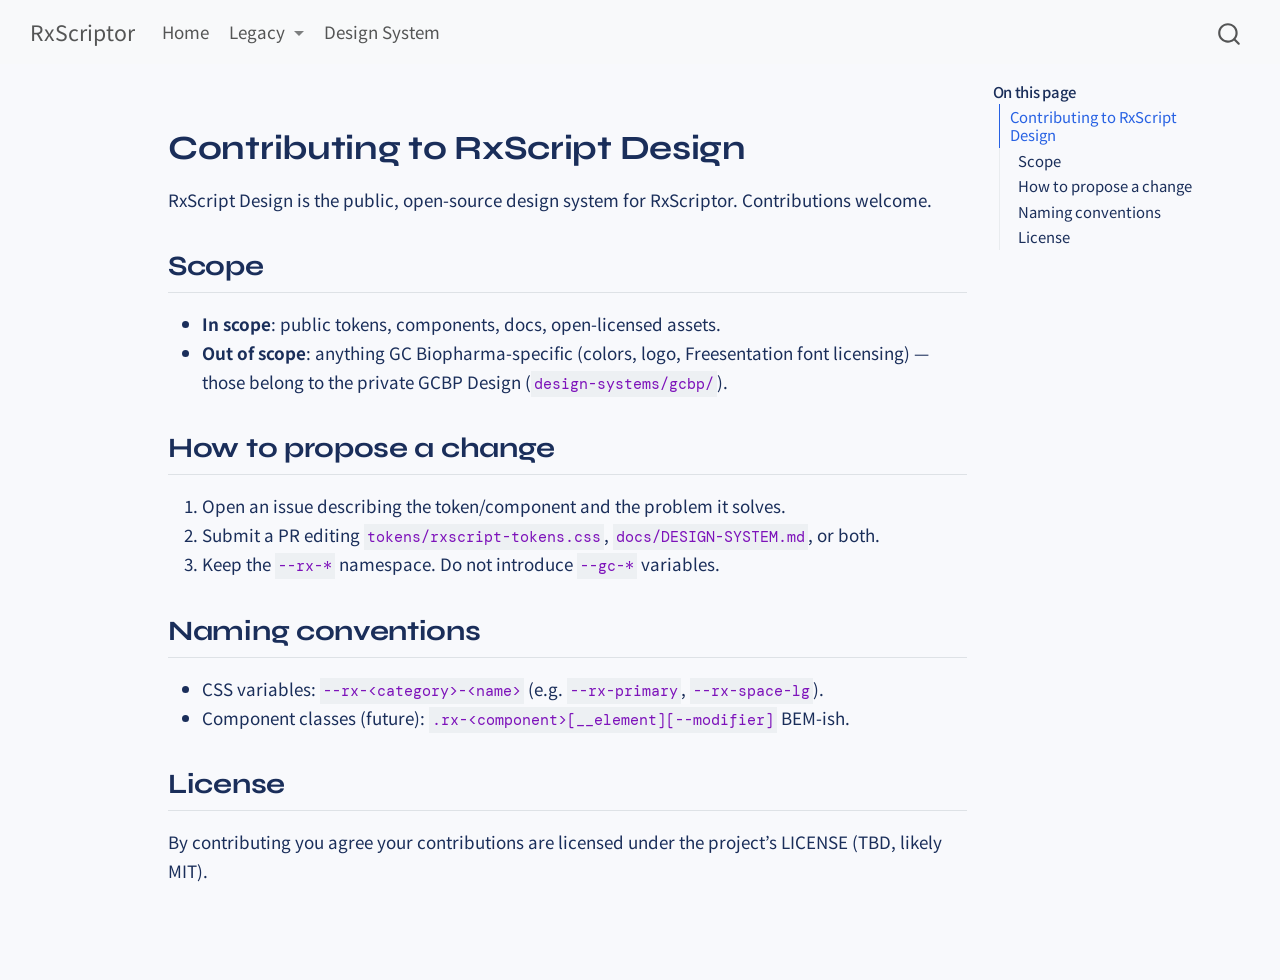
<file: design-systems/rxscript/docs/CONTRIBUTING.html>
<!DOCTYPE html>
<html xmlns="http://www.w3.org/1999/xhtml" lang="en" xml:lang="en"><head>

<meta charset="utf-8">
<meta name="generator" content="quarto-1.9.37">

<meta name="viewport" content="width=device-width, initial-scale=1.0, user-scalable=yes">


<title>contributing – RxScriptor</title>
<style>
/* Default styles provided by pandoc.
** See https://pandoc.org/MANUAL.html#variables-for-html for config info.
*/
code{white-space: pre-wrap;}
span.smallcaps{font-variant: small-caps;}
div.columns{display: flex; gap: min(4vw, 1.5em);}
div.column{flex: auto; overflow-x: auto;}
div.hanging-indent{margin-left: 1.5em; text-indent: -1.5em;}
ul.task-list{list-style: none;}
ul.task-list li input[type="checkbox"] {
  width: 0.8em;
  margin: 0 0.8em 0.2em -1em; /* quarto-specific, see https://github.com/quarto-dev/quarto-cli/issues/4556 */ 
  vertical-align: middle;
}
</style>


<script src="../../../site_libs/quarto-nav/quarto-nav.js"></script>
<script src="../../../site_libs/quarto-nav/headroom.min.js"></script>
<script src="../../../site_libs/clipboard/clipboard.min.js"></script>
<script src="../../../site_libs/quarto-search/autocomplete.umd.js"></script>
<script src="../../../site_libs/quarto-search/fuse.min.js"></script>
<script src="../../../site_libs/quarto-search/quarto-search.js"></script>
<meta name="quarto:offset" content="../../../">
<script src="../../../site_libs/quarto-html/quarto.js" type="module"></script>
<script src="../../../site_libs/quarto-html/tabsets/tabsets.js" type="module"></script>
<script src="../../../site_libs/quarto-html/popper.min.js"></script>
<script src="../../../site_libs/quarto-html/tippy.umd.min.js"></script>
<script src="../../../site_libs/quarto-html/anchor.min.js"></script>
<link href="../../../site_libs/quarto-html/tippy.css" rel="stylesheet">
<link href="../../../site_libs/quarto-html/quarto-syntax-highlighting-7f8f88aac4f3542376d5c11b86a4c14d.css" rel="stylesheet" id="quarto-text-highlighting-styles">
<script src="../../../site_libs/bootstrap/bootstrap.min.js"></script>
<link href="../../../site_libs/bootstrap/bootstrap-icons.css" rel="stylesheet">
<link href="../../../site_libs/bootstrap/bootstrap-4897d45d2f75ed4f519693be625836c5.min.css" rel="stylesheet" append-hash="true" id="quarto-bootstrap" data-mode="light">
<script id="quarto-search-options" type="application/json">{
  "location": "navbar",
  "copy-button": false,
  "collapse-after": 3,
  "panel-placement": "end",
  "type": "overlay",
  "limit": 50,
  "keyboard-shortcut": [
    "f",
    "/",
    "s"
  ],
  "show-item-context": false,
  "language": {
    "search-no-results-text": "No results",
    "search-matching-documents-text": "matching documents",
    "search-copy-link-title": "Copy link to search",
    "search-hide-matches-text": "Hide additional matches",
    "search-more-match-text": "more match in this document",
    "search-more-matches-text": "more matches in this document",
    "search-clear-button-title": "Clear",
    "search-text-placeholder": "",
    "search-detached-cancel-button-title": "Cancel",
    "search-submit-button-title": "Submit",
    "search-label": "Search"
  }
}</script>


<link rel="stylesheet" href="../../../design-systems/rxscript/tokens/rxscript-tokens.css">
<link rel="stylesheet" href="../../../assets/css/styles.css">
</head>

<body class="nav-fixed quarto-light">

<div id="quarto-search-results"></div>
  <header id="quarto-header" class="headroom fixed-top">
    <nav class="navbar navbar-expand-lg " data-bs-theme="dark">
      <div class="navbar-container container-fluid">
      <div class="navbar-brand-container mx-auto">
    <a class="navbar-brand" href="../../../index.html">
    <span class="navbar-title">RxScriptor</span>
    </a>
  </div>
            <div id="quarto-search" class="" title="Search"></div>
          <button class="navbar-toggler" type="button" data-bs-toggle="collapse" data-bs-target="#navbarCollapse" aria-controls="navbarCollapse" role="menu" aria-expanded="false" aria-label="Toggle navigation" onclick="if (window.quartoToggleHeadroom) { window.quartoToggleHeadroom(); }">
  <span class="navbar-toggler-icon"></span>
</button>
          <div class="collapse navbar-collapse" id="navbarCollapse">
            <ul class="navbar-nav navbar-nav-scroll me-auto">
  <li class="nav-item">
    <a class="nav-link" href="../../../index.html"> 
<span class="menu-text">Home</span></a>
  </li>  
  <li class="nav-item dropdown ">
    <a class="nav-link dropdown-toggle" href="#" id="nav-menu-legacy" role="link" data-bs-toggle="dropdown" aria-expanded="false">
 <span class="menu-text">Legacy</span>
    </a>
    <ul class="dropdown-menu" aria-labelledby="nav-menu-legacy">    
        <li>
    <a class="dropdown-item" href="../../../projects/_legacy/literature/summaries/">
 <span class="dropdown-text">Literature</span></a>
  </li>  
        <li>
    <a class="dropdown-item" href="../../../projects/_legacy/briefing/reports/">
 <span class="dropdown-text">Briefings</span></a>
  </li>  
    </ul>
  </li>
  <li class="nav-item">
    <a class="nav-link" href="../../../design-systems/rxscript/docs/DESIGN-SYSTEM.html"> 
<span class="menu-text">Design System</span></a>
  </li>  
</ul>
          </div> <!-- /navcollapse -->
            <div class="quarto-navbar-tools">
</div>
      </div> <!-- /container-fluid -->
    </nav>
</header>
<!-- content -->
<div id="quarto-content" class="quarto-container page-columns page-rows-contents page-layout-article page-navbar">
<!-- sidebar -->
<!-- margin-sidebar -->
    <div id="quarto-margin-sidebar" class="sidebar margin-sidebar">
        <nav id="TOC" role="doc-toc" class="toc-active">
    <h2 id="toc-title">On this page</h2>
   
  <ul>
  <li><a href="#contributing-to-rxscript-design" id="toc-contributing-to-rxscript-design" class="nav-link active" data-scroll-target="#contributing-to-rxscript-design">Contributing to RxScript Design</a>
  <ul class="collapse">
  <li><a href="#scope" id="toc-scope" class="nav-link" data-scroll-target="#scope">Scope</a></li>
  <li><a href="#how-to-propose-a-change" id="toc-how-to-propose-a-change" class="nav-link" data-scroll-target="#how-to-propose-a-change">How to propose a change</a></li>
  <li><a href="#naming-conventions" id="toc-naming-conventions" class="nav-link" data-scroll-target="#naming-conventions">Naming conventions</a></li>
  <li><a href="#license" id="toc-license" class="nav-link" data-scroll-target="#license">License</a></li>
  </ul></li>
  </ul>
</nav>
    </div>
<!-- main -->
<main class="content" id="quarto-document-content"><header id="title-block-header" class="quarto-title-block"></header>




<section id="contributing-to-rxscript-design" class="level1">
<h1>Contributing to RxScript Design</h1>
<p>RxScript Design is the public, open-source design system for RxScriptor. Contributions welcome.</p>
<section id="scope" class="level2">
<h2 class="anchored" data-anchor-id="scope">Scope</h2>
<ul>
<li><strong>In scope</strong>: public tokens, components, docs, open-licensed assets.</li>
<li><strong>Out of scope</strong>: anything GC Biopharma-specific (colors, logo, Freesentation font licensing) — those belong to the private GCBP Design (<code>design-systems/gcbp/</code>).</li>
</ul>
</section>
<section id="how-to-propose-a-change" class="level2">
<h2 class="anchored" data-anchor-id="how-to-propose-a-change">How to propose a change</h2>
<ol type="1">
<li>Open an issue describing the token/component and the problem it solves.</li>
<li>Submit a PR editing <code>tokens/rxscript-tokens.css</code>, <code>docs/DESIGN-SYSTEM.md</code>, or both.</li>
<li>Keep the <code>--rx-*</code> namespace. Do not introduce <code>--gc-*</code> variables.</li>
</ol>
</section>
<section id="naming-conventions" class="level2">
<h2 class="anchored" data-anchor-id="naming-conventions">Naming conventions</h2>
<ul>
<li>CSS variables: <code>--rx-&lt;category&gt;-&lt;name&gt;</code> (e.g.&nbsp;<code>--rx-primary</code>, <code>--rx-space-lg</code>).</li>
<li>Component classes (future): <code>.rx-&lt;component&gt;[__element][--modifier]</code> BEM-ish.</li>
</ul>
</section>
<section id="license" class="level2">
<h2 class="anchored" data-anchor-id="license">License</h2>
<p>By contributing you agree your contributions are licensed under the project’s LICENSE (TBD, likely MIT).</p>


</section>
</section>

</main> <!-- /main -->
<script id="quarto-html-after-body" type="application/javascript">
  window.document.addEventListener("DOMContentLoaded", function (event) {
    const icon = "";
    const anchorJS = new window.AnchorJS();
    anchorJS.options = {
      placement: 'right',
      icon: icon
    };
    anchorJS.add('.anchored');
    const isCodeAnnotation = (el) => {
      for (const clz of el.classList) {
        if (clz.startsWith('code-annotation-')) {                     
          return true;
        }
      }
      return false;
    }
    const onCopySuccess = function(e) {
      // button target
      const button = e.trigger;
      // don't keep focus
      button.blur();
      // flash "checked"
      button.classList.add('code-copy-button-checked');
      var currentTitle = button.getAttribute("title");
      button.setAttribute("title", "Copied!");
      let tooltip;
      if (window.bootstrap) {
        button.setAttribute("data-bs-toggle", "tooltip");
        button.setAttribute("data-bs-placement", "left");
        button.setAttribute("data-bs-title", "Copied!");
        tooltip = new bootstrap.Tooltip(button, 
          { trigger: "manual", 
            customClass: "code-copy-button-tooltip",
            offset: [0, -8]});
        tooltip.show();    
      }
      setTimeout(function() {
        if (tooltip) {
          tooltip.hide();
          button.removeAttribute("data-bs-title");
          button.removeAttribute("data-bs-toggle");
          button.removeAttribute("data-bs-placement");
        }
        button.setAttribute("title", currentTitle);
        button.classList.remove('code-copy-button-checked');
      }, 1000);
      // clear code selection
      e.clearSelection();
    }
    const getTextToCopy = function(trigger) {
      const outerScaffold = trigger.parentElement.cloneNode(true);
      const codeEl = outerScaffold.querySelector('code');
      for (const childEl of codeEl.children) {
        if (isCodeAnnotation(childEl)) {
          childEl.remove();
        }
      }
      return codeEl.innerText;
    }
    const clipboard = new window.ClipboardJS('.code-copy-button:not([data-in-quarto-modal])', {
      text: getTextToCopy
    });
    clipboard.on('success', onCopySuccess);
    if (window.document.getElementById('quarto-embedded-source-code-modal')) {
      const clipboardModal = new window.ClipboardJS('.code-copy-button[data-in-quarto-modal]', {
        text: getTextToCopy,
        container: window.document.getElementById('quarto-embedded-source-code-modal')
      });
      clipboardModal.on('success', onCopySuccess);
    }
      var localhostRegex = new RegExp(/^(?:http|https):\/\/localhost\:?[0-9]*\//);
      var mailtoRegex = new RegExp(/^mailto:/);
        var filterRegex = new RegExp('/' + window.location.host + '/');
      var isInternal = (href) => {
          return filterRegex.test(href) || localhostRegex.test(href) || mailtoRegex.test(href);
      }
      // Inspect non-navigation links and adorn them if external
     var links = window.document.querySelectorAll('a[href]:not(.nav-link):not(.navbar-brand):not(.toc-action):not(.sidebar-link):not(.sidebar-item-toggle):not(.pagination-link):not(.no-external):not([aria-hidden]):not(.dropdown-item):not(.quarto-navigation-tool):not(.about-link)');
      for (var i=0; i<links.length; i++) {
        const link = links[i];
        if (!isInternal(link.href)) {
          // undo the damage that might have been done by quarto-nav.js in the case of
          // links that we want to consider external
          if (link.dataset.originalHref !== undefined) {
            link.href = link.dataset.originalHref;
          }
        }
      }
    function tippyHover(el, contentFn, onTriggerFn, onUntriggerFn) {
      const config = {
        allowHTML: true,
        maxWidth: 500,
        delay: 100,
        arrow: false,
        appendTo: function(el) {
            return el.parentElement;
        },
        interactive: true,
        interactiveBorder: 10,
        theme: 'quarto',
        placement: 'bottom-start',
      };
      if (contentFn) {
        config.content = contentFn;
      }
      if (onTriggerFn) {
        config.onTrigger = onTriggerFn;
      }
      if (onUntriggerFn) {
        config.onUntrigger = onUntriggerFn;
      }
      window.tippy(el, config); 
    }
    const noterefs = window.document.querySelectorAll('a[role="doc-noteref"]');
    for (var i=0; i<noterefs.length; i++) {
      const ref = noterefs[i];
      tippyHover(ref, function() {
        // use id or data attribute instead here
        let href = ref.getAttribute('data-footnote-href') || ref.getAttribute('href');
        try { href = new URL(href).hash; } catch {}
        const id = href.replace(/^#\/?/, "");
        const note = window.document.getElementById(id);
        if (note) {
          return note.innerHTML;
        } else {
          return "";
        }
      });
    }
    const xrefs = window.document.querySelectorAll('a.quarto-xref');
    const processXRef = (id, note) => {
      // Strip column container classes
      const stripColumnClz = (el) => {
        el.classList.remove("page-full", "page-columns");
        if (el.children) {
          for (const child of el.children) {
            stripColumnClz(child);
          }
        }
      }
      stripColumnClz(note)
      if (id === null || id.startsWith('sec-')) {
        // Special case sections, only their first couple elements
        const container = document.createElement("div");
        if (note.children && note.children.length > 2) {
          container.appendChild(note.children[0].cloneNode(true));
          for (let i = 1; i < note.children.length; i++) {
            const child = note.children[i];
            if (child.tagName === "P" && child.innerText === "") {
              continue;
            } else {
              container.appendChild(child.cloneNode(true));
              break;
            }
          }
          if (window.Quarto?.typesetMath) {
            window.Quarto.typesetMath(container);
          }
          return container.innerHTML
        } else {
          if (window.Quarto?.typesetMath) {
            window.Quarto.typesetMath(note);
          }
          return note.innerHTML;
        }
      } else {
        // Remove any anchor links if they are present
        const anchorLink = note.querySelector('a.anchorjs-link');
        if (anchorLink) {
          anchorLink.remove();
        }
        if (window.Quarto?.typesetMath) {
          window.Quarto.typesetMath(note);
        }
        if (note.classList.contains("callout")) {
          return note.outerHTML;
        } else {
          return note.innerHTML;
        }
      }
    }
    for (var i=0; i<xrefs.length; i++) {
      const xref = xrefs[i];
      tippyHover(xref, undefined, function(instance) {
        instance.disable();
        let url = xref.getAttribute('href');
        let hash = undefined; 
        if (url.startsWith('#')) {
          hash = url;
        } else {
          try { hash = new URL(url).hash; } catch {}
        }
        if (hash) {
          const id = hash.replace(/^#\/?/, "");
          const note = window.document.getElementById(id);
          if (note !== null) {
            try {
              const html = processXRef(id, note.cloneNode(true));
              instance.setContent(html);
            } finally {
              instance.enable();
              instance.show();
            }
          } else {
            // See if we can fetch this
            fetch(url.split('#')[0])
            .then(res => res.text())
            .then(html => {
              const parser = new DOMParser();
              const htmlDoc = parser.parseFromString(html, "text/html");
              const note = htmlDoc.getElementById(id);
              if (note !== null) {
                const html = processXRef(id, note);
                instance.setContent(html);
              } 
            }).finally(() => {
              instance.enable();
              instance.show();
            });
          }
        } else {
          // See if we can fetch a full url (with no hash to target)
          // This is a special case and we should probably do some content thinning / targeting
          fetch(url)
          .then(res => res.text())
          .then(html => {
            const parser = new DOMParser();
            const htmlDoc = parser.parseFromString(html, "text/html");
            const note = htmlDoc.querySelector('main.content');
            if (note !== null) {
              // This should only happen for chapter cross references
              // (since there is no id in the URL)
              // remove the first header
              if (note.children.length > 0 && note.children[0].tagName === "HEADER") {
                note.children[0].remove();
              }
              const html = processXRef(null, note);
              instance.setContent(html);
            } 
          }).finally(() => {
            instance.enable();
            instance.show();
          });
        }
      }, function(instance) {
      });
    }
        let selectedAnnoteEl;
        const selectorForAnnotation = ( cell, annotation) => {
          let cellAttr = 'data-code-cell="' + cell + '"';
          let lineAttr = 'data-code-annotation="' +  annotation + '"';
          const selector = 'span[' + cellAttr + '][' + lineAttr + ']';
          return selector;
        }
        const selectCodeLines = (annoteEl) => {
          const doc = window.document;
          const targetCell = annoteEl.getAttribute("data-target-cell");
          const targetAnnotation = annoteEl.getAttribute("data-target-annotation");
          const annoteSpan = window.document.querySelector(selectorForAnnotation(targetCell, targetAnnotation));
          const lines = annoteSpan.getAttribute("data-code-lines").split(",");
          const lineIds = lines.map((line) => {
            return targetCell + "-" + line;
          })
          let top = null;
          let height = null;
          let parent = null;
          if (lineIds.length > 0) {
              //compute the position of the single el (top and bottom and make a div)
              const el = window.document.getElementById(lineIds[0]);
              top = el.offsetTop;
              height = el.offsetHeight;
              parent = el.parentElement.parentElement;
            if (lineIds.length > 1) {
              const lastEl = window.document.getElementById(lineIds[lineIds.length - 1]);
              const bottom = lastEl.offsetTop + lastEl.offsetHeight;
              height = bottom - top;
            }
            if (top !== null && height !== null && parent !== null) {
              // cook up a div (if necessary) and position it 
              let div = window.document.getElementById("code-annotation-line-highlight");
              if (div === null) {
                div = window.document.createElement("div");
                div.setAttribute("id", "code-annotation-line-highlight");
                div.style.position = 'absolute';
                parent.appendChild(div);
              }
              div.style.top = top - 2 + "px";
              div.style.height = height + 4 + "px";
              div.style.left = 0;
              let gutterDiv = window.document.getElementById("code-annotation-line-highlight-gutter");
              if (gutterDiv === null) {
                gutterDiv = window.document.createElement("div");
                gutterDiv.setAttribute("id", "code-annotation-line-highlight-gutter");
                gutterDiv.style.position = 'absolute';
                const codeCell = window.document.getElementById(targetCell);
                const gutter = codeCell.querySelector('.code-annotation-gutter');
                gutter.appendChild(gutterDiv);
              }
              gutterDiv.style.top = top - 2 + "px";
              gutterDiv.style.height = height + 4 + "px";
            }
            selectedAnnoteEl = annoteEl;
          }
        };
        const unselectCodeLines = () => {
          const elementsIds = ["code-annotation-line-highlight", "code-annotation-line-highlight-gutter"];
          elementsIds.forEach((elId) => {
            const div = window.document.getElementById(elId);
            if (div) {
              div.remove();
            }
          });
          selectedAnnoteEl = undefined;
        };
          // Handle positioning of the toggle
      window.addEventListener(
        "resize",
        throttle(() => {
          elRect = undefined;
          if (selectedAnnoteEl) {
            selectCodeLines(selectedAnnoteEl);
          }
        }, 10)
      );
      function throttle(fn, ms) {
      let throttle = false;
      let timer;
        return (...args) => {
          if(!throttle) { // first call gets through
              fn.apply(this, args);
              throttle = true;
          } else { // all the others get throttled
              if(timer) clearTimeout(timer); // cancel #2
              timer = setTimeout(() => {
                fn.apply(this, args);
                timer = throttle = false;
              }, ms);
          }
        };
      }
        // Attach click handler to the DT
        const annoteDls = window.document.querySelectorAll('dt[data-target-cell]');
        for (const annoteDlNode of annoteDls) {
          annoteDlNode.addEventListener('click', (event) => {
            const clickedEl = event.target;
            if (clickedEl !== selectedAnnoteEl) {
              unselectCodeLines();
              const activeEl = window.document.querySelector('dt[data-target-cell].code-annotation-active');
              if (activeEl) {
                activeEl.classList.remove('code-annotation-active');
              }
              selectCodeLines(clickedEl);
              clickedEl.classList.add('code-annotation-active');
            } else {
              // Unselect the line
              unselectCodeLines();
              clickedEl.classList.remove('code-annotation-active');
            }
          });
        }
    const findCites = (el) => {
      const parentEl = el.parentElement;
      if (parentEl) {
        const cites = parentEl.dataset.cites;
        if (cites) {
          return {
            el,
            cites: cites.split(' ')
          };
        } else {
          return findCites(el.parentElement)
        }
      } else {
        return undefined;
      }
    };
    var bibliorefs = window.document.querySelectorAll('a[role="doc-biblioref"]');
    for (var i=0; i<bibliorefs.length; i++) {
      const ref = bibliorefs[i];
      const citeInfo = findCites(ref);
      if (citeInfo) {
        tippyHover(citeInfo.el, function() {
          var popup = window.document.createElement('div');
          citeInfo.cites.forEach(function(cite) {
            var citeDiv = window.document.createElement('div');
            citeDiv.classList.add('hanging-indent');
            citeDiv.classList.add('csl-entry');
            var biblioDiv = window.document.getElementById('ref-' + cite);
            if (biblioDiv) {
              citeDiv.innerHTML = biblioDiv.innerHTML;
            }
            popup.appendChild(citeDiv);
          });
          return popup.innerHTML;
        });
      }
    }
  });
  </script>
</div> <!-- /content -->




</body></html>
</file>
<file: site_libs/quarto-html/tippy.css>
.tippy-box[data-animation=fade][data-state=hidden]{opacity:0}[data-tippy-root]{max-width:calc(100vw - 10px)}.tippy-box{position:relative;background-color:#333;color:#fff;border-radius:4px;font-size:14px;line-height:1.4;white-space:normal;outline:0;transition-property:transform,visibility,opacity}.tippy-box[data-placement^=top]>.tippy-arrow{bottom:0}.tippy-box[data-placement^=top]>.tippy-arrow:before{bottom:-7px;left:0;border-width:8px 8px 0;border-top-color:initial;transform-origin:center top}.tippy-box[data-placement^=bottom]>.tippy-arrow{top:0}.tippy-box[data-placement^=bottom]>.tippy-arrow:before{top:-7px;left:0;border-width:0 8px 8px;border-bottom-color:initial;transform-origin:center bottom}.tippy-box[data-placement^=left]>.tippy-arrow{right:0}.tippy-box[data-placement^=left]>.tippy-arrow:before{border-width:8px 0 8px 8px;border-left-color:initial;right:-7px;transform-origin:center left}.tippy-box[data-placement^=right]>.tippy-arrow{left:0}.tippy-box[data-placement^=right]>.tippy-arrow:before{left:-7px;border-width:8px 8px 8px 0;border-right-color:initial;transform-origin:center right}.tippy-box[data-inertia][data-state=visible]{transition-timing-function:cubic-bezier(.54,1.5,.38,1.11)}.tippy-arrow{width:16px;height:16px;color:#333}.tippy-arrow:before{content:"";position:absolute;border-color:transparent;border-style:solid}.tippy-content{position:relative;padding:5px 9px;z-index:1}
</file>
<file: site_libs/quarto-html/quarto-syntax-highlighting-7f8f88aac4f3542376d5c11b86a4c14d.css>
/* quarto syntax highlight colors */
:root {
  --quarto-hl-ot-color: #003B4F;
  --quarto-hl-at-color: #657422;
  --quarto-hl-ss-color: #20794D;
  --quarto-hl-an-color: #5E5E5E;
  --quarto-hl-fu-color: #4758AB;
  --quarto-hl-st-color: #20794D;
  --quarto-hl-cf-color: #003B4F;
  --quarto-hl-op-color: #5E5E5E;
  --quarto-hl-er-color: #AD0000;
  --quarto-hl-bn-color: #AD0000;
  --quarto-hl-al-color: #AD0000;
  --quarto-hl-va-color: #111111;
  --quarto-hl-bu-color: inherit;
  --quarto-hl-ex-color: inherit;
  --quarto-hl-pp-color: #AD0000;
  --quarto-hl-in-color: #5E5E5E;
  --quarto-hl-vs-color: #20794D;
  --quarto-hl-wa-color: #5E5E5E;
  --quarto-hl-do-color: #5E5E5E;
  --quarto-hl-im-color: #00769E;
  --quarto-hl-ch-color: #20794D;
  --quarto-hl-dt-color: #AD0000;
  --quarto-hl-fl-color: #AD0000;
  --quarto-hl-co-color: #5E5E5E;
  --quarto-hl-cv-color: #5E5E5E;
  --quarto-hl-cn-color: #8f5902;
  --quarto-hl-sc-color: #5E5E5E;
  --quarto-hl-dv-color: #AD0000;
  --quarto-hl-kw-color: #003B4F;
}

/* other quarto variables */
:root {
  --quarto-font-monospace: SFMono-Regular, Menlo, Monaco, Consolas, "Liberation Mono", "Courier New", monospace;
}

/* syntax highlight based on Pandoc's rules */
pre > code.sourceCode > span {
  color: #003B4F;
}

code.sourceCode > span {
  color: #003B4F;
}

div.sourceCode,
div.sourceCode pre.sourceCode {
  color: #003B4F;
}

/* Normal */
code span {
  color: #003B4F;
}

/* Alert */
code span.al {
  color: #AD0000;
  font-style: inherit;
}

/* Annotation */
code span.an {
  color: #5E5E5E;
  font-style: inherit;
}

/* Attribute */
code span.at {
  color: #657422;
  font-style: inherit;
}

/* BaseN */
code span.bn {
  color: #AD0000;
  font-style: inherit;
}

/* BuiltIn */
code span.bu {
  font-style: inherit;
}

/* ControlFlow */
code span.cf {
  color: #003B4F;
  font-weight: bold;
  font-style: inherit;
}

/* Char */
code span.ch {
  color: #20794D;
  font-style: inherit;
}

/* Constant */
code span.cn {
  color: #8f5902;
  font-style: inherit;
}

/* Comment */
code span.co {
  color: #5E5E5E;
  font-style: inherit;
}

/* CommentVar */
code span.cv {
  color: #5E5E5E;
  font-style: italic;
}

/* Documentation */
code span.do {
  color: #5E5E5E;
  font-style: italic;
}

/* DataType */
code span.dt {
  color: #AD0000;
  font-style: inherit;
}

/* DecVal */
code span.dv {
  color: #AD0000;
  font-style: inherit;
}

/* Error */
code span.er {
  color: #AD0000;
  font-style: inherit;
}

/* Extension */
code span.ex {
  font-style: inherit;
}

/* Float */
code span.fl {
  color: #AD0000;
  font-style: inherit;
}

/* Function */
code span.fu {
  color: #4758AB;
  font-style: inherit;
}

/* Import */
code span.im {
  color: #00769E;
  font-style: inherit;
}

/* Information */
code span.in {
  color: #5E5E5E;
  font-style: inherit;
}

/* Keyword */
code span.kw {
  color: #003B4F;
  font-weight: bold;
  font-style: inherit;
}

/* Operator */
code span.op {
  color: #5E5E5E;
  font-style: inherit;
}

/* Other */
code span.ot {
  color: #003B4F;
  font-style: inherit;
}

/* Preprocessor */
code span.pp {
  color: #AD0000;
  font-style: inherit;
}

/* SpecialChar */
code span.sc {
  color: #5E5E5E;
  font-style: inherit;
}

/* SpecialString */
code span.ss {
  color: #20794D;
  font-style: inherit;
}

/* String */
code span.st {
  color: #20794D;
  font-style: inherit;
}

/* Variable */
code span.va {
  color: #111111;
  font-style: inherit;
}

/* VerbatimString */
code span.vs {
  color: #20794D;
  font-style: inherit;
}

/* Warning */
code span.wa {
  color: #5E5E5E;
  font-style: italic;
}

.prevent-inlining {
  content: "</";
}

/*# sourceMappingURL=789ad8cd35626ba772517505b42a116e.css.map */
</file>
<file: design-systems/rxscript/tokens/rxscript-tokens.css>
/* ==========================================================================
   RxScript Design · v0.2 — Clinical White
   Public design tokens for RxScriptor
   Synced with rxscript-tokens.json (single source of truth).
   Namespace: --rx-* (GCBP uses --gc-*).
   ========================================================================== */

@import url('https://fonts.googleapis.com/css2?family=Syne:wght@700;800&family=Crimson+Pro:ital,wght@1,400;1,600&family=DM+Mono:wght@300;400;500&family=Noto+Sans+KR:wght@300;400;500&display=swap');

:root {
  /* ---- Colors: Primary ---- */
  --rx-primary:        #1A2E5A;  /* Deep Navy — Rx, titles, borders */
  --rx-primary-light:  #2A3F6F;
  --rx-accent:         #E8365D;  /* Scientific Red — Scriptor, CTA */
  --rx-secondary:      #5B8DB8;  /* Steel Blue — sub-accents, tags */

  /* ---- Colors: Neutral ---- */
  --rx-ink:            #1A2E5A;  /* Body text (= Navy) */
  --rx-ink-muted:      #828C9B;  /* Muted text (Steel Gray) */
  --rx-surface:        #FFFFFF;
  --rx-surface-alt:    #F8F9FC;  /* Off-white background */
  --rx-surface-sunk:   #F0F1F7;  /* Sidebar / subtle fill */
  --rx-border:         #DDE0ED;

  /* ---- Colors: Dark variant (for banners) ---- */
  --rx-dark-bg:        #0D1225;

  /* ---- Colors: Semantic ---- */
  --rx-success:        #1A7F37;
  --rx-warning:        #9A6700;
  --rx-danger:         #E8365D;
  --rx-info:           #5B8DB8;

  /* ---- Typography ---- */
  --rx-font-wordmark-rx:       'Syne', sans-serif;
  --rx-font-wordmark-scriptor: 'Crimson Pro', serif;
  --rx-font-body:              'DM Mono', monospace;
  --rx-font-korean:            'Noto Sans KR', sans-serif;
  --rx-font-family: 'Noto Sans KR', 'DM Mono', system-ui, -apple-system, "Segoe UI", sans-serif;
  --rx-font-mono:   'DM Mono', ui-monospace, "SF Mono", Menlo, Consolas, monospace;

  --rx-fw-regular:   400;
  --rx-fw-medium:    500;
  --rx-fw-semibold:  600;
  --rx-fw-bold:      700;
  --rx-fw-extrabold: 800;

  /* ---- Spacing ---- */
  --rx-space-xs:  4px;
  --rx-space-sm:  8px;
  --rx-space-md:  12px;
  --rx-space-lg:  24px;
  --rx-space-xl:  48px;

  /* ---- Border radius ---- */
  --rx-radius-sm:   4px;
  --rx-radius-md:   8px;
  --rx-radius-lg:   12px;
  --rx-radius-pill: 999px;
}

/* --------------------------------------------------------------------------
   Base typography — Clinical White
   -------------------------------------------------------------------------- */
body {
  font-family: var(--rx-font-family);
  color: var(--rx-ink);
  background: var(--rx-surface-alt);
  line-height: 1.7;
}

h1, h2, h3, h4, h5, h6 {
  font-family: var(--rx-font-wordmark-rx);
  color: var(--rx-primary);
  font-weight: var(--rx-fw-bold);
  letter-spacing: -0.3px;
}

code, pre { font-family: var(--rx-font-mono); }

a { color: var(--rx-accent); }
a:hover { color: var(--rx-primary); }
</file>
<file: assets/css/styles.css>
/* RxScriptor custom styles
 *
 * Design tokens are loaded via _quarto.yml (RxScript by default) and per-project
 * _metadata.yml overrides (e.g. GCBP projects load gcbp-tokens.css). Keep this
 * file for site-wide tweaks that apply regardless of design system.
 */

body {
  font-family: var(--rx-font-family, -apple-system, BlinkMacSystemFont, "Segoe UI", sans-serif);
}
</file>
